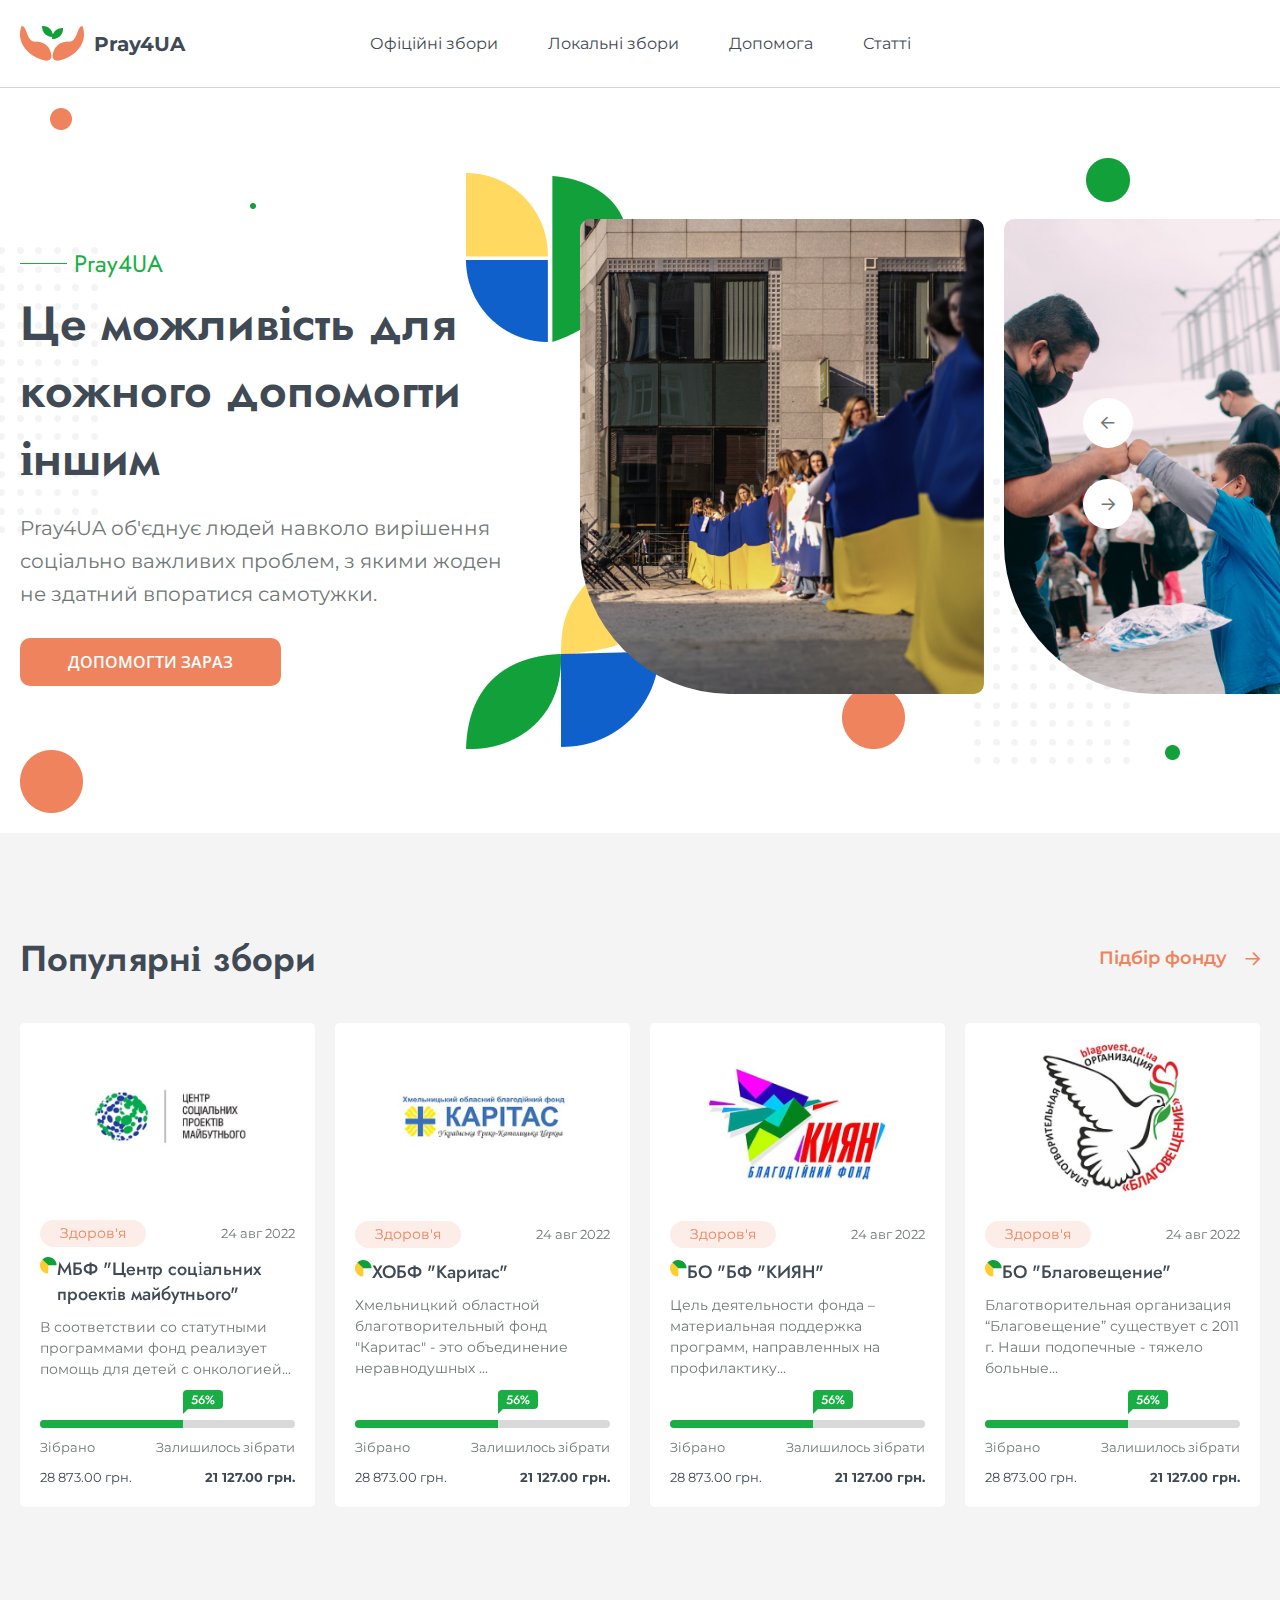
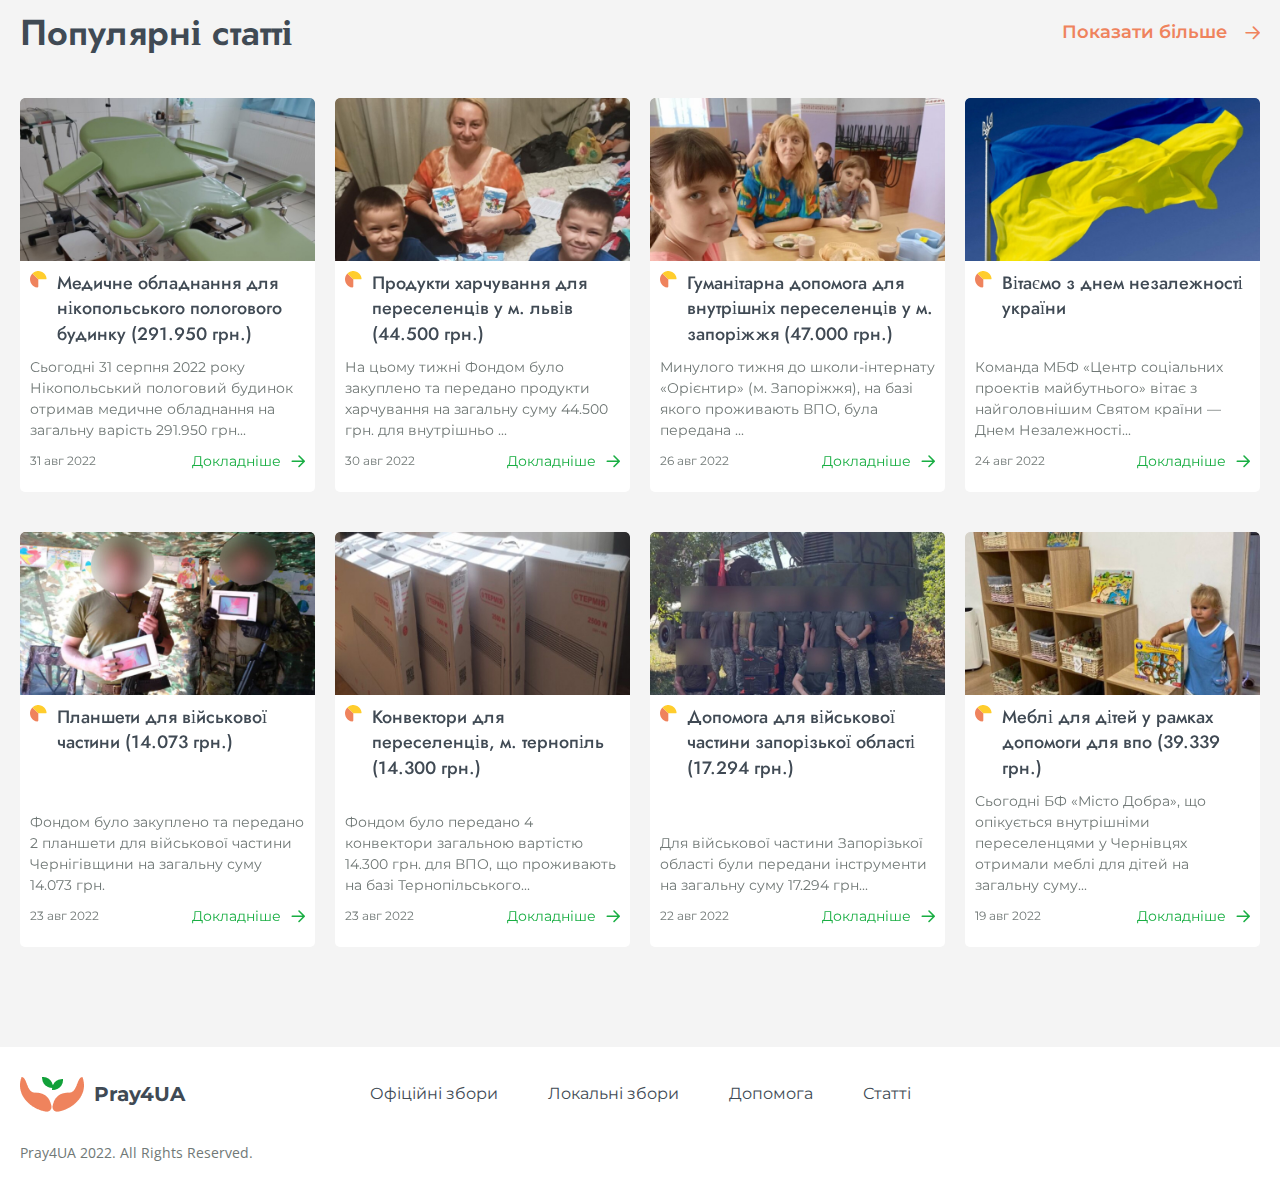
<file: index.html>
<!DOCTYPE html>
<html lang="en">

<head>
	<meta charset="UTF-8">
	<meta http-equiv="X-UA-Compatible" content="IE=edge">
	<meta name="viewport" content="width=device-width, initial-scale=1.0">
	<link rel="stylesheet" href="css/style.css">
	<link rel="stylesheet" href="css/iconsfonts.css">
	<link rel="stylesheet" href="https://unpkg.com/swiper@8/swiper-bundle.min.css">
	<title>Document</title>
</head>

<body>
	<div class="wrapper">
		<header class="header">
			<div class="header__content container">
				<a href="#" class="header__logo logo">
					<img src="img/header-footer/logo.png" alt="logo">
					<span>Pray4UA</span>
				</a>
				<div class="header__icon">
					<span></span>
				</div>
				<nav class="header__menu menu">
					<ul class="menu__list">
						<li>
							<a href="#" class="menu__link">Офіційні збори</a>
						</li>
						<li>
							<a href="#" class="menu__link">Локальні збори</a>
						</li>
						<li>
							<a href="#" class="menu__link">Допомога</a>
						</li>
						<li>
							<a href="#" class="menu__link">Статті</a>
						</li>
					</ul>
				</nav>
			</div>
		</header>
		<main>
			<div class="top-block">
				<div class="top-block__slider slider-top-block">
					<div class="slider-top-block__container swiper-container">
						<div class="slider-top-block__wrapper swiper-wrapper">
							<div class="slider-top-block__slide swiper-slide">
								<img src="img/main-page/top-block/photo1.jpg" alt="photo">
							</div>
							<div class="slider-top-block__slide swiper-slide">
								<img src="img/main-page/top-block/photo2.jpg" alt="photo">
							</div>
							<div class="slider-top-block__slide swiper-slide">
								<img src="img/main-page/top-block/photo3.jpg" alt="photo">
							</div>
							<div class="slider-top-block__slide swiper-slide">
								<img src="img/main-page/top-block/photo4.jpg" alt="photo">
							</div>
						</div>
						<div class="swiper-button-prev _icon-vector-all"></div>
						<div class="swiper-button-next _icon-vector-all"></div>
					</div>
				</div>
				<div class="top-block__content container">
					<div class="top-block__left">
						<div class="top-block__name">Pray4UA</div>
						<div class="top-block__headline headline">
							<h1>Це можливість для кожного допомогти іншим</h1>
						</div>
						<div class="top-block__text">Pray4UA об'єднує людей навколо вирішення соціально важливих проблем, з
							якими жоден не здатний впоратися самотужки.
						</div>
						<a href="#" class="top-block__btn btn">Допомогти зараз</a>
					</div>
				</div>
			</div>
			<div class="items">
				<div class="items__dues-wrapper">
					<div class="items__content container">
						<div class="items__dues dues">
							<div class="dues__header items-header">
								<div class="items-header__headline-h2 headline-h2">
									<h2>Популярні збори</h2>
								</div>
								<a href="#popup" class="popup-link">Підбір фонду <span class="_icon-vector-all"></span></a>
							</div>
							<div class="dues__container items-slider swiper-container">
								<div class="dues__items swiper-wrapper">
									<div class="dues__due due swiper-slide">
										<a href="#" class="due__image">
											<img src="img/main-page/dues/item1.jpg" alt="due">
										</a>
										<div class="due__body">
											<div class="due__header">
												<span class="due__category">Здоров'я</span>
												<span class="due__date">24 авг 2022</span>
											</div>
											<div class="due__middle">
												<a href="#" class="due__headline">МБФ "Центр соціальних
													проектів майбутнього"</a>
												<div class="due__text">В соответствии со статутными программами фонд реализует
													помощь
													для
													детей с онкологией...</div>
											</div>
											<div class="due__footer">
												<div class="due__progress">
													<div class="due__window-progress">56%</div>
												</div>
												<div class="due__report">
													<div class="due__done">
														<span>Зiбрано</span>
														<span>28 873.00 грн.</span>
													</div>
													<div class="due__left">
														<span>Залишилось зiбрати</span>
														<span>21 127.00 грн.</span>
													</div>
												</div>
											</div>
										</div>
									</div>
									<div class="dues__due due swiper-slide">
										<a href="#" class="due__image">
											<img src="img/main-page/dues/item2.jpg" alt="due">
										</a>
										<div class="due__body">
											<div class="due__header">
												<span class="due__category">Здоров'я</span>
												<span class="due__date">24 авг 2022</span>
											</div>
											<div class="due__middle">
												<a href="#" class="due__headline">ХОБФ "Каритас"</a>
												<div class="due__text">Хмельницкий областной благотворительный фонд "Каритас" - это
													объединение неравнодушных ...</div>
											</div>
											<div class="due__footer">
												<div class="due__progress">
													<div class="due__window-progress">56%</div>
												</div>
												<div class="due__report">
													<div class="due__done">
														<span>Зiбрано</span>
														<span>28 873.00 грн.</span>
													</div>
													<div class="due__left">
														<span>Залишилось зiбрати</span>
														<span>21 127.00 грн.</span>
													</div>
												</div>
											</div>
										</div>
									</div>
									<div class="dues__due due swiper-slide">
										<a href="#" class="due__image">
											<img src="img/main-page/dues/item3.jpg" alt="due">
										</a>
										<div class="due__body">
											<div class="due__header">
												<span class="due__category">Здоров'я</span>
												<span class="due__date">24 авг 2022</span>
											</div>
											<div class="due__middle">
												<a href="#" class="due__headline">БО "БФ "КИЯН"</a>
												<div class="due__text">Цель деятельности фонда – материальная поддержка программ,
													направленных на профилактику...</div>
											</div>
											<div class="due__footer">
												<div class="due__progress">
													<div class="due__window-progress">56%</div>
												</div>
												<div class="due__report">
													<div class="due__done">
														<span>Зiбрано</span>
														<span>28 873.00 грн.</span>
													</div>
													<div class="due__left">
														<span>Залишилось зiбрати</span>
														<span>21 127.00 грн.</span>
													</div>
												</div>
											</div>
										</div>
									</div>
									<div class="dues__due due due_last swiper-slide">
										<a href="#" class="due__image">
											<img src="img/main-page/dues/item4.jpg" alt="due">
										</a>
										<div class="due__body">
											<div class="due__header">
												<span class="due__category">Здоров'я</span>
												<span class="due__date">24 авг 2022</span>
											</div>
											<div class="due__middle">
												<a href="#" class="due__headline">БО "Благовещение"</a>
												<div class="due__text">Благотворительная организация “Благовещение” существует с
													2011
													г.
													Наши подопечные - тяжело больные...</div>
											</div>
											<div class="due__footer">
												<div class="due__progress">
													<div class="due__window-progress">56%</div>
												</div>
												<div class="due__report">
													<div class="due__done">
														<span>Зiбрано</span>
														<span>28 873.00 грн.</span>
													</div>
													<div class="due__left">
														<span>Залишилось зiбрати</span>
														<span>21 127.00 грн.</span>
													</div>
												</div>
											</div>
										</div>
									</div>
								</div>
								<div class="swiper-button-prev _icon-vector-all"></div>
								<div class="swiper-button-next _icon-vector-all"></div>
							</div>
						</div>
					</div>
					<div id="popup" class="popup">
						<div class="popup__body">
							<div class="popup__content">
								<a href="#" class="popup__close close-popup"></a>
								<div class="popup__logo">
									<img src="img/main-page/dues/logo.png" alt="logo">
								</div>
								<div class="popup__headline preheadline">
									<h3>Підбір фонду</h3>
								</div>
								<form action="#" class="popup__form">
									<input type="number" placeholder="Сума">
									<div class="popup__select-wrapper">
										<div class="api__select select" id="select-1">
											<button type="button" class="select__toggle" data-select="toggle">Категорія
											</button>
											<div class="select__dropdown">
												<ul class="select__options">
													<li class="select__option" data-select="option" data-value="" data-index="1">
														Здоров'я
													</li>
													<li class="select__option" data-select="option" data-value="" data-index="2">
														Социальная помощь
													</li>
												</ul>
											</div>
										</div>
									</div>
									<div class="popup__btn-wrapper">
										<button type="submit" class="popup__btn btn">Підбір фонду</button>
									</div>
								</form>
							</div>
						</div>
					</div>
				</div>
				<div class="items__content container">
					<div class="items__articles articles">
						<div class="articles__header items-header">
							<div class="items-header__headline-h2 headline-h2">
								<h2>Популярні статті</h2>
							</div>
							<a href="#">Показати більше <span class="_icon-vector-all"></span></a>
						</div>
						<div class="articles__items">
							<div class="articles__container items-slider swiper-container">
								<div class="articles__items-wrapper swiper-wrapper">
									<div class="articles__article-wrapper  swiper-slide">
										<div class="articles__article article">
											<a href="#" class="article__image">
												<img src="img/main-page/articles/news1.jpg" alt="due">
											</a>
											<div class="article__body">
												<a href="#" class="article__headline">
													Медичне обладнання для нікопольського
													пологового будинку (291.950 грн.)
												</a>
												<div class="article__body-wrapper">
													<div class="article__text">
														Сьогодні 31 серпня 2022 року Нікопольський пологовий
														будинок отримав медичне обладнання на загальну варість 291.950 грн...
													</div>
													<div class="article__footer">
														<span class="article__date">
															31 авг 2022
														</span>
														<a href="#" class="article__view">
															Докладніше <span class="_icon-vector-all"></span>
														</a>
													</div>
												</div>
											</div>
										</div>
									</div>
									<div class="articles__article-wrapper  swiper-slide">
										<div class="articles__article article">
											<a href="#" class="article__image">
												<img src="img/main-page/articles/news2.jpg" alt="due">
											</a>
											<div class="article__body">
												<a href="#" class="article__headline">
													Продукти харчування для переселенців у м. львів (44.500
													грн.)
												</a>
												<div class="article__body-wrapper">
													<div class="article__text">
														На цьому тижні Фондом було закуплено та передано продукти харчування на
														загальну
														суму 44.500 грн. для внутрішньо ...
													</div>
													<div class="article__footer">
														<span class="article__date">
															30 авг 2022
														</span>
														<a href="#" class="article__view">
															Докладніше <span class="_icon-vector-all"></span>
														</a>
													</div>
												</div>
											</div>
										</div>
									</div>
									<div class="articles__article-wrapper  swiper-slide">
										<div class="articles__article article">
											<a href="#" class="article__image">
												<img src="img/main-page/articles/news3.jpg" alt="due">
											</a>
											<div class="article__body">
												<a href="#" class="article__headline">
													Гуманітарна допомога для
													внутрішніх переселенців у м. запоріжжя (47.000 грн.)
												</a>
												<div class="article__body-wrapper">
													<div class="article__text">
														Минулого тижня до школи-інтернату «Орієнтир» (м. Запоріжжя), на базі якого
														проживають ВПО, була передана ...
													</div>
													<div class="article__footer">
														<span class="article__date">
															26 авг 2022
														</span>
														<a href="#" class="article__view">
															Докладніше <span class="_icon-vector-all"></span>
														</a>
													</div>
												</div>
											</div>
										</div>
									</div>
									<div class="articles__article-wrapper  swiper-slide">
										<div class="articles__article article">
											<a href="#" class="article__image">
												<img src="img/main-page/articles/news4.jpg" alt="due">
											</a>
											<div class="article__body">
												<a href="#" class="article__headline">
													Вітаємо з днем незалежності україни
												</a>
												<div class="article__body-wrapper">
													<div class="article__text">
														Команда МБФ «Центр соціальних проектів майбутнього» вітає з найголовнішим
														Святом
														країни — Днем Незалежності...
													</div>
													<div class="article__footer">
														<span class="article__date">
															24 авг 2022
														</span>
														<a href="#" class="article__view">
															Докладніше <span class="_icon-vector-all"></span>
														</a>
													</div>
												</div>
											</div>
										</div>
									</div>
									<div class="articles__article-wrapper  swiper-slide">
										<div class="articles__article article">
											<a href="#" class="article__image">
												<img src="img/main-page/articles/news5.jpg" alt="due">
											</a>
											<div class="article__body">
												<a href="#" class="article__headline">
													Планшети для військової частини (14.073 грн.)
												</a>
												<div class="article__body-wrapper">
													<div class="article__text">
														Фондом було закуплено та передано 2 планшети для військової частини
														Чернігівщини
														на загальну суму 14.073 грн.
													</div>
													<div class="article__footer">
														<span class="article__date">
															23 авг 2022
														</span>
														<a href="#" class="article__view">
															Докладніше <span class="_icon-vector-all"></span>
														</a>
													</div>
												</div>
											</div>
										</div>
									</div>
									<div class="articles__article-wrapper  swiper-slide">
										<div class="articles__article article">
											<a href="#" class="article__image">
												<img src="img/main-page/articles/news6.jpg" alt="due">
											</a>
											<div class="article__body">
												<a href="#" class="article__headline">
													Конвектори для переселенців, м. тернопіль (14.300 грн.)
												</a>
												<div class="article__body-wrapper">
													<div class="article__text">
														Фондом було передано 4 конвектори загальною вартістю 14.300 грн. для ВПО, що
														проживають на базі Тернопільського...
													</div>
													<div class="article__footer">
														<span class="article__date">
															23 авг 2022
														</span>
														<a href="#" class="article__view">
															Докладніше <span class="_icon-vector-all"></span>
														</a>
													</div>
												</div>
											</div>
										</div>
									</div>
									<div class="articles__article-wrapper  swiper-slide">
										<div class="articles__article article">
											<a href="#" class="article__image">
												<img src="img/main-page/articles/news7.jpg" alt="due">
											</a>
											<div class="article__body">
												<a href="#" class="article__headline">
													Допомога для військової частини запорізької області (17.294 грн.)
												</a>
												<div class="article__body-wrapper">
													<div class="article__text">
														Для військової частини Запорізької області були передани інструменти на
														загальну
														суму 17.294 грн...
													</div>
													<div class="article__footer">
														<span class="article__date">
															22 авг 2022
														</span>
														<a href="#" class="article__view">
															Докладніше <span class="_icon-vector-all"></span>
														</a>
													</div>
												</div>
											</div>
										</div>
									</div>
									<div class="articles__article-wrapper  swiper-slide">
										<div class="articles__article article">
											<a href="#" class="article__image">
												<img src="img/main-page/articles/news8.jpg" alt="due">
											</a>
											<div class="article__body">
												<a href="#" class="article__headline">
													Меблі для дітей у рамках допомоги для впо (39.339 грн.)
												</a>
												<div class="article__body-wrapper">
													<div class="article__text">
														Сьогодні БФ «Місто Добра», що опікується внутрішніми переселенцями у Чернівцях
														отримали меблі для дітей на загальну суму...
													</div>
													<div class="article__footer">
														<span class="article__date">
															19 авг 2022
														</span>
														<a href="#" class="article__view">
															Докладніше <span class="_icon-vector-all"></span>
														</a>
													</div>
												</div>
											</div>
										</div>
									</div>
								</div>
								<div class="swiper-button-prev _icon-vector-all"></div>
								<div class="swiper-button-next _icon-vector-all"></div>
							</div>
						</div>
					</div>
				</div>
			</div>
		</main>
		<footer class="footer">
			<div class="footer__content container">
				<div class="footer__top">
					<a href="#" class="footer__logo logo">
						<img src="img/header-footer/logo.png" alt="logo">
						<span>Pray4UA</span>
					</a>
					<nav class="footer__menu menu">
						<ul class="menu__list">
							<li>
								<a href="#" class="menu__link">Офіційні збори</a>
							</li>
							<li>
								<a href="#" class="menu__link">Локальні збори</a>
							</li>
							<li>
								<a href="#" class="menu__link">Допомога</a>
							</li>
							<li>
								<a href="#" class="menu__link">Статті</a>
							</li>
						</ul>
					</nav>
				</div>
				<div class="footer__bottom">
					Pray4UA 2022. All Rights Reserved.
				</div>
			</div>
		</footer>
	</div>
	<script src="https://unpkg.com/swiper@8/swiper-bundle.min.js"></script>
	<script src="js/swiper.js"></script>
	<script src="js/select.js"></script>
	<script src="js/script.js"></script>
</body>

</html>
</file>
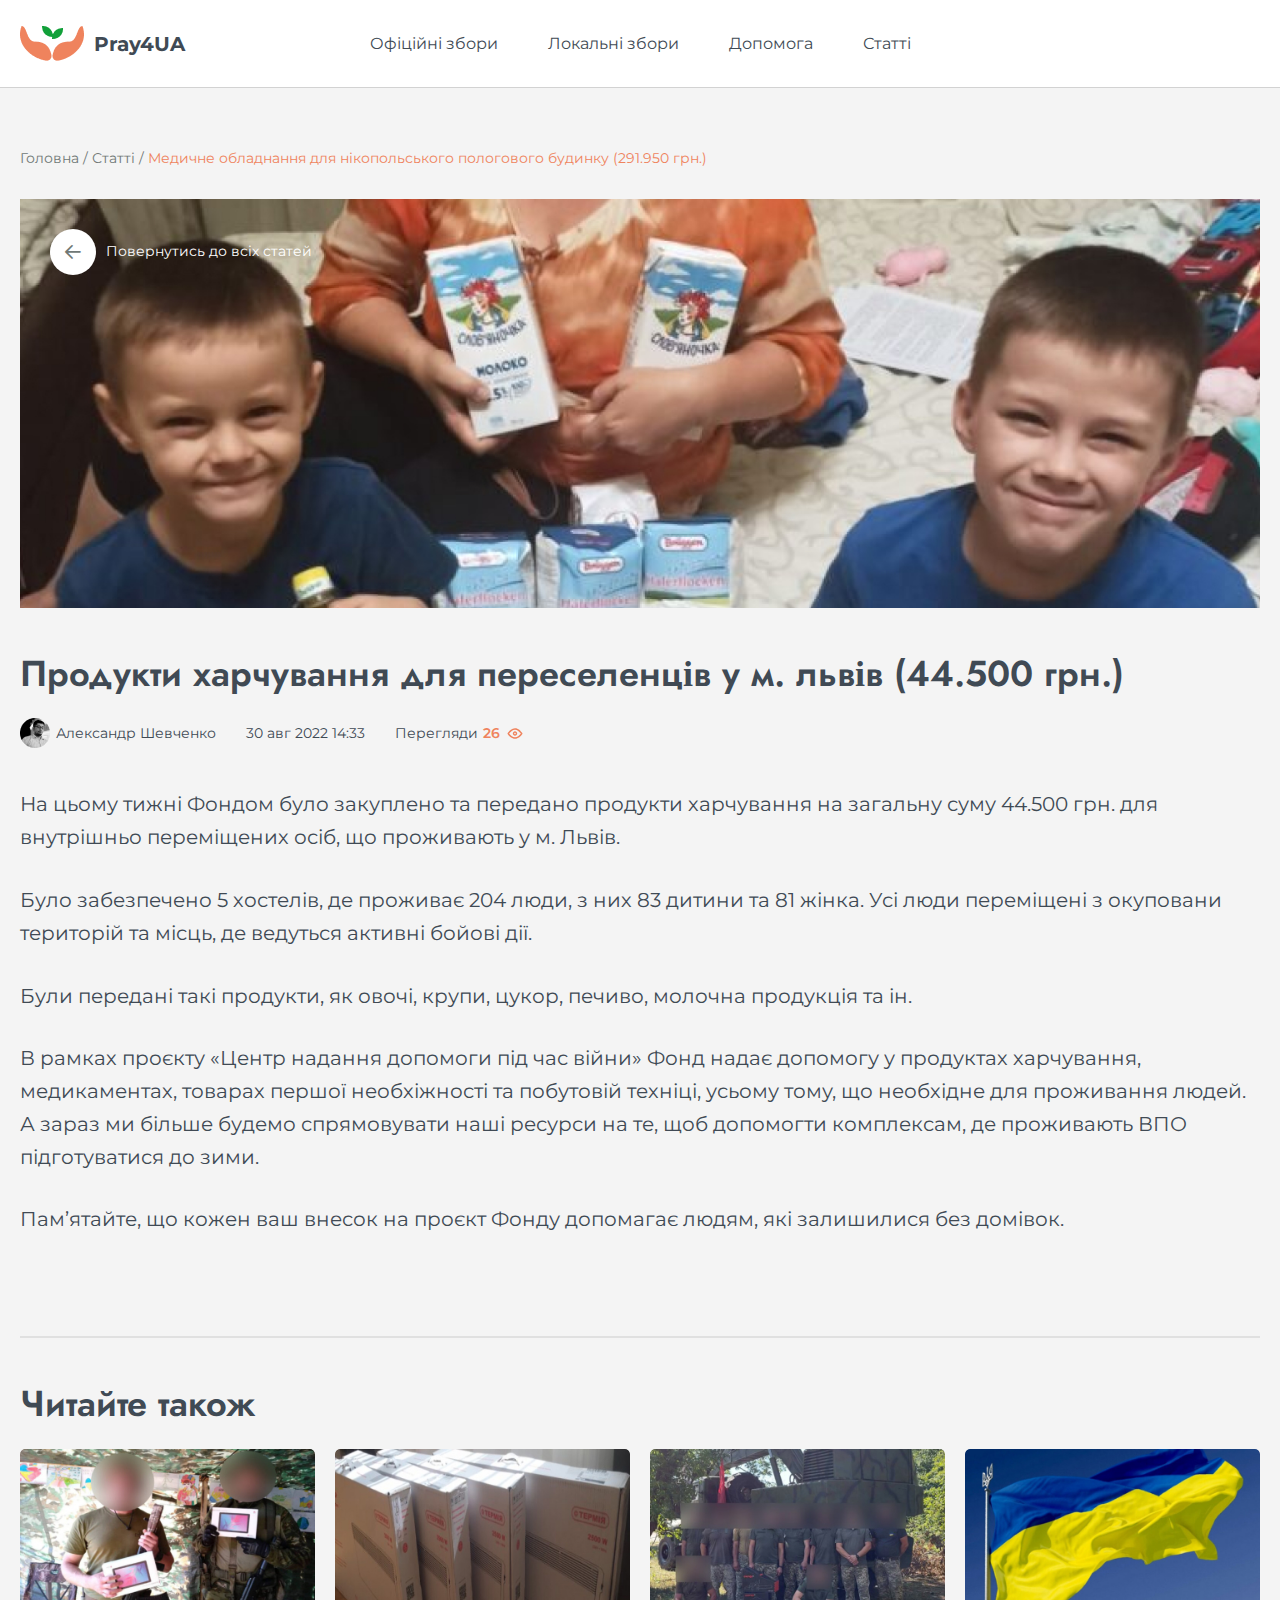
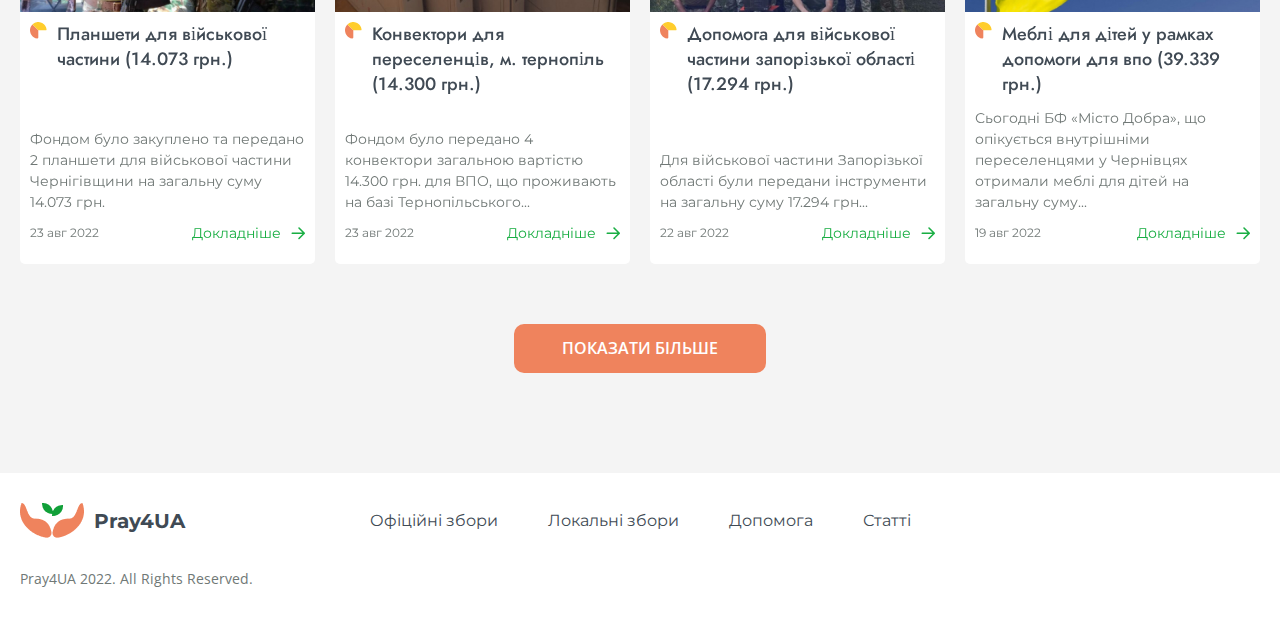
<file: html/article-item.html>
<!DOCTYPE html>
<html lang="en">

<head>
	<meta charset="UTF-8">
	<meta http-equiv="X-UA-Compatible" content="IE=edge">
	<meta name="viewport" content="width=device-width, initial-scale=1.0">
	<link rel="stylesheet" href="../css/style.css">
	<link rel="stylesheet" href="../css/iconsfonts.css">
	<link rel="stylesheet" href="https://unpkg.com/swiper@8/swiper-bundle.min.css">
	<title>Document</title>
</head>

<body>
	<div class="wrapper">
		<header class="header">
			<div class="header__content container">
				<a href="#" class="header__logo logo">
					<img src="../img/header-footer/logo.png" alt="logo">
					<span>Pray4UA</span>
				</a>
				<div class="header__icon">
					<span></span>
				</div>
				<nav class="header__menu menu">
					<ul class="menu__list">
						<li>
							<a href="#" class="menu__link">Офіційні збори</a>
						</li>
						<li>
							<a href="#" class="menu__link">Локальні збори</a>
						</li>
						<li>
							<a href="#" class="menu__link">Допомога</a>
						</li>
						<li>
							<a href="#" class="menu__link">Статті</a>
						</li>
					</ul>
				</nav>
			</div>
		</header>
		<main class="article-item__main">
			<div class="article-item__pages pages">
				<div class="container">
					<a href="#" class="pages__link">Головна</a><span>/</span><a href="#"
						class="pages__link">Статті</a><span>/</span><a href="#" class="pages__link pages__link_active">Медичне
						обладнання для нікопольського пологового будинку (291.950 грн.)</a>
				</div>
			</div>
			<div class="article-item__image image">
				<div class="image__content container">
					<div class="image__background">
						<img src="../img/article-item-page/image/img.jpg" alt="photo">
						<a href="#" class="image__back">
							<span class="_icon-vector-all"></span>
							Повернутись до всіх статей
						</a>
					</div>
				</div>
			</div>
			<div class="article-item__text text">
				<div class="text__content container">
					<div class="text__headline-h2 headline-h2">
						<h2>Продукти харчування для переселенців у м. львів (44.500 грн.)</h2>
					</div>
					<div class="text__header">
						<div class="text__header-name">
							<img src="../img/article-item-page/text/ava.png" alt="ava">
							<span>Александр Шевченко</span>
						</div>
						<div class="text__header-dates">
							<span>30 авг 2022 14:33</span>
						</div>
						<div class="text__header-views">
							Перегляди
							<span>26</span>
						</div>
					</div>
					<div class="text__main">
						<p>На цьому тижні Фондом було закуплено та передано продукти харчування на загальну суму 44.500 грн.
							для внутрішньо переміщених осіб, що проживають у м. Львів.
						</p>
						<p>Було забезпечено 5 хостелів, де проживає 204 люди, з них 83 дитини та 81 жінка. Усі люди переміщені
							з окуповани територій та місць, де ведуться активні бойові дії.</p>
						<p>Були передані такі продукти, як овочі, крупи, цукор, печиво, молочна продукція та ін.
						</p>
						<p>В рамках проєкту «Центр надання допомоги під час війни» Фонд надає допомогу у продуктах харчування,
							медикаментах, товарах першої необхіжності та побутовій техніці, усьому тому, що необхідне для
							проживання людей. А зараз ми більше будемо спрямовувати наші ресурси на те, щоб допомогти
							комплексам, де проживають ВПО підготуватися до зими.
						</p>
						<p>Пам’ятайте, що кожен ваш внесок на проєкт Фонду допомагає людям, які залишилися без домівок.</p>
					</div>
				</div>
			</div>
			<div class="article-item__similar-articles similar-articles">
				<div class="similar-articles__content container">
					<div class="text__headline-h2 headline-h2">
						<h2>Читайте також</h2>
					</div>
					<div class="articles__items">
						<div class="articles__container items-slider swiper-container">
							<div class="articles__items-wrapper swiper-wrapper">
								<div class="articles__article-wrapper  swiper-slide">
									<div class="articles__article article">
										<a href="#" class="article__image">
											<img src="../img/main-page/articles/news5.jpg" alt="due">
										</a>
										<div class="article__body">
											<a href="#" class="article__headline">
												Планшети для військової частини (14.073 грн.)
											</a>
											<div class="article__body-wrapper">
												<div class="article__text">
													Фондом було закуплено та передано 2 планшети для військової частини Чернігівщини
													на загальну суму 14.073 грн.
												</div>
												<div class="article__footer">
													<span class="article__date">
														23 авг 2022
													</span>
													<a href="#" class="article__view">
														Докладніше <span class="_icon-vector-all"></span>
													</a>
												</div>
											</div>
										</div>
									</div>
								</div>
								<div class="articles__article-wrapper  swiper-slide">
									<div class="articles__article article">
										<a href="#" class="article__image">
											<img src="../img/main-page/articles/news6.jpg" alt="due">
										</a>
										<div class="article__body">
											<a href="#" class="article__headline">
												Конвектори для переселенців, м. тернопіль (14.300 грн.)
											</a>
											<div class="article__body-wrapper">
												<div class="article__text">
													Фондом було передано 4 конвектори загальною вартістю 14.300 грн. для ВПО, що
													проживають на базі Тернопільського...
												</div>
												<div class="article__footer">
													<span class="article__date">
														23 авг 2022
													</span>
													<a href="#" class="article__view">
														Докладніше <span class="_icon-vector-all"></span>
													</a>
												</div>
											</div>
										</div>
									</div>
								</div>
								<div class="articles__article-wrapper  swiper-slide">
									<div class="articles__article article">
										<a href="#" class="article__image">
											<img src="../img/main-page/articles/news7.jpg" alt="due">
										</a>
										<div class="article__body">
											<a href="#" class="article__headline">
												Допомога для військової частини запорізької області (17.294 грн.)
											</a>
											<div class="article__body-wrapper">
												<div class="article__text">
													Для військової частини Запорізької області були передани інструменти на загальну
													суму 17.294 грн...
												</div>
												<div class="article__footer">
													<span class="article__date">
														22 авг 2022
													</span>
													<a href="#" class="article__view">
														Докладніше <span class="_icon-vector-all"></span>
													</a>
												</div>
											</div>
										</div>
									</div>
								</div>
								<div class="articles__article-wrapper  swiper-slide">
									<div class="articles__article article">
										<a href="#" class="article__image">
											<img src="../img/main-page/articles/news4.jpg" alt="due">
										</a>
										<div class="article__body">
											<a href="#" class="article__headline">
												Меблі для дітей у рамках допомоги для впо (39.339 грн.)
											</a>
											<div class="article__body-wrapper">
												<div class="article__text">
													Сьогодні БФ «Місто Добра», що опікується внутрішніми переселенцями у Чернівцях
													отримали меблі для дітей на загальну суму...
												</div>
												<div class="article__footer">
													<span class="article__date">
														19 авг 2022
													</span>
													<a href="#" class="article__view">
														Докладніше <span class="_icon-vector-all"></span>
													</a>
												</div>
											</div>
										</div>
									</div>
								</div>
							</div>
							<div class="swiper-button-prev _icon-vector-all"></div>
							<div class="swiper-button-next _icon-vector-all"></div>
						</div>
					</div>
					<div class="similar-articles__btn-wrapper">
						<a href="#" class="similar-articles__btn btn">
							Показати більше
						</a>
					</div>
				</div>
			</div>
		</main>
		<footer class="footer">
			<div class="footer__content container">
				<div class="footer__top">
					<a href="#" class="footer__logo logo">
						<img src="../img/header-footer/logo.png" alt="logo">
						<span>Pray4UA</span>
					</a>
					<nav class="footer__menu menu">
						<ul class="menu__list">
							<li>
								<a href="#" class="menu__link">Офіційні збори</a>
							</li>
							<li>
								<a href="#" class="menu__link">Локальні збори</a>
							</li>
							<li>
								<a href="#" class="menu__link">Допомога</a>
							</li>
							<li>
								<a href="#" class="menu__link">Статті</a>
							</li>
						</ul>
					</nav>
				</div>
				<div class="footer__bottom">
					Pray4UA 2022. All Rights Reserved.
				</div>
			</div>
		</footer>
	</div>
	<script src="https://unpkg.com/swiper@8/swiper-bundle.min.js"></script>
	<script src="../js/swiper.js"></script>
	<script src="../js/select.js"></script>
	<script src="../js/script.js"></script>
</body>

</html>
</file>
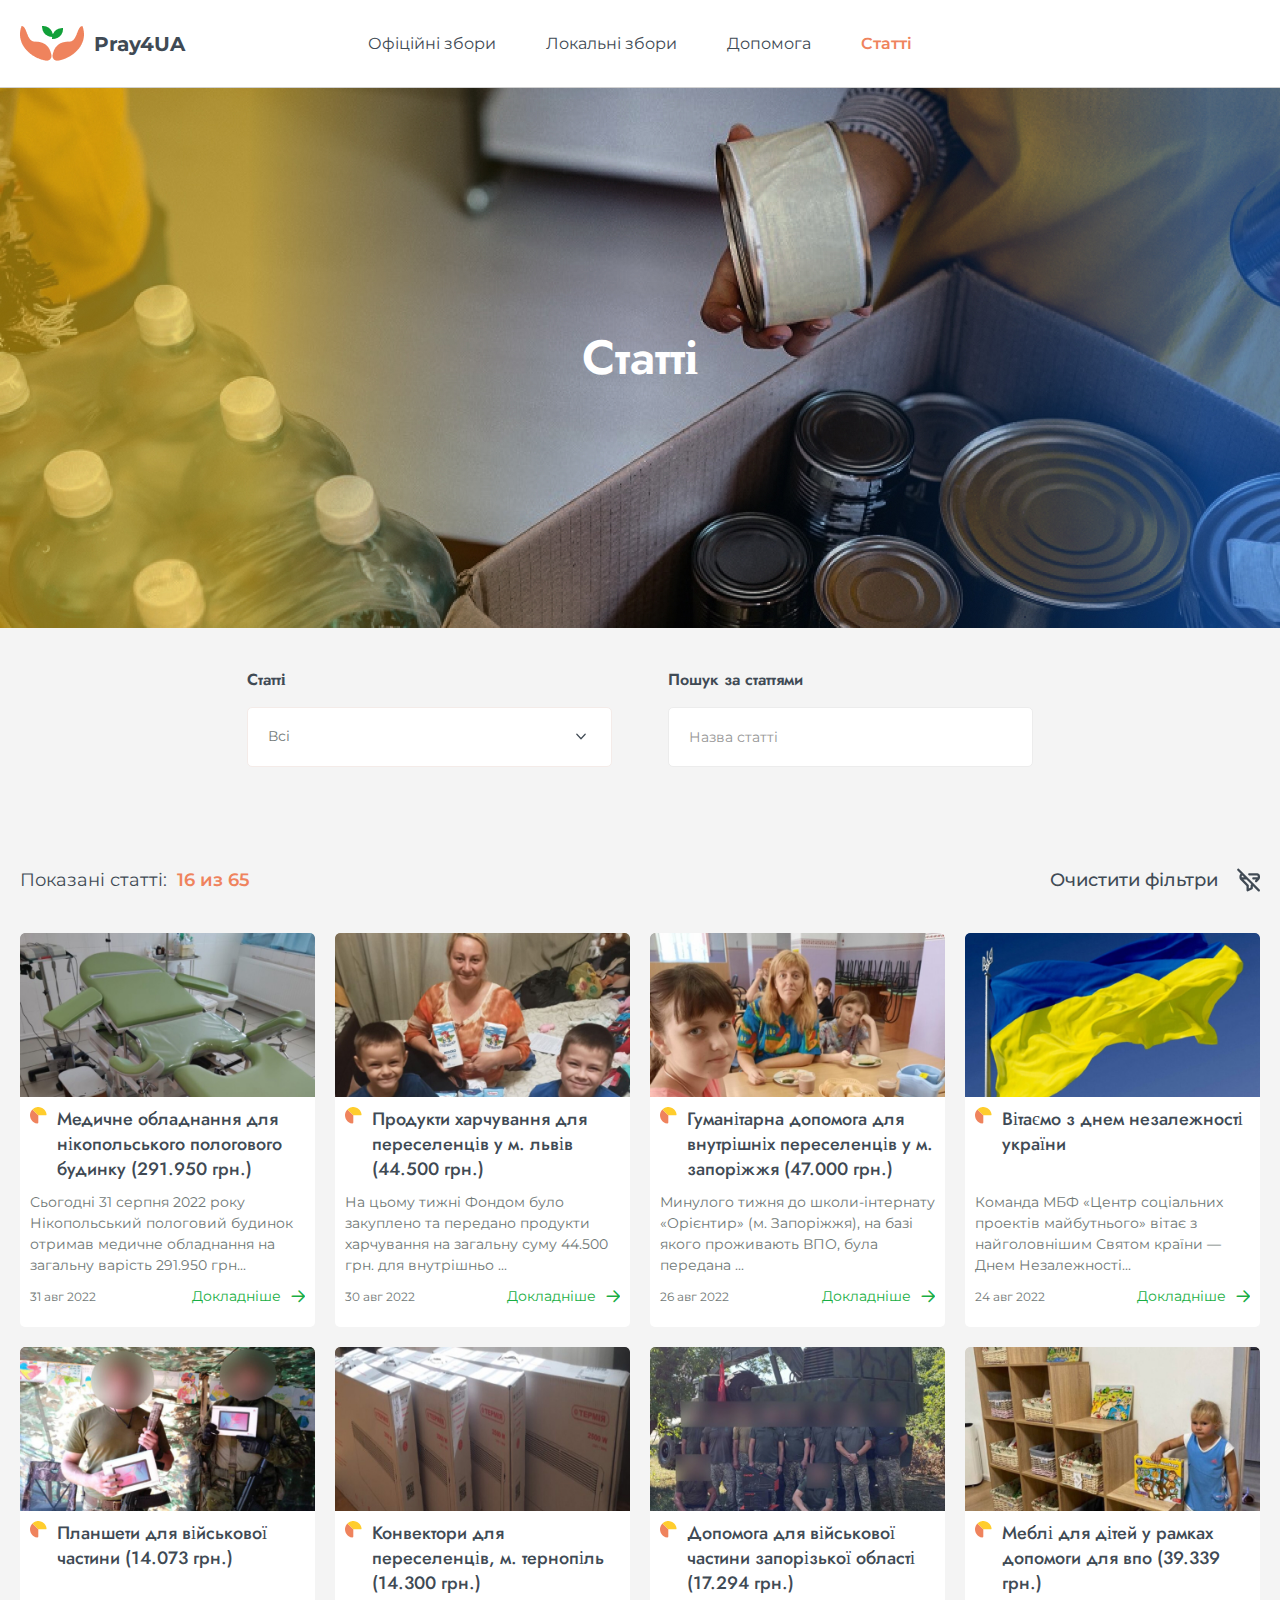
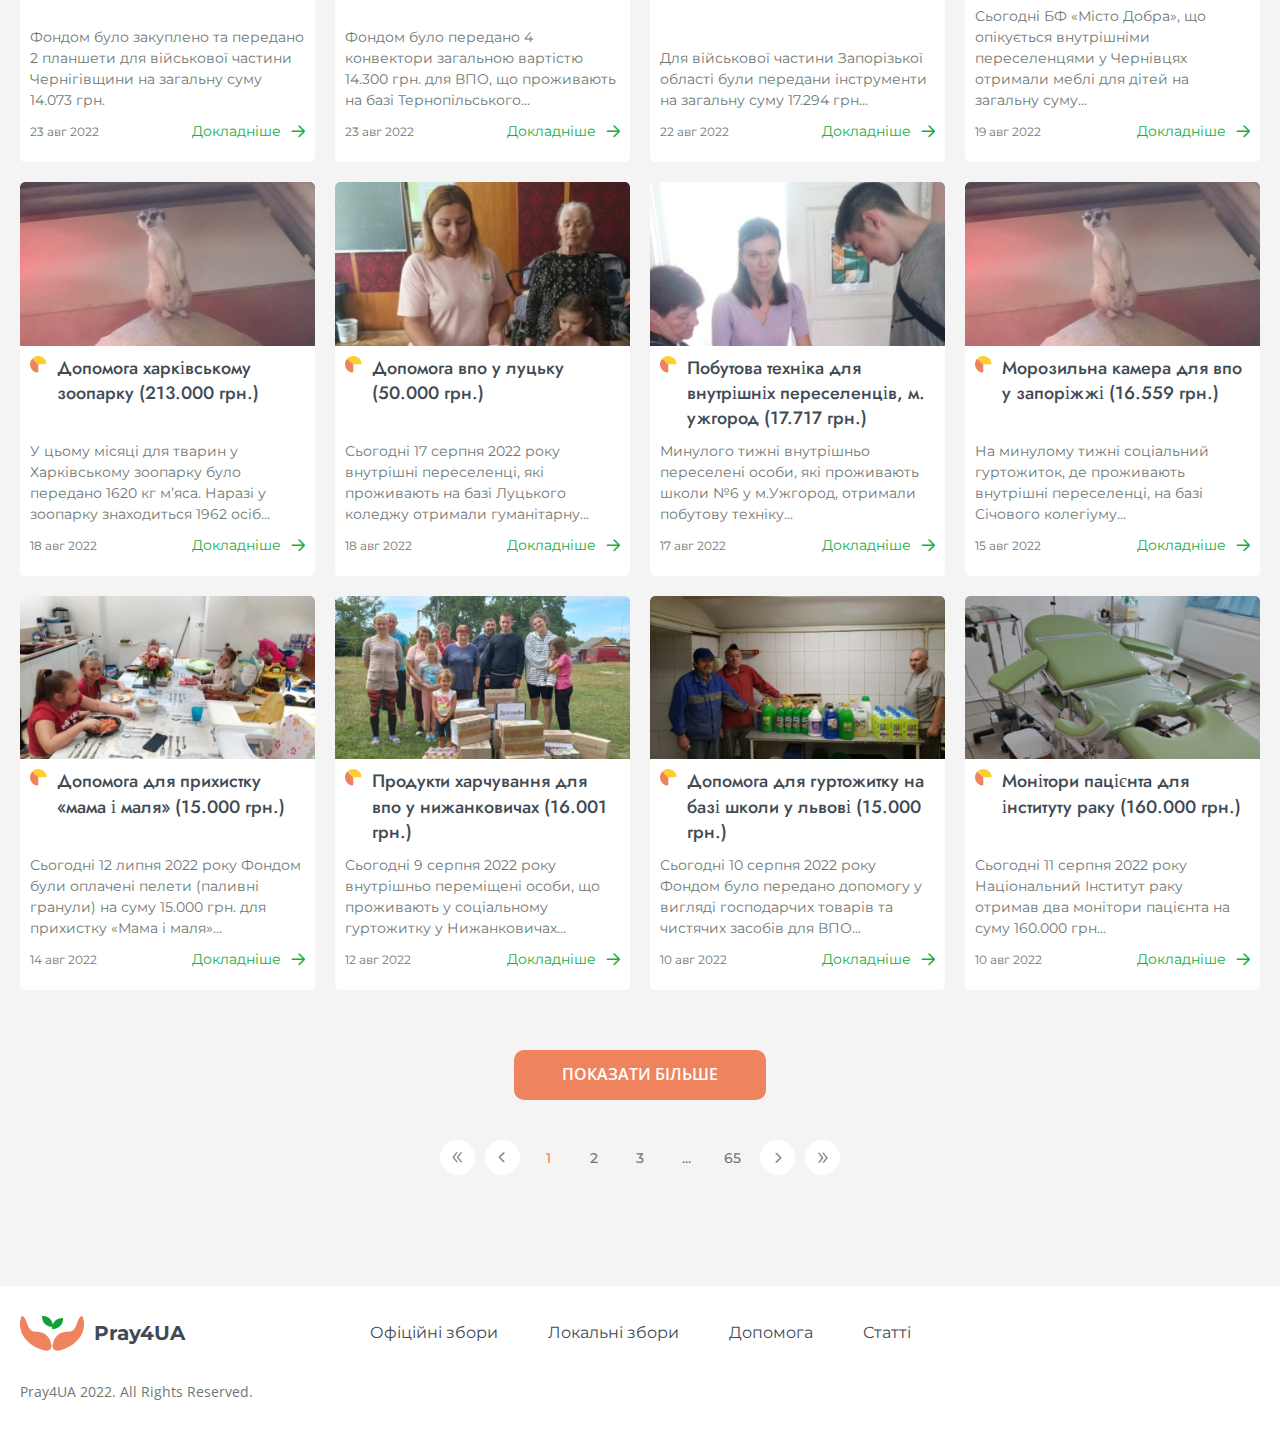
<file: html/articles.html>
<!DOCTYPE html>
<html lang="en">

<head>
	<meta charset="UTF-8">
	<meta http-equiv="X-UA-Compatible" content="IE=edge">
	<meta name="viewport" content="width=device-width, initial-scale=1.0">
	<link rel="stylesheet" href="../css/style.css">
	<link rel="stylesheet" href="../css/iconsfonts.css">
	<title>Document</title>
</head>

<body>
	<div class="wrapper">
		<header class="header">
			<div class="header__content container">
				<a href="#" class="header__logo logo">
					<img src="../img/header-footer/logo.png" alt="logo">
					<span>Pray4UA</span>
				</a>
				<div class="header__icon">
					<span></span>
				</div>
				<nav class="header__menu menu">
					<ul class="menu__list">
						<li>
							<a href="#" class="menu__link">Офіційні збори</a>
						</li>
						<li>
							<a href="#" class="menu__link">Локальні збори</a>
						</li>
						<li>
							<a href="#" class="menu__link">Допомога</a>
						</li>
						<li>
							<a href="#" class="menu__link menu__link_active">Статті</a>
						</li>
					</ul>
				</nav>
			</div>
		</header>
		<main>
			<div class="articles-page__banner banner">
				<div class="banner__headline headline">
					<h1>Статті</h1>
				</div>
			</div>
			<div class="articles-page">
				<div class="articles-page__content container">
					<form action="#" class="articles-page__settings settings">
						<div class="settings__setting-item">
							<span>Статті</span>
							<div class="settings__select-wrapper">
								<div class="settings__select select" id="select-4">
									<button type="button" class="select__toggle" data-select="toggle">Всі
									</button>
									<div class="select__dropdown">
										<ul class="select__options">
											<li class="select__option select__option_selected" data-select="option" data-value=""
												data-index="1">
												Всі
											</li>
											<li class="select__option" data-select="option" data-value="" data-index="2">
												lorem
											</li>
											<li class="select__option" data-select="option" data-value="" data-index="3">
												lorem
											</li>
										</ul>
									</div>
								</div>
							</div>
						</div>
						<div class="settings__setting-item">
							<span>Пошук за статтями</span>
							<div class="settings__input-wrapper">
								<input type="text" class="settings__input input" placeholder="Назва статті">
							</div>
						</div>
					</form>
					<div class="articles-page__items items-points">
						<div class="items-points__header">
							<div class="items-points__show">
								Показані статті:
								<div class="items-points__show-output">
									<span class="items-points__from">16</span>
									из
									<span class="items-points__to">65</span>
								</div>
							</div>
							<div class="items-points__filter">
								<a href="#"><span>Очистити фільтри</span></a>
							</div>
						</div>
						<div class="items-points__content">
							<div class="items-points__row">
								<div class="items-points__column">
									<div class="items-points__article article">
										<a href="#" class="article__image">
											<img src="../img/main-page/articles/news1.jpg" alt="due">
										</a>
										<div class="article__body">
											<a href="#" class="article__headline">
												Медичне обладнання для нікопольського
												пологового будинку (291.950 грн.)
											</a>
											<div class="article__body-wrapper">
												<div class="article__text">
													Сьогодні 31 серпня 2022 року Нікопольський пологовий
													будинок отримав медичне обладнання на загальну варість 291.950 грн...
												</div>
												<div class="article__footer">
													<span class="article__date">
														31 авг 2022
													</span>
													<a href="#" class="article__view">
														Докладніше <span class="_icon-vector-all"></span>
													</a>
												</div>
											</div>
										</div>
									</div>
								</div>
								<div class="items-points__column">
									<div class="items-points__article article">
										<a href="#" class="article__image">
											<img src="../img/main-page/articles/news2.jpg" alt="due">
										</a>
										<div class="article__body">
											<a href="#" class="article__headline">
												Продукти харчування для переселенців у м. львів (44.500
												грн.)
											</a>
											<div class="article__body-wrapper">
												<div class="article__text">
													На цьому тижні Фондом було закуплено та передано продукти харчування на
													загальну
													суму 44.500 грн. для внутрішньо ...
												</div>
												<div class="article__footer">
													<span class="article__date">
														30 авг 2022
													</span>
													<a href="#" class="article__view">
														Докладніше <span class="_icon-vector-all"></span>
													</a>
												</div>
											</div>
										</div>
									</div>
								</div>
								<div class="items-points__column items-points__column_992">
									<div class="items-points__article article">
										<a href="#" class="article__image">
											<img src="../img/main-page/articles/news3.jpg" alt="due">
										</a>
										<div class="article__body">
											<a href="#" class="article__headline">
												Гуманітарна допомога для
												внутрішніх переселенців у м. запоріжжя (47.000 грн.)
											</a>
											<div class="article__body-wrapper">
												<div class="article__text">
													Минулого тижня до школи-інтернату «Орієнтир» (м. Запоріжжя), на базі якого
													проживають ВПО, була передана ...
												</div>
												<div class="article__footer">
													<span class="article__date">
														26 авг 2022
													</span>
													<a href="#" class="article__view">
														Докладніше <span class="_icon-vector-all"></span>
													</a>
												</div>
											</div>
										</div>
									</div>
								</div>
								<div class="items-points__column items-points__column_1200">
									<div class="items-points__article article">
										<a href="#" class="article__image">
											<img src="../img/main-page/articles/news4.jpg" alt="due">
										</a>
										<div class="article__body">
											<a href="#" class="article__headline">
												Вітаємо з днем незалежності україни
											</a>
											<div class="article__body-wrapper">
												<div class="article__text">
													Команда МБФ «Центр соціальних проектів майбутнього» вітає з найголовнішим
													Святом
													країни — Днем Незалежності...
												</div>
												<div class="article__footer">
													<span class="article__date">
														24 авг 2022
													</span>
													<a href="#" class="article__view">
														Докладніше <span class="_icon-vector-all"></span>
													</a>
												</div>
											</div>
										</div>
									</div>
								</div>
							</div>
							<div class="items-points__row">
								<div class="items-points__column">
									<div class="items-points__article article">
										<a href="#" class="article__image">
											<img src="../img/main-page/articles/news5.jpg" alt="due">
										</a>
										<div class="article__body">
											<a href="#" class="article__headline">
												Планшети для військової частини (14.073 грн.)
											</a>
											<div class="article__body-wrapper">
												<div class="article__text">
													Фондом було закуплено та передано 2 планшети для військової частини
													Чернігівщини
													на загальну суму 14.073 грн.
												</div>
												<div class="article__footer">
													<span class="article__date">
														23 авг 2022
													</span>
													<a href="#" class="article__view">
														Докладніше <span class="_icon-vector-all"></span>
													</a>
												</div>
											</div>
										</div>
									</div>
								</div>
								<div class="items-points__column">
									<div class="items-points__article article">
										<a href="#" class="article__image">
											<img src="../img/main-page/articles/news6.jpg" alt="due">
										</a>
										<div class="article__body">
											<a href="#" class="article__headline">
												Конвектори для переселенців, м. тернопіль (14.300 грн.)
											</a>
											<div class="article__body-wrapper">
												<div class="article__text">
													Фондом було передано 4 конвектори загальною вартістю 14.300 грн. для ВПО, що
													проживають на базі Тернопільського...
												</div>
												<div class="article__footer">
													<span class="article__date">
														23 авг 2022
													</span>
													<a href="#" class="article__view">
														Докладніше <span class="_icon-vector-all"></span>
													</a>
												</div>
											</div>
										</div>
									</div>
								</div>
								<div class="items-points__column items-points__column_992">
									<div class="items-points__article article">
										<a href="#" class="article__image">
											<img src="../img/main-page/articles/news7.jpg" alt="due">
										</a>
										<div class="article__body">
											<a href="#" class="article__headline">
												Допомога для військової частини запорізької області (17.294 грн.)
											</a>
											<div class="article__body-wrapper">
												<div class="article__text">
													Для військової частини Запорізької області були передани інструменти на
													загальну
													суму 17.294 грн...
												</div>
												<div class="article__footer">
													<span class="article__date">
														22 авг 2022
													</span>
													<a href="#" class="article__view">
														Докладніше <span class="_icon-vector-all"></span>
													</a>
												</div>
											</div>
										</div>
									</div>
								</div>
								<div class="items-points__column items-points__column_1200">
									<div class="items-points__article article">
										<a href="#" class="article__image">
											<img src="../img/main-page/articles/news8.jpg" alt="due">
										</a>
										<div class="article__body">
											<a href="#" class="article__headline">
												Меблі для дітей у рамках допомоги для впо (39.339 грн.)
											</a>
											<div class="article__body-wrapper">
												<div class="article__text">
													Сьогодні БФ «Місто Добра», що опікується внутрішніми переселенцями у Чернівцях
													отримали меблі для дітей на загальну суму...
												</div>
												<div class="article__footer">
													<span class="article__date">
														19 авг 2022
													</span>
													<a href="#" class="article__view">
														Докладніше <span class="_icon-vector-all"></span>
													</a>
												</div>
											</div>
										</div>
									</div>
								</div>
							</div>
							<div class="items-points__row">
								<div class="items-points__column">
									<div class="items-points__article article">
										<a href="#" class="article__image">
											<img src="../img/articles-page/items-points/news9.jpg" alt="due">
										</a>
										<div class="article__body">
											<a href="#" class="article__headline">
												Допомога харківському зоопарку (213.000 грн.)
											</a>
											<div class="article__body-wrapper">
												<div class="article__text">
													У цьому місяці для тварин у Харківському зоопарку було передано 1620 кг м’яса.
													Наразі у зоопарку знаходиться 1962 осіб...
												</div>
												<div class="article__footer">
													<span class="article__date">
														18 авг 2022
													</span>
													<a href="#" class="article__view">
														Докладніше <span class="_icon-vector-all"></span>
													</a>
												</div>
											</div>
										</div>
									</div>
								</div>
								<div class="items-points__column">
									<div class="items-points__article article">
										<a href="#" class="article__image">
											<img src="../img/articles-page/items-points/news10.jpg" alt="due">
										</a>
										<div class="article__body">
											<a href="#" class="article__headline">
												Допомога впо у луцьку (50.000 грн.)
											</a>
											<div class="article__body-wrapper">
												<div class="article__text">
													Сьогодні 17 серпня 2022 року внутрішні переселенці, які проживають на базі
													Луцького коледжу отримали гуманітарну...
												</div>
												<div class="article__footer">
													<span class="article__date">
														18 авг 2022
													</span>
													<a href="#" class="article__view">
														Докладніше <span class="_icon-vector-all"></span>
													</a>
												</div>
											</div>
										</div>
									</div>
								</div>
								<div class="items-points__column items-points__column_992">
									<div class="items-points__article article">
										<a href="#" class="article__image">
											<img src="../img/articles-page/items-points/news11.jpg" alt="due">
										</a>
										<div class="article__body">
											<a href="#" class="article__headline">
												Побутова техніка для внутрішніх переселенців, м. ужгород (17.717 грн.)
											</a>
											<div class="article__body-wrapper">
												<div class="article__text">
													Минулого тижні внутрішньо переселені особи, які проживають школи №6 у м.Ужгород,
													отримали побутову техніку...
												</div>
												<div class="article__footer">
													<span class="article__date">
														17 авг 2022
													</span>
													<a href="#" class="article__view">
														Докладніше <span class="_icon-vector-all"></span>
													</a>
												</div>
											</div>
										</div>
									</div>
								</div>
								<div class="items-points__column items-points__column_1200">
									<div class="items-points__article article">
										<a href="#" class="article__image">
											<img src="../img/articles-page/items-points/news9.jpg" alt="due">
										</a>
										<div class="article__body">
											<a href="#" class="article__headline">
												Морозильна камера для впо у запоріжжі (16.559 грн.)
											</a>
											<div class="article__body-wrapper">
												<div class="article__text">
													На минулому тижні соціальний гуртожиток, де проживають внутрішні переселенці, на
													базі Січового колегіуму...
												</div>
												<div class="article__footer">
													<span class="article__date">
														15 авг 2022
													</span>
													<a href="#" class="article__view">
														Докладніше <span class="_icon-vector-all"></span>
													</a>
												</div>
											</div>
										</div>
									</div>
								</div>
							</div>
							<div class="items-points__row">
								<div class="items-points__column">
									<div class="items-points__article article">
										<a href="#" class="article__image">
											<img src="../img/articles-page/items-points/news13.jpg" alt="due">
										</a>
										<div class="article__body">
											<a href="#" class="article__headline">
												Допомога для прихистку «мама і маля» (15.000 грн.)
											</a>
											<div class="article__body-wrapper">
												<div class="article__text">
													Сьогодні 12 липня 2022 року Фондом були оплачені пелети (паливні гранули) на суму
													15.000 грн. для прихистку «Мама і маля»...
												</div>
												<div class="article__footer">
													<span class="article__date">
														14 авг 2022
													</span>
													<a href="#" class="article__view">
														Докладніше <span class="_icon-vector-all"></span>
													</a>
												</div>
											</div>
										</div>
									</div>
								</div>
								<div class="items-points__column">
									<div class="items-points__article article">
										<a href="#" class="article__image">
											<img src="../img/articles-page/items-points/news14.jpg" alt="due">
										</a>
										<div class="article__body">
											<a href="#" class="article__headline">
												Продукти харчування для впо у нижанковичах (16.001 грн.)
											</a>
											<div class="article__body-wrapper">
												<div class="article__text">
													Сьогодні 9 серпня 2022 року внутрішньо переміщені особи, що проживають у
													соціальному гуртожитку у Нижанковичах...
												</div>
												<div class="article__footer">
													<span class="article__date">
														12 авг 2022
													</span>
													<a href="#" class="article__view">
														Докладніше <span class="_icon-vector-all"></span>
													</a>
												</div>
											</div>
										</div>
									</div>
								</div>
								<div class="items-points__column items-points__column_992">
									<div class="items-points__article article">
										<a href="#" class="article__image">
											<img src="../img/articles-page/items-points/news15.jpg" alt="due">
										</a>
										<div class="article__body">
											<a href="#" class="article__headline">
												Допомога для гуртожитку на базі школи у львові (15.000 грн.)
											</a>
											<div class="article__body-wrapper">
												<div class="article__text">
													Сьогодні 10 серпня 2022 року Фондом було передано допомогу у вигляді господарчих
													товарів та чистячих засобів для ВПО...
												</div>
												<div class="article__footer">
													<span class="article__date">
														10 авг 2022
													</span>
													<a href="#" class="article__view">
														Докладніше <span class="_icon-vector-all"></span>
													</a>
												</div>
											</div>
										</div>
									</div>
								</div>
								<div class="items-points__column items-points__column_1200">
									<div class="items-points__article article">
										<a href="#" class="article__image">
											<img src="../img/articles-page/items-points/news16.jpg" alt="due">
										</a>
										<div class="article__body">
											<a href="#" class="article__headline">
												Монітори пацієнта для інституту раку (160.000 грн.)
											</a>
											<div class="article__body-wrapper">
												<div class="article__text">
													Сьогодні 11 серпня 2022 року Національний Інститут раку отримав два монітори
													пацієнта на суму 160.000 грн...
												</div>
												<div class="article__footer">
													<span class="article__date">
														10 авг 2022
													</span>
													<a href="#" class="article__view">
														Докладніше <span class="_icon-vector-all"></span>
													</a>
												</div>
											</div>
										</div>
									</div>
								</div>
							</div>
						</div>
						<div class="items-points__btn-wrapper">
							<a href="#" class="items-points__btn btn">Показати більше</a>
						</div>
						<div class="items-points__pagination">
							<a href="#" class="items-points__arrow _icon-vector-double"></a>
							<a href="#" class="items-points__arrow items-points__arrow_left _icon-vector-cut"></a>
							<a href="#" class="items-points__page items-points__page_active">1</a>
							<a href="#" class="items-points__page">2</a>
							<a href="#" class="items-points__page">3</a>
							<a href="#" class="items-points__page">...</a>
							<a href="#" class="items-points__page">65</a>
							<a href="#" class="items-points__arrow items-points__arrow_right _icon-vector-cut"></a>
							<a href="#" class="items-points__arrow _icon-vector-double"></a>
						</div>
					</div>
				</div>
			</div>
		</main>
		<footer class="footer">
			<div class="footer__content container">
				<div class="footer__top">
					<a href="#" class="footer__logo logo">
						<img src="../img/header-footer/logo.png" alt="logo">
						<span>Pray4UA</span>
					</a>
					<nav class="footer__menu menu">
						<ul class="menu__list">
							<li>
								<a href="#" class="menu__link">Офіційні збори</a>
							</li>
							<li>
								<a href="#" class="menu__link">Локальні збори</a>
							</li>
							<li>
								<a href="#" class="menu__link">Допомога</a>
							</li>
							<li>
								<a href="#" class="menu__link">Статті</a>
							</li>
						</ul>
					</nav>
				</div>
				<div class="footer__bottom">
					Pray4UA 2022. All Rights Reserved.
				</div>
			</div>
		</footer>
	</div>
	<script src="../js/select.js"></script>
	<script src="../js/script.js"></script>
</body>

</html>
</file>
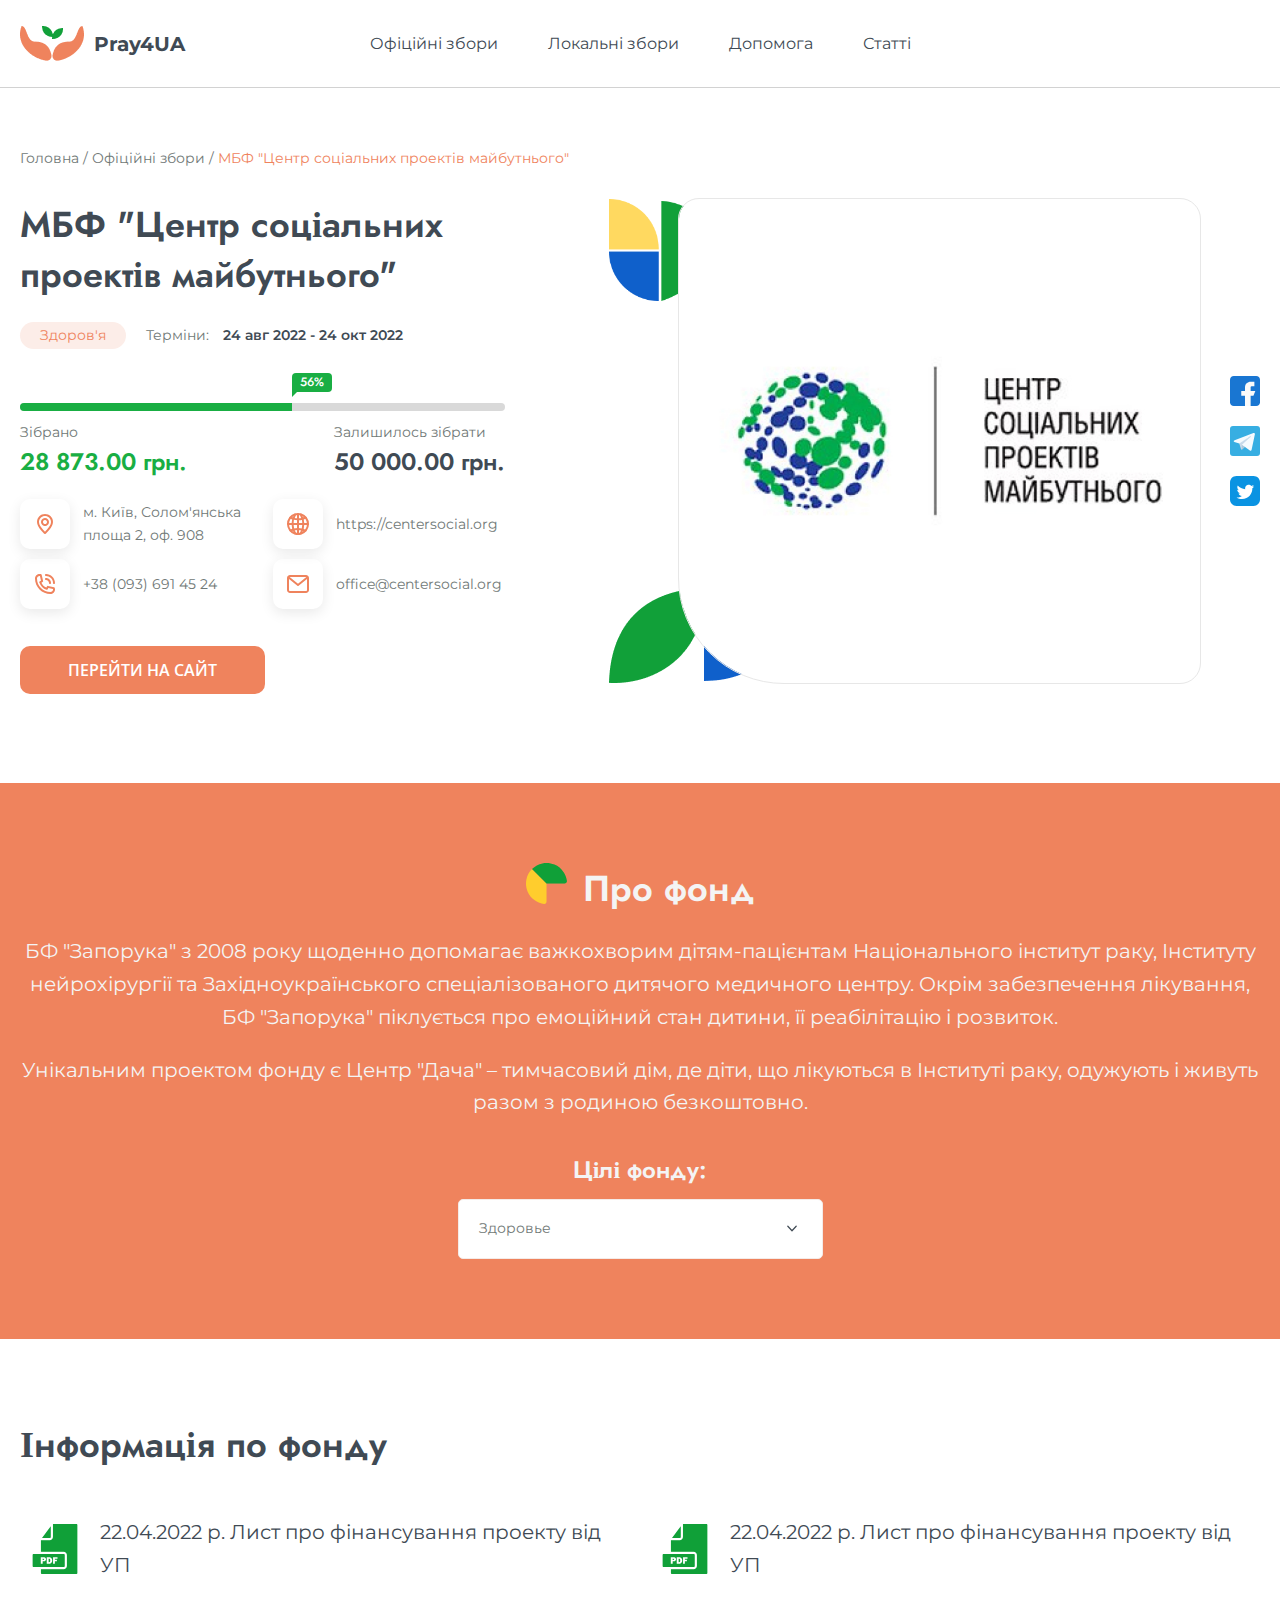
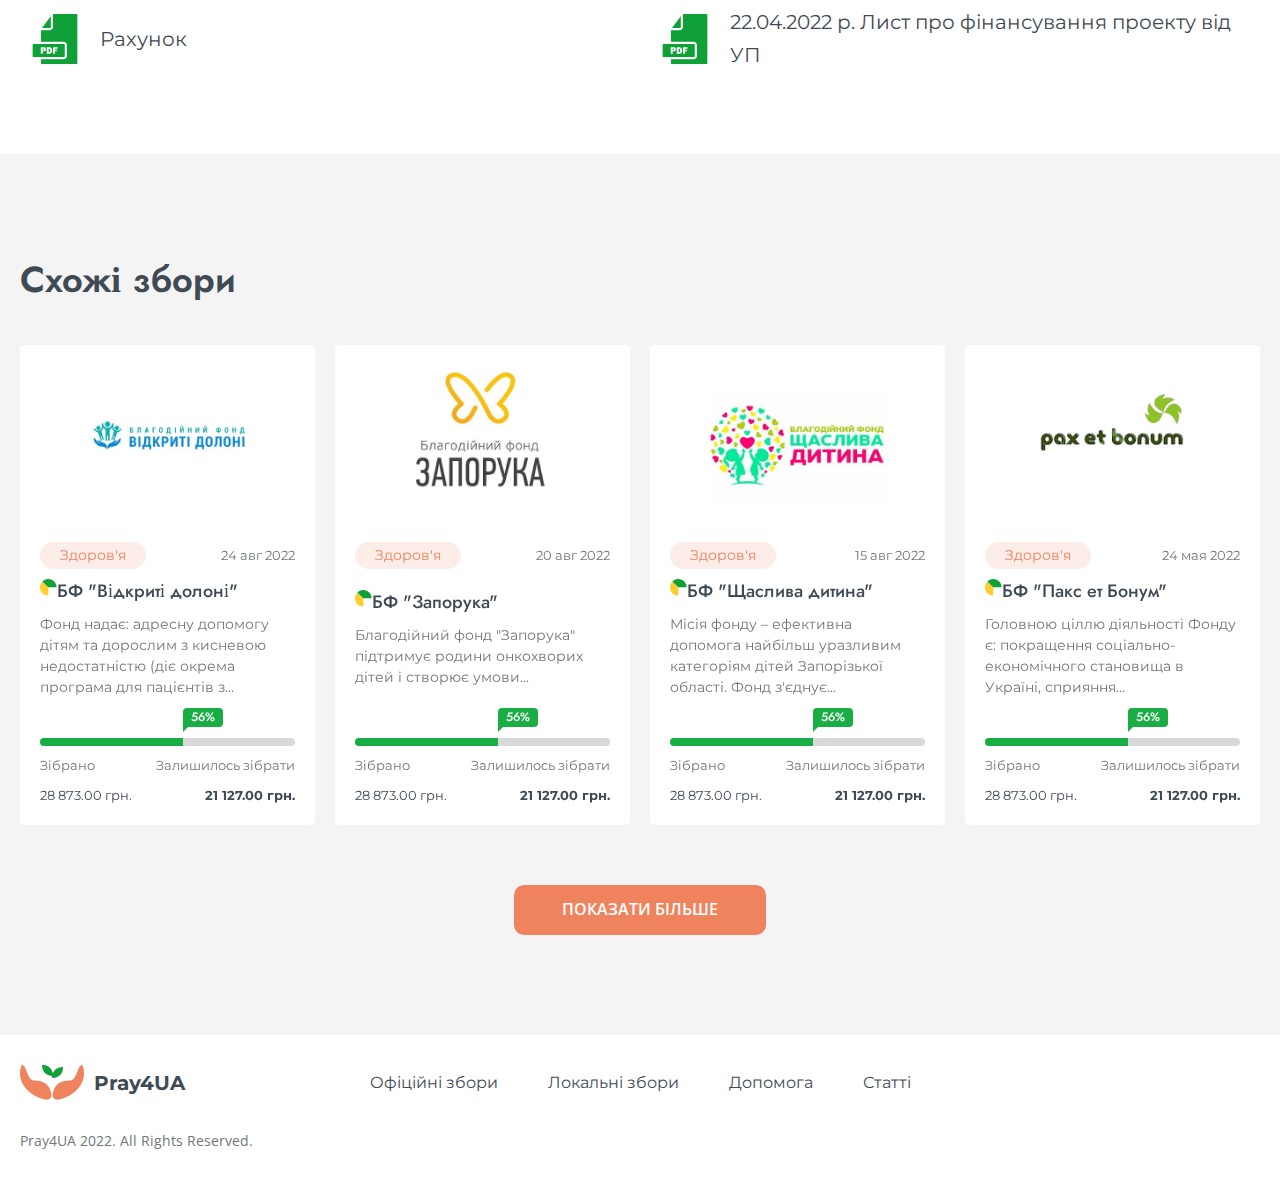
<file: html/due-item.html>
<!DOCTYPE html>
<html lang="en">

<head>
	<meta charset="UTF-8">
	<meta http-equiv="X-UA-Compatible" content="IE=edge">
	<meta name="viewport" content="width=device-width, initial-scale=1.0">
	<link rel="stylesheet" href="../css/style.css">
	<link rel="stylesheet" href="../css/iconsfonts.css">
	<link rel="stylesheet" href="https://unpkg.com/swiper@8/swiper-bundle.min.css">
	<title>Document</title>
</head>

<body>
	<div class="wrapper">
		<header class="header">
			<div class="header__content container">
				<a href="#" class="header__logo logo">
					<img src="../img/header-footer/logo.png" alt="logo">
					<span>Pray4UA</span>
				</a>
				<div class="header__icon">
					<span></span>
				</div>
				<nav class="header__menu menu">
					<ul class="menu__list">
						<li>
							<a href="#" class="menu__link">Офіційні збори</a>
						</li>
						<li>
							<a href="#" class="menu__link">Локальні збори</a>
						</li>
						<li>
							<a href="#" class="menu__link">Допомога</a>
						</li>
						<li>
							<a href="#" class="menu__link">Статті</a>
						</li>
					</ul>
				</nav>
			</div>
		</header>
		<main>
			<div class="pages">
				<div class="container">
					<a href="#" class="pages__link">Головна</a><span>/</span><a href="#" class="pages__link">Офіційні
						збори</a><span>/</span><a href="#" class="pages__link pages__link_active">МБФ "Центр соціальних
						проектів
						майбутнього"</a>
				</div>
			</div>
			<div class="due-item__item">
				<div class="due-item__content container">
					<div class="due-item__left">
						<div class="due-item__headline-h2 headline-h2">
							<h2>МБФ "Центр соціальних проектів майбутнього"</h2>
						</div>
						<div class="due-item__info">
							<div class="due-item__header">
								<span class="due-item__category">Здоров'я</span>
								<div class="due-item__terms">
									Терміни:
									<span class="due-item__date">24 авг 2022 - 24 окт 2022</span>
								</div>
							</div>
							<div class="due-item__progress">
								<div class="due-item__window-progress">56%</div>
							</div>
							<div class="due-item__report">
								<div class="due-item__done">
									<span>Зiбрано</span>
									<span>28 873.00 грн.</span>
								</div>
								<div class="due-item__need">
									<span>Залишилось зiбрати</span>
									<span>50 000.00 грн.</span>
								</div>
							</div>
							<div class="due-item__contacts">
								<div class="due-item__contact-item">
									<div class="due-item__contacts-image due-item__contacts-image_1"></div>
									м. Київ, Солом'янська площа 2, оф. 908
								</div>
								<div class="due-item__contact-item">
									<div class="due-item__contacts-image due-item__contacts-image_2"></div>
									<a href="https://centersocial.org">https://centersocial.org</a>
								</div>
								<div class="due-item__contact-item">
									<div class="due-item__contacts-image due-item__contacts-image_3"></div>
									<a href="tel:+380936914524">+38 (093) 691 45 24</a>
								</div>
								<div class="due-item__contact-item">
									<div class="due-item__contacts-image due-item__contacts-image_4"></div>
									<a href="mailto:office@centersocial.org">office@centersocial.org</a>
								</div>
							</div>
							<div class="due-item__btn-wrapper">
								<a href="#" class="due-item__btn btn">Перейти на сайт</a>
							</div>
						</div>
					</div>
					<div class="due-item__right">
						<div class="due-item__image">
							<img src="../img/due-item-page/due-item/item.jpg" alt="due">
						</div>
						<div class="due-item__socials">
							<a href="#"></a>
							<a href="#"></a>
							<a href="#"></a>
						</div>
					</div>
				</div>
			</div>
			<div class="fund">
				<div class="fund__content container">
					<div class="fund__headline-h2 headline-h2">
						<h2>Про фонд</h2>
					</div>
					<div class="fund__text">
						<p>БФ "Запорука" з 2008 року щоденно допомагає важкохворим дітям-пацієнтам Національного інститут
							раку, Інституту нейрохірургії та Західноукраїнського спеціалізованого дитячого медичного центру.
							Окрім забезпечення лікування, БФ "Запорука" піклується про емоційний стан дитини, її реабілітацію і
							розвиток.
						</p>
						<p>
							Унікальним проектом фонду є Центр "Дача" – тимчасовий дім, де діти, що лікуються в Інституті раку,
							одужують і живуть разом з родиною безкоштовно.
						</p>
					</div>
					<div class="fund__select-wrapper">
						<div class="fund__preheadline preheadline">
							<h3>Цілі фонду:</h3>
						</div>
						<div class="fund__select select" id="select-7">
							<button type="button" class="select__toggle" data-select="toggle">Здоровье
							</button>
							<div class="select__dropdown">
								<ul class="select__options">
									<li class="select__option select__option_selected" data-select="option" data-value=""
										data-index="1">
										Здоровье
									</li>
									<li class="select__option" data-select="option" data-value="" data-index="2">
										lorem
									</li>
									<li class="select__option" data-select="option" data-value="" data-index="3">
										lorem
									</li>
								</ul>
							</div>
						</div>
					</div>
				</div>
			</div>
			<div class="files">
				<div class="files__content container">
					<div class="files__headline-h2 headline-h2">
						<h2>Інформація по фонду</h2>
					</div>
					<div class="files__items">
						<div class="files__item">
							<a href="#">22.04.2022 р. Лист про фінансування проекту від УП</a>
						</div>
						<div class="files__item">
							<a href="#">22.04.2022 р. Лист про фінансування проекту від УП</a>
						</div>
						<div class="files__item">
							<a href="#">Рахунок</a>
						</div>
						<div class="files__item">
							<a href="#">22.04.2022 р. Лист про фінансування проекту від УП</a>
						</div>
					</div>
				</div>
			</div>
			<div class="similar">
				<div class="similar__content container">
					<div class="similar__dues dues">
						<div class="dues__header items-header">
							<div class="items-header__headline-h2 headline-h2">
								<h2>Схожі збори</h2>
							</div>
						</div>
						<div class="dues__container items-slider swiper-container">
							<div class="dues__items swiper-wrapper">
								<div class="dues__due due swiper-slide">
									<a href="#" class="due__image">
										<img src="../img/dues-page/items-points/item5.jpg" alt="due">
									</a>
									<div class="due__body">
										<div class="due__header">
											<span class="due__category">Здоров'я</span>
											<span class="due__date">24 авг 2022</span>
										</div>
										<div class="due__middle">
											<a href="#" class="due__headline">БФ "Відкриті долоні"</a>
											<div class="due__text">Фонд надає: адресну допомогу дітям та дорослим з кисневою
												недостатністю (діє окрема програма для пацієнтів з...</div>
										</div>
										<div class="due__footer">
											<div class="due__progress">
												<div class="due__window-progress">56%</div>
											</div>
											<div class="due__report">
												<div class="due__done">
													<span>Зiбрано</span>
													<span>28 873.00 грн.</span>
												</div>
												<div class="due__left">
													<span>Залишилось зiбрати</span>
													<span>21 127.00 грн.</span>
												</div>
											</div>
										</div>
									</div>
								</div>
								<div class="dues__due due swiper-slide">
									<a href="#" class="due__image">
										<img src="../img/dues-page/items-points/item6.jpg" alt="due">
									</a>
									<div class="due__body">
										<div class="due__header">
											<span class="due__category">Здоров'я</span>
											<span class="due__date">20 авг 2022</span>
										</div>
										<div class="due__middle">
											<a href="#" class="due__headline">БФ "Запорука"</a>
											<div class="due__text">Благодійний фонд "Запорука" підтримує родини онкохворих дітей і
												створює умови...</div>
										</div>
										<div class="due__footer">
											<div class="due__progress">
												<div class="due__window-progress">56%</div>
											</div>
											<div class="due__report">
												<div class="due__done">
													<span>Зiбрано</span>
													<span>28 873.00 грн.</span>
												</div>
												<div class="due__left">
													<span>Залишилось зiбрати</span>
													<span>21 127.00 грн.</span>
												</div>
											</div>
										</div>
									</div>
								</div>
								<div class="dues__due due swiper-slide">
									<a href="#" class="due__image">
										<img src="../img/dues-page/items-points/item7.jpg" alt="due">
									</a>
									<div class="due__body">
										<div class="due__header">
											<span class="due__category">Здоров'я</span>
											<span class="due__date">15 авг 2022</span>
										</div>
										<div class="due__middle">
											<a href="#" class="due__headline">БФ "Щаслива дитина"</a>
											<div class="due__text">Місія фонду – ефективна допомога найбільш уразливим категоріям
												дітей Запорізької області. Фонд з'єднує...</div>
										</div>
										<div class="due__footer">
											<div class="due__progress">
												<div class="due__window-progress">56%</div>
											</div>
											<div class="due__report">
												<div class="due__done">
													<span>Зiбрано</span>
													<span>28 873.00 грн.</span>
												</div>
												<div class="due__left">
													<span>Залишилось зiбрати</span>
													<span>21 127.00 грн.</span>
												</div>
											</div>
										</div>
									</div>
								</div>
								<div class="dues__due due due_last swiper-slide">
									<a href="#" class="due__image">
										<img src="../img/dues-page/items-points/item8.jpg" alt="due">
									</a>
									<div class="due__body">
										<div class="due__header">
											<span class="due__category">Здоров'я</span>
											<span class="due__date">24 мая 2022</span>
										</div>
										<div class="due__middle">
											<a href="#" class="due__headline">БФ "Пакс ет Бонум"</a>
											<div class="due__text">Головною ціллю діяльності Фонду є: покращення
												соціально-економічного становища в Україні, сприяння...</div>
										</div>
										<div class="due__footer">
											<div class="due__progress">
												<div class="due__window-progress">56%</div>
											</div>
											<div class="due__report">
												<div class="due__done">
													<span>Зiбрано</span>
													<span>28 873.00 грн.</span>
												</div>
												<div class="due__left">
													<span>Залишилось зiбрати</span>
													<span>21 127.00 грн.</span>
												</div>
											</div>
										</div>
									</div>
								</div>
							</div>
							<div class="swiper-button-prev _icon-vector-all"></div>
							<div class="swiper-button-next _icon-vector-all"></div>
						</div>
						<div class="similar__btn-wrapper">
							<a href="#" class="similar__btn btn">Показати більше</a>
						</div>
					</div>
				</div>
			</div>
		</main>
		<footer class="footer">
			<div class="footer__content container">
				<div class="footer__top">
					<a href="#" class="footer__logo logo">
						<img src="../img/header-footer/logo.png" alt="logo">
						<span>Pray4UA</span>
					</a>
					<nav class="footer__menu menu">
						<ul class="menu__list">
							<li>
								<a href="#" class="menu__link">Офіційні збори</a>
							</li>
							<li>
								<a href="#" class="menu__link">Локальні збори</a>
							</li>
							<li>
								<a href="#" class="menu__link">Допомога</a>
							</li>
							<li>
								<a href="#" class="menu__link">Статті</a>
							</li>
						</ul>
					</nav>
				</div>
				<div class="footer__bottom">
					Pray4UA 2022. All Rights Reserved.
				</div>
			</div>
		</footer>
	</div>
	<script src="https://unpkg.com/swiper@8/swiper-bundle.min.js"></script>
	<script src="../js/swiper.js"></script>
	<script src="../js/select.js"></script>
	<script src="../js/script.js"></script>
</body>

</html>
</file>
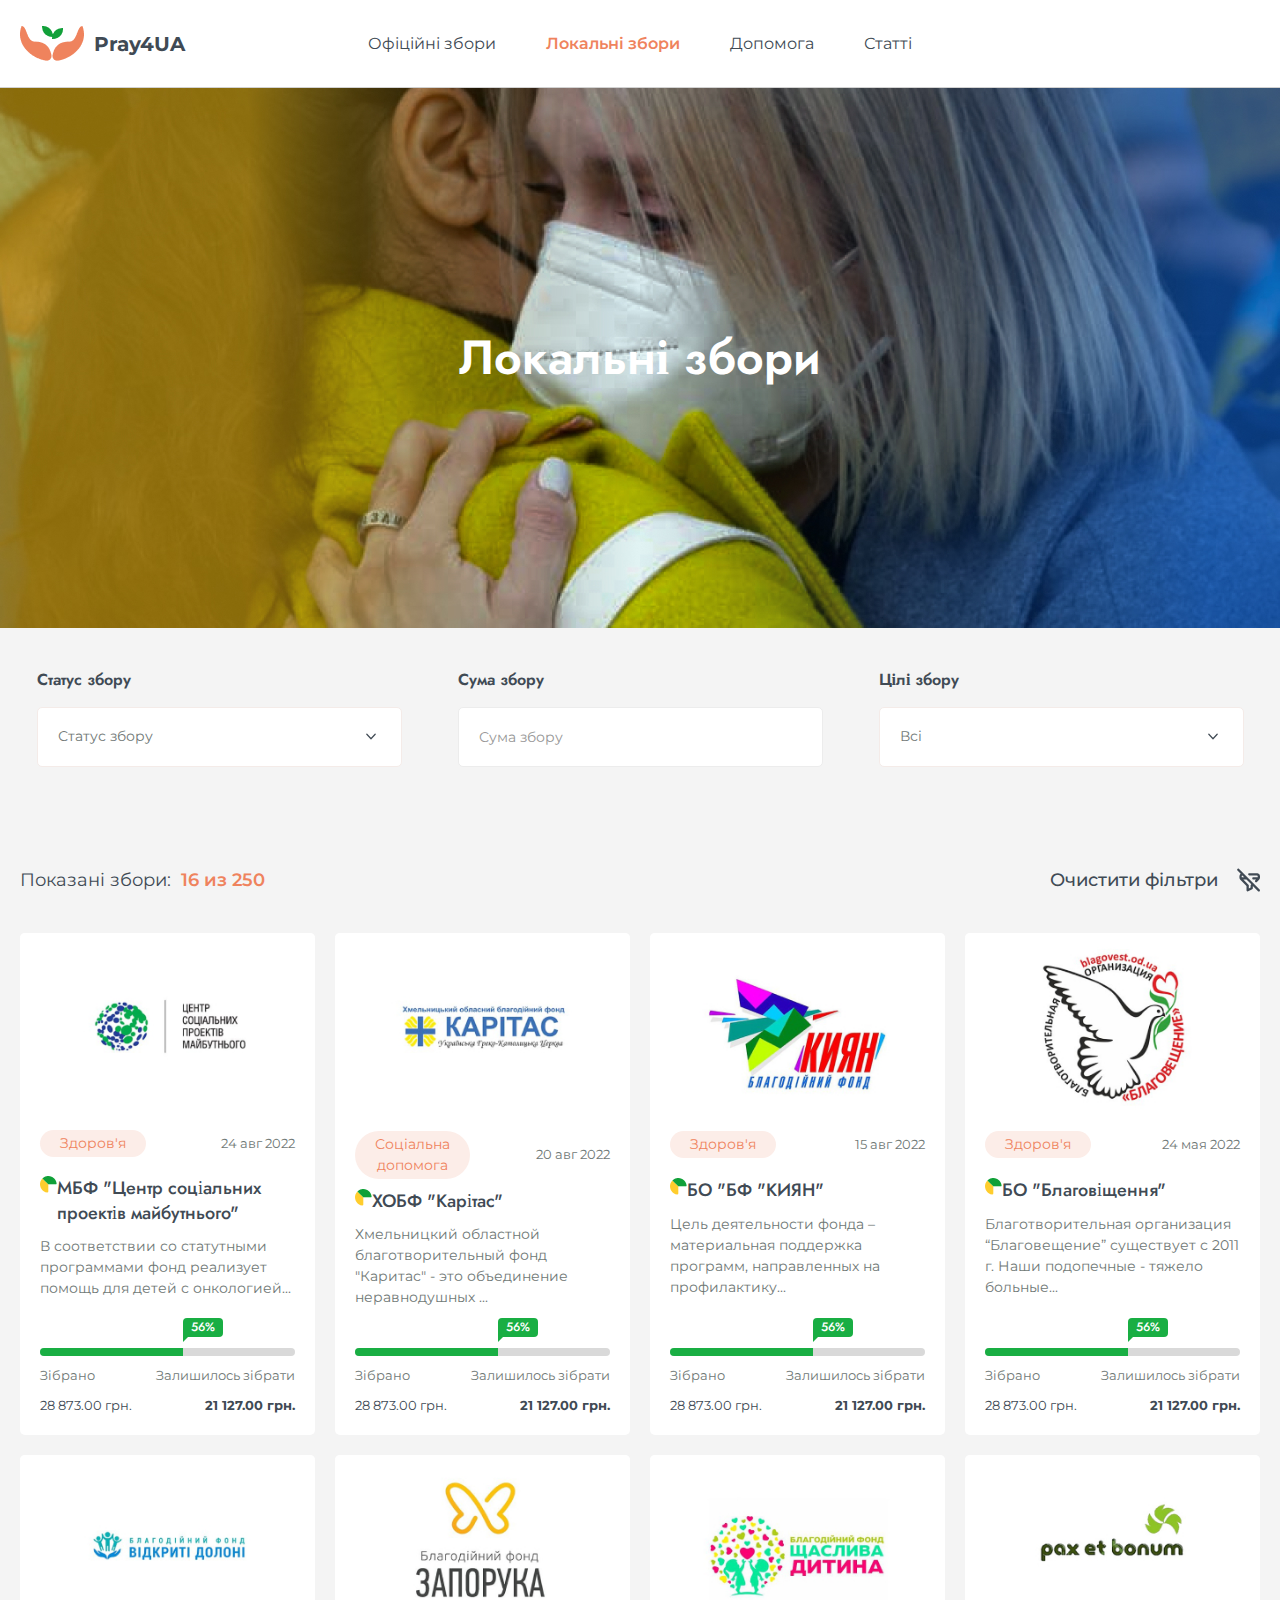
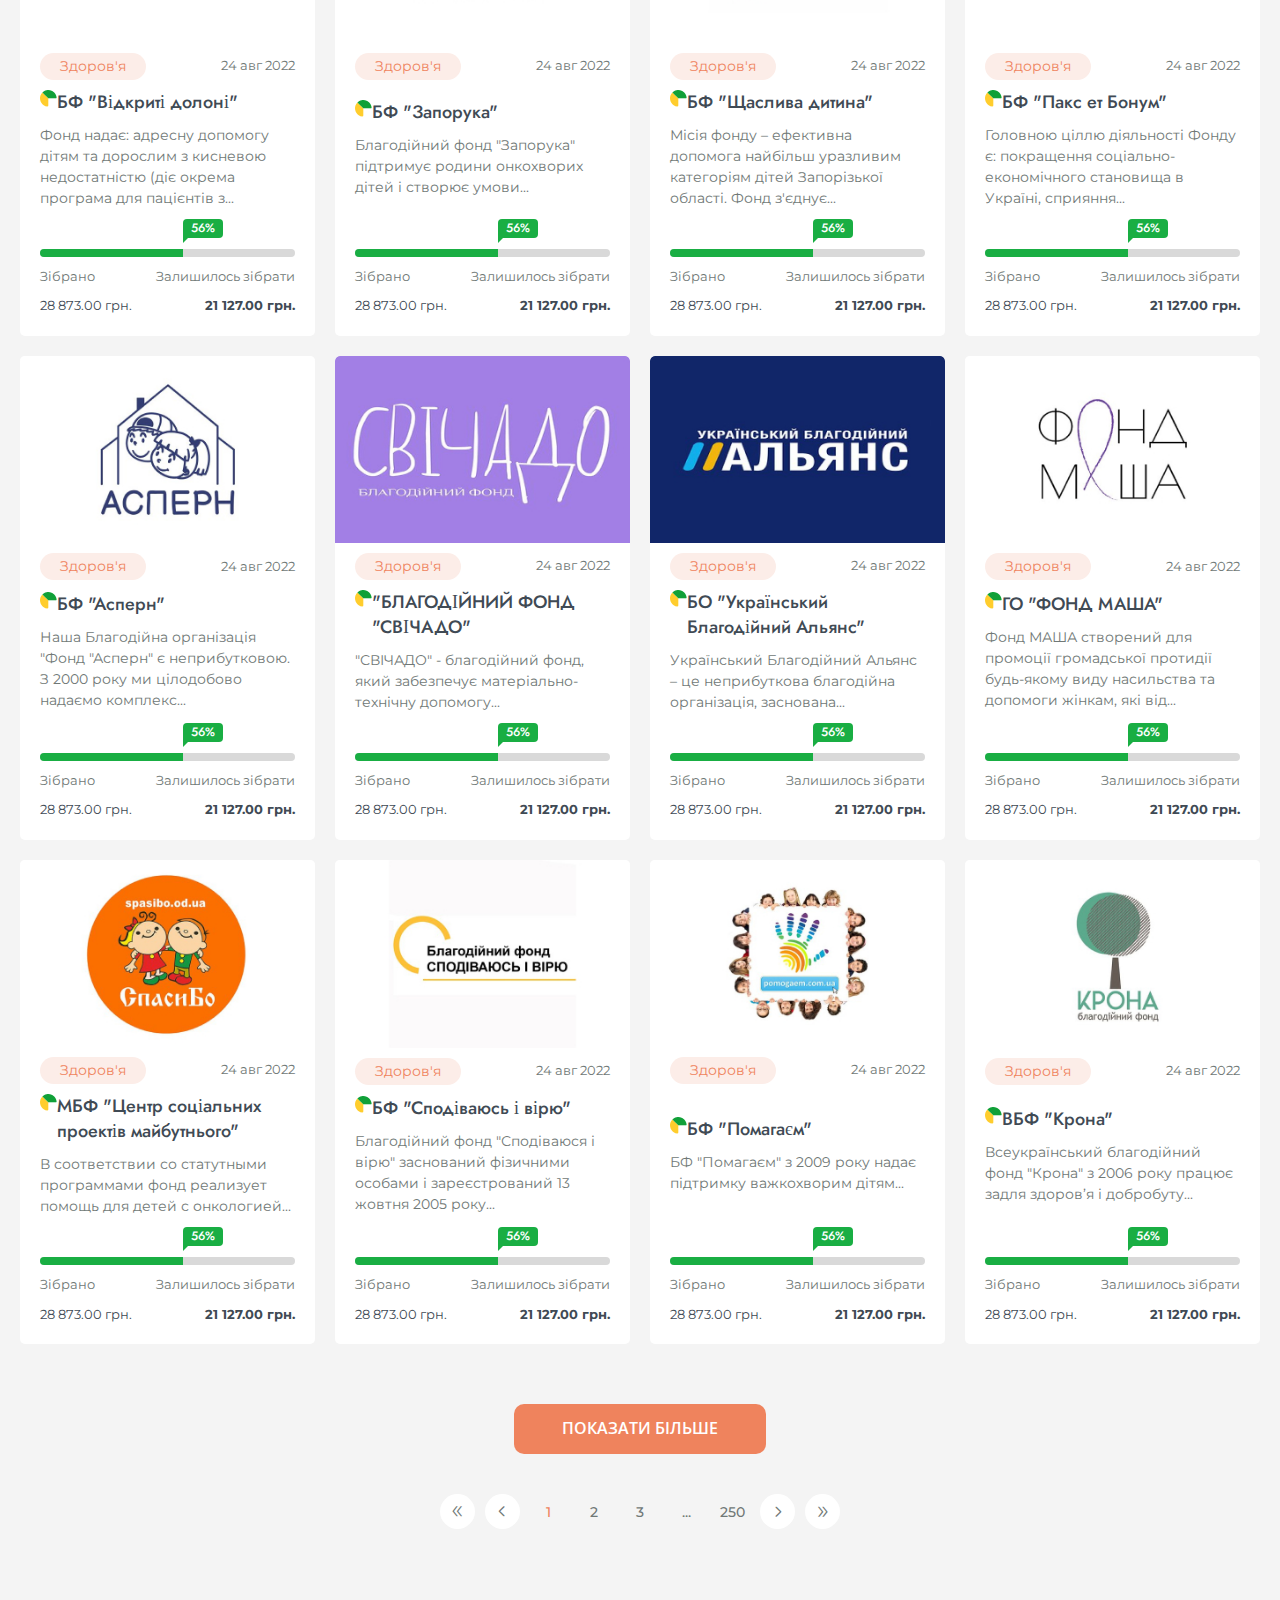
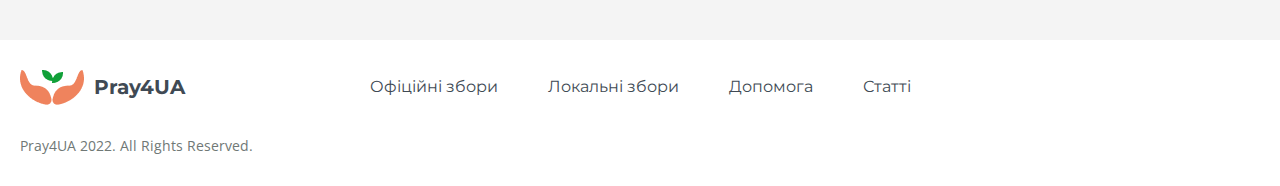
<file: html/dues-local.html>
<!DOCTYPE html>
<html lang="en">

<head>
	<meta charset="UTF-8">
	<meta http-equiv="X-UA-Compatible" content="IE=edge">
	<meta name="viewport" content="width=device-width, initial-scale=1.0">
	<link rel="stylesheet" href="../css/style.css">
	<link rel="stylesheet" href="../css/iconsfonts.css">
	<title>Document</title>
</head>

<body>
	<div class="wrapper">
		<header class="header">
			<div class="header__content container">
				<a href="#" class="header__logo logo">
					<img src="../img/header-footer/logo.png" alt="logo">
					<span>Pray4UA</span>
				</a>
				<div class="header__icon">
					<span></span>
				</div>
				<nav class="header__menu menu">
					<ul class="menu__list">
						<li>
							<a href="#" class="menu__link">Офіційні збори</a>
						</li>
						<li>
							<a href="#" class="menu__link menu__link_active">Локальні збори</a>
						</li>
						<li>
							<a href="#" class="menu__link">Допомога</a>
						</li>
						<li>
							<a href="#" class="menu__link">Статті</a>
						</li>
					</ul>
				</nav>
			</div>
		</header>
		<main>
			<div class="dues-local__banner banner">
				<div class="banner__headline headline">
					<h1>Локальні збори</h1>
				</div>
			</div>
			<div class="dues-content">
				<div class="dues-content__content container">
					<form action="#" class="dues-content__settings settings">
						<div class="settings__setting-item">
							<span>Статус збору</span>
							<div class="settings__select-wrapper">
								<div class="settings__select select" id="select-5">
									<button type="button" class="select__toggle" data-select="toggle">Статус збору
									</button>
									<div class="select__dropdown">
										<ul class="select__options">
											<li class="select__option" data-select="option" data-value="" data-index="1">
												Відкритий
											</li>
											<li class="select__option" data-select="option" data-value="" data-index="2">
												Сума зібрана
											</li>
											<li class="select__option" data-select="option" data-value="" data-index="3">
												Збір завершено
											</li>
										</ul>
									</div>
								</div>
							</div>
						</div>
						<div class="settings__setting-item">
							<span>Сума збору</span>
							<div class="settings__input-wrapper">
								<input type="number" class="settings__input input" placeholder="Сума збору">
							</div>
						</div>
						<div class="settings__setting-item">
							<span>Цілі збору</span>
							<div class="settings__select-wrapper">
								<div class="settings__select select" id="select-6">
									<button type="button" class="select__toggle" data-select="toggle">Всі
									</button>
									<div class="select__dropdown">
										<ul class="select__options">
											<li class="select__option select__option_selected" data-select="option" data-value=""
												data-index="1">
												Всі
											</li>
											<li class="select__option" data-select="option" data-value="" data-index="2">
												Здоров'я
											</li>
											<li class="select__option" data-select="option" data-value="" data-index="3">
												Социальная помощь
											</li>
										</ul>
									</div>
								</div>
							</div>
						</div>
					</form>
					<div class="dues-content__items items-points">
						<div class="items-points__header">
							<div class="items-points__show">
								Показані збори:
								<div class="items-points__show-output">
									<span class="items-points__from">16</span>
									из
									<span class="items-points__to">250</span>
								</div>
							</div>
							<div class="items-points__filter">
								<a href="#"><span>Очистити фільтри</span></a>
							</div>
						</div>
						<div class="items-points__content">
							<div class="items-points__row">
								<div class="items-points__column">
									<div class="items-points__due   due">
										<a href="#" class="due__image">
											<img src="../img/main-page/dues/item1.jpg" alt="due">
										</a>
										<div class="due__body">
											<div class="due__header">
												<span class="due__category">Здоров'я</span>
												<span class="due__date">24 авг 2022</span>
											</div>
											<div class="due__middle">
												<a href="#" class="due__headline">МБФ "Центр соціальних
													проектів майбутнього"</a>
												<div class="due__text">В соответствии со статутными программами фонд реализует
													помощь
													для
													детей с онкологией...</div>
											</div>
											<div class="due__footer">
												<div class="due__progress">
													<div class="due__window-progress">56%</div>
												</div>
												<div class="due__report">
													<div class="due__done">
														<span>Зiбрано</span>
														<span>28 873.00 грн.</span>
													</div>
													<div class="due__left">
														<span>Залишилось зiбрати</span>
														<span>21 127.00 грн.</span>
													</div>
												</div>
											</div>
										</div>
									</div>
								</div>
								<div class="items-points__column">
									<div class="items-points__due   due">
										<a href="#" class="due__image">
											<img src="../img/main-page/dues/item2.jpg" alt="due">
										</a>
										<div class="due__body">
											<div class="due__header">
												<span class="due__category">Соціальна допомога</span>
												<span class="due__date">20 авг 2022</span>
											</div>
											<div class="due__middle">
												<a href="#" class="due__headline">ХОБФ "Карітас"</a>
												<div class="due__text">Хмельницкий областной благотворительный фонд "Каритас" - это
													объединение неравнодушных ...</div>
											</div>
											<div class="due__footer">
												<div class="due__progress">
													<div class="due__window-progress">56%</div>
												</div>
												<div class="due__report">
													<div class="due__done">
														<span>Зiбрано</span>
														<span>28 873.00 грн.</span>
													</div>
													<div class="due__left">
														<span>Залишилось зiбрати</span>
														<span>21 127.00 грн.</span>
													</div>
												</div>
											</div>
										</div>
									</div>
								</div>
								<div class="items-points__column items-points__column_992">
									<div class="items-points__due   due">
										<a href="#" class="due__image">
											<img src="../img/main-page/dues/item3.jpg" alt="due">
										</a>
										<div class="due__body">
											<div class="due__header">
												<span class="due__category">Здоров'я</span>
												<span class="due__date">15 авг 2022</span>
											</div>
											<div class="due__middle">
												<a href="#" class="due__headline">БО "БФ "КИЯН"</a>
												<div class="due__text">Цель деятельности фонда – материальная поддержка программ,
													направленных на профилактику...</div>
											</div>
											<div class="due__footer">
												<div class="due__progress">
													<div class="due__window-progress">56%</div>
												</div>
												<div class="due__report">
													<div class="due__done">
														<span>Зiбрано</span>
														<span>28 873.00 грн.</span>
													</div>
													<div class="due__left">
														<span>Залишилось зiбрати</span>
														<span>21 127.00 грн.</span>
													</div>
												</div>
											</div>
										</div>
									</div>
								</div>
								<div class="items-points__column items-points__column_1200">
									<div class="items-points__due   due">
										<a href="#" class="due__image">
											<img src="../img/main-page/dues/item4.jpg" alt="due">
										</a>
										<div class="due__body">
											<div class="due__header">
												<span class="due__category">Здоров'я</span>
												<span class="due__date">24 мая 2022</span>
											</div>
											<div class="due__middle">
												<a href="#" class="due__headline">БО "Благовіщення"</a>
												<div class="due__text">Благотворительная организация “Благовещение” существует с
													2011 г. Наши подопечные - тяжело больные...</div>
											</div>
											<div class="due__footer">
												<div class="due__progress">
													<div class="due__window-progress">56%</div>
												</div>
												<div class="due__report">
													<div class="due__done">
														<span>Зiбрано</span>
														<span>28 873.00 грн.</span>
													</div>
													<div class="due__left">
														<span>Залишилось зiбрати</span>
														<span>21 127.00 грн.</span>
													</div>
												</div>
											</div>
										</div>
									</div>
								</div>
							</div>
							<div class="items-points__row">
								<div class="items-points__column">
									<div class="items-points__due   due">
										<a href="#" class="due__image">
											<img src="../img/dues-page/items-points/item5.jpg" alt="due">
										</a>
										<div class="due__body">
											<div class="due__header">
												<span class="due__category">Здоров'я</span>
												<span class="due__date">24 авг 2022</span>
											</div>
											<div class="due__middle">
												<a href="#" class="due__headline">БФ "Відкриті долоні"</a>
												<div class="due__text">Фонд надає: адресну допомогу дітям та дорослим з кисневою
													недостатністю (діє окрема програма для пацієнтів з...</div>
											</div>
											<div class="due__footer">
												<div class="due__progress">
													<div class="due__window-progress">56%</div>
												</div>
												<div class="due__report">
													<div class="due__done">
														<span>Зiбрано</span>
														<span>28 873.00 грн.</span>
													</div>
													<div class="due__left">
														<span>Залишилось зiбрати</span>
														<span>21 127.00 грн.</span>
													</div>
												</div>
											</div>
										</div>
									</div>
								</div>
								<div class="items-points__column">
									<div class="items-points__due   due">
										<a href="#" class="due__image">
											<img src="../img/dues-page/items-points/item6.jpg" alt="due">
										</a>
										<div class="due__body">
											<div class="due__header">
												<span class="due__category">Здоров'я</span>
												<span class="due__date">24 авг 2022</span>
											</div>
											<div class="due__middle">
												<a href="#" class="due__headline">БФ "Запорука"</a>
												<div class="due__text">Благодійний фонд "Запорука" підтримує родини онкохворих дітей
													і створює умови...</div>
											</div>
											<div class="due__footer">
												<div class="due__progress">
													<div class="due__window-progress">56%</div>
												</div>
												<div class="due__report">
													<div class="due__done">
														<span>Зiбрано</span>
														<span>28 873.00 грн.</span>
													</div>
													<div class="due__left">
														<span>Залишилось зiбрати</span>
														<span>21 127.00 грн.</span>
													</div>
												</div>
											</div>
										</div>
									</div>
								</div>
								<div class="items-points__column items-points__column_992">
									<div class="items-points__due   due">
										<a href="#" class="due__image">
											<img src="../img/dues-page/items-points/item7.jpg" alt="due">
										</a>
										<div class="due__body">
											<div class="due__header">
												<span class="due__category">Здоров'я</span>
												<span class="due__date">24 авг 2022</span>
											</div>
											<div class="due__middle">
												<a href="#" class="due__headline">БФ "Щаслива дитина"</a>
												<div class="due__text">Місія фонду – ефективна допомога найбільш уразливим
													категоріям дітей Запорізької області. Фонд з'єднує...</div>
											</div>
											<div class="due__footer">
												<div class="due__progress">
													<div class="due__window-progress">56%</div>
												</div>
												<div class="due__report">
													<div class="due__done">
														<span>Зiбрано</span>
														<span>28 873.00 грн.</span>
													</div>
													<div class="due__left">
														<span>Залишилось зiбрати</span>
														<span>21 127.00 грн.</span>
													</div>
												</div>
											</div>
										</div>
									</div>
								</div>
								<div class="items-points__column items-points__column_1200">
									<div class="items-points__due  due">
										<a href="#" class="due__image">
											<img src="../img/dues-page/items-points/item8.jpg" alt="due">
										</a>
										<div class="due__body">
											<div class="due__header">
												<span class="due__category">Здоров'я</span>
												<span class="due__date">24 авг 2022</span>
											</div>
											<div class="due__middle">
												<a href="#" class="due__headline">БФ "Пакс ет Бонум"</a>
												<div class="due__text">Головною ціллю діяльності Фонду є: покращення
													соціально-економічного становища в Україні, сприяння...</div>
											</div>
											<div class="due__footer">
												<div class="due__progress">
													<div class="due__window-progress">56%</div>
												</div>
												<div class="due__report">
													<div class="due__done">
														<span>Зiбрано</span>
														<span>28 873.00 грн.</span>
													</div>
													<div class="due__left">
														<span>Залишилось зiбрати</span>
														<span>21 127.00 грн.</span>
													</div>
												</div>
											</div>
										</div>
									</div>
								</div>
							</div>
							<div class="items-points__row">
								<div class="items-points__column">
									<div class="items-points__due  due">
										<a href="#" class="due__image">
											<img src="../img/dues-page/items-points/item9.jpg" alt="due">
										</a>
										<div class="due__body">
											<div class="due__header">
												<span class="due__category">Здоров'я</span>
												<span class="due__date">24 авг 2022</span>
											</div>
											<div class="due__middle">
												<a href="#" class="due__headline">БФ "Асперн"</a>
												<div class="due__text">Наша Благодійна організація "Фонд "Асперн" є неприбутковою. З
													2000 року ми цілодобово надаємо комплекс...</div>
											</div>
											<div class="due__footer">
												<div class="due__progress">
													<div class="due__window-progress">56%</div>
												</div>
												<div class="due__report">
													<div class="due__done">
														<span>Зiбрано</span>
														<span>28 873.00 грн.</span>
													</div>
													<div class="due__left">
														<span>Залишилось зiбрати</span>
														<span>21 127.00 грн.</span>
													</div>
												</div>
											</div>
										</div>
									</div>
								</div>
								<div class="items-points__column">
									<div class="items-points__due  due">
										<a href="#" class="due__image">
											<img src="../img/dues-page/items-points/item10.jpg" alt="due">
										</a>
										<div class="due__body">
											<div class="due__header">
												<span class="due__category">Здоров'я</span>
												<span class="due__date">24 авг 2022</span>
											</div>
											<div class="due__middle">
												<a href="#" class="due__headline">"БЛАГОДІЙНИЙ ФОНД
													"СВІЧАДО"</a>
												<div class="due__text">"СВІЧАДО" - благодійний фонд, який забезпечує
													матеріально-технічну допомогу...</div>
											</div>
											<div class="due__footer">
												<div class="due__progress">
													<div class="due__window-progress">56%</div>
												</div>
												<div class="due__report">
													<div class="due__done">
														<span>Зiбрано</span>
														<span>28 873.00 грн.</span>
													</div>
													<div class="due__left">
														<span>Залишилось зiбрати</span>
														<span>21 127.00 грн.</span>
													</div>
												</div>
											</div>
										</div>
									</div>
								</div>
								<div class="items-points__column items-points__column_992">
									<div class="items-points__due  due">
										<a href="#" class="due__image">
											<img src="../img/dues-page/items-points/item11.jpg" alt="due">
										</a>
										<div class="due__body">
											<div class="due__header">
												<span class="due__category">Здоров'я</span>
												<span class="due__date">24 авг 2022</span>
											</div>
											<div class="due__middle">
												<a href="#" class="due__headline">БО "Український Благодійний
													Альянс"</a>
												<div class="due__text">Український Благодійний Альянс – це неприбуткова благодійна
													організація, заснована...</div>
											</div>
											<div class="due__footer">
												<div class="due__progress">
													<div class="due__window-progress">56%</div>
												</div>
												<div class="due__report">
													<div class="due__done">
														<span>Зiбрано</span>
														<span>28 873.00 грн.</span>
													</div>
													<div class="due__left">
														<span>Залишилось зiбрати</span>
														<span>21 127.00 грн.</span>
													</div>
												</div>
											</div>
										</div>
									</div>
								</div>
								<div class="items-points__column items-points__column_1200">
									<div class="items-points__due  due">
										<a href="#" class="due__image">
											<img src="../img/dues-page/items-points/item12.jpg" alt="due">
										</a>
										<div class="due__body">
											<div class="due__header">
												<span class="due__category">Здоров'я</span>
												<span class="due__date">24 авг 2022</span>
											</div>
											<div class="due__middle">
												<a href="#" class="due__headline">ГО "ФОНД МАША"</a>
												<div class="due__text">Фонд МАША створений для промоції громадської протидії
													будь-якому виду насильства та допомоги жінкам, які від...</div>
											</div>
											<div class="due__footer">
												<div class="due__progress">
													<div class="due__window-progress">56%</div>
												</div>
												<div class="due__report">
													<div class="due__done">
														<span>Зiбрано</span>
														<span>28 873.00 грн.</span>
													</div>
													<div class="due__left">
														<span>Залишилось зiбрати</span>
														<span>21 127.00 грн.</span>
													</div>
												</div>
											</div>
										</div>
									</div>
								</div>
							</div>
							<div class="items-points__row">
								<div class="items-points__column">
									<div class="items-points__due  due">
										<a href="#" class="due__image">
											<img src="../img/dues-page/items-points/item13.jpg" alt="due">
										</a>
										<div class="due__body">
											<div class="due__header">
												<span class="due__category">Здоров'я</span>
												<span class="due__date">24 авг 2022</span>
											</div>
											<div class="due__middle">
												<a href="#" class="due__headline">МБФ "Центр соціальних
													проектів майбутнього"</a>
												<div class="due__text">В соответствии со статутными программами фонд реализует
													помощь для детей с онкологией...</div>
											</div>
											<div class="due__footer">
												<div class="due__progress">
													<div class="due__window-progress">56%</div>
												</div>
												<div class="due__report">
													<div class="due__done">
														<span>Зiбрано</span>
														<span>28 873.00 грн.</span>
													</div>
													<div class="due__left">
														<span>Залишилось зiбрати</span>
														<span>21 127.00 грн.</span>
													</div>
												</div>
											</div>
										</div>
									</div>
								</div>
								<div class="items-points__column">
									<div class="items-points__due  due">
										<a href="#" class="due__image">
											<img src="../img/dues-page/items-points/item14.jpg" alt="due">
										</a>
										<div class="due__body">
											<div class="due__header">
												<span class="due__category">Здоров'я</span>
												<span class="due__date">24 авг 2022</span>
											</div>
											<div class="due__middle">
												<a href="#" class="due__headline">БФ "Сподіваюсь і вірю"</a>
												<div class="due__text">Благодійний фонд "Сподіваюся і вірю" заснований фізичними
													особами і зареєстрований 13 жовтня 2005 року...</div>
											</div>
											<div class="due__footer">
												<div class="due__progress">
													<div class="due__window-progress">56%</div>
												</div>
												<div class="due__report">
													<div class="due__done">
														<span>Зiбрано</span>
														<span>28 873.00 грн.</span>
													</div>
													<div class="due__left">
														<span>Залишилось зiбрати</span>
														<span>21 127.00 грн.</span>
													</div>
												</div>
											</div>
										</div>
									</div>
								</div>
								<div class="items-points__column items-points__column_992">
									<div class="items-points__due  due">
										<a href="#" class="due__image">
											<img src="../img/dues-page/items-points/item15.jpg" alt="due">
										</a>
										<div class="due__body">
											<div class="due__header">
												<span class="due__category">Здоров'я</span>
												<span class="due__date">24 авг 2022</span>
											</div>
											<div class="due__middle">
												<a href="#" class="due__headline">БФ "Помагаєм"</a>
												<div class="due__text">БФ "Помагаєм" з 2009 року надає підтримку важкохворим
													дітям...</div>
											</div>
											<div class="due__footer">
												<div class="due__progress">
													<div class="due__window-progress">56%</div>
												</div>
												<div class="due__report">
													<div class="due__done">
														<span>Зiбрано</span>
														<span>28 873.00 грн.</span>
													</div>
													<div class="due__left">
														<span>Залишилось зiбрати</span>
														<span>21 127.00 грн.</span>
													</div>
												</div>
											</div>
										</div>
									</div>
								</div>
								<div class="items-points__column items-points__column_1200">
									<div class="items-points__due  due">
										<a href="#" class="due__image">
											<img src="../img/dues-page/items-points/item16.jpg" alt="due">
										</a>
										<div class="due__body">
											<div class="due__header">
												<span class="due__category">Здоров'я</span>
												<span class="due__date">24 авг 2022</span>
											</div>
											<div class="due__middle">
												<a href="#" class="due__headline">ВБФ "Крона"</a>
												<div class="due__text">Всеукраїнський благодійний фонд "Крона" з 2006 року працює
													задля здоров’я і добробуту...</div>
											</div>
											<div class="due__footer">
												<div class="due__progress">
													<div class="due__window-progress">56%</div>
												</div>
												<div class="due__report">
													<div class="due__done">
														<span>Зiбрано</span>
														<span>28 873.00 грн.</span>
													</div>
													<div class="due__left">
														<span>Залишилось зiбрати</span>
														<span>21 127.00 грн.</span>
													</div>
												</div>
											</div>
										</div>
									</div>
								</div>
							</div>
						</div>
						<div class="items-points__btn-wrapper">
							<a href="#" class="items-points__btn btn">Показати більше</a>
						</div>
						<div class="items-points__pagination">
							<a href="#" class="items-points__arrow _icon-vector-double"></a>
							<a href="#" class="items-points__arrow items-points__arrow_left _icon-vector-cut"></a>
							<a href="#" class="items-points__page items-points__page_active">1</a>
							<a href="#" class="items-points__page">2</a>
							<a href="#" class="items-points__page">3</a>
							<a href="#" class="items-points__page">...</a>
							<a href="#" class="items-points__page">250</a>
							<a href="#" class="items-points__arrow items-points__arrow_right _icon-vector-cut"></a>
							<a href="#" class="items-points__arrow _icon-vector-double"></a>
						</div>
					</div>
				</div>
			</div>
		</main>
		<footer class="footer">
			<div class="footer__content container">
				<div class="footer__top">
					<a href="#" class="footer__logo logo">
						<img src="../img/header-footer/logo.png" alt="logo">
						<span>Pray4UA</span>
					</a>
					<nav class="footer__menu menu">
						<ul class="menu__list">
							<li>
								<a href="#" class="menu__link">Офіційні збори</a>
							</li>
							<li>
								<a href="#" class="menu__link">Локальні збори</a>
							</li>
							<li>
								<a href="#" class="menu__link">Допомога</a>
							</li>
							<li>
								<a href="#" class="menu__link">Статті</a>
							</li>
						</ul>
					</nav>
				</div>
				<div class="footer__bottom">
					Pray4UA 2022. All Rights Reserved.
				</div>
			</div>
		</footer>
	</div>
	<script src="../js/select.js"></script>
	<script src="../js/script.js"></script>
</body>

</html>
</file>
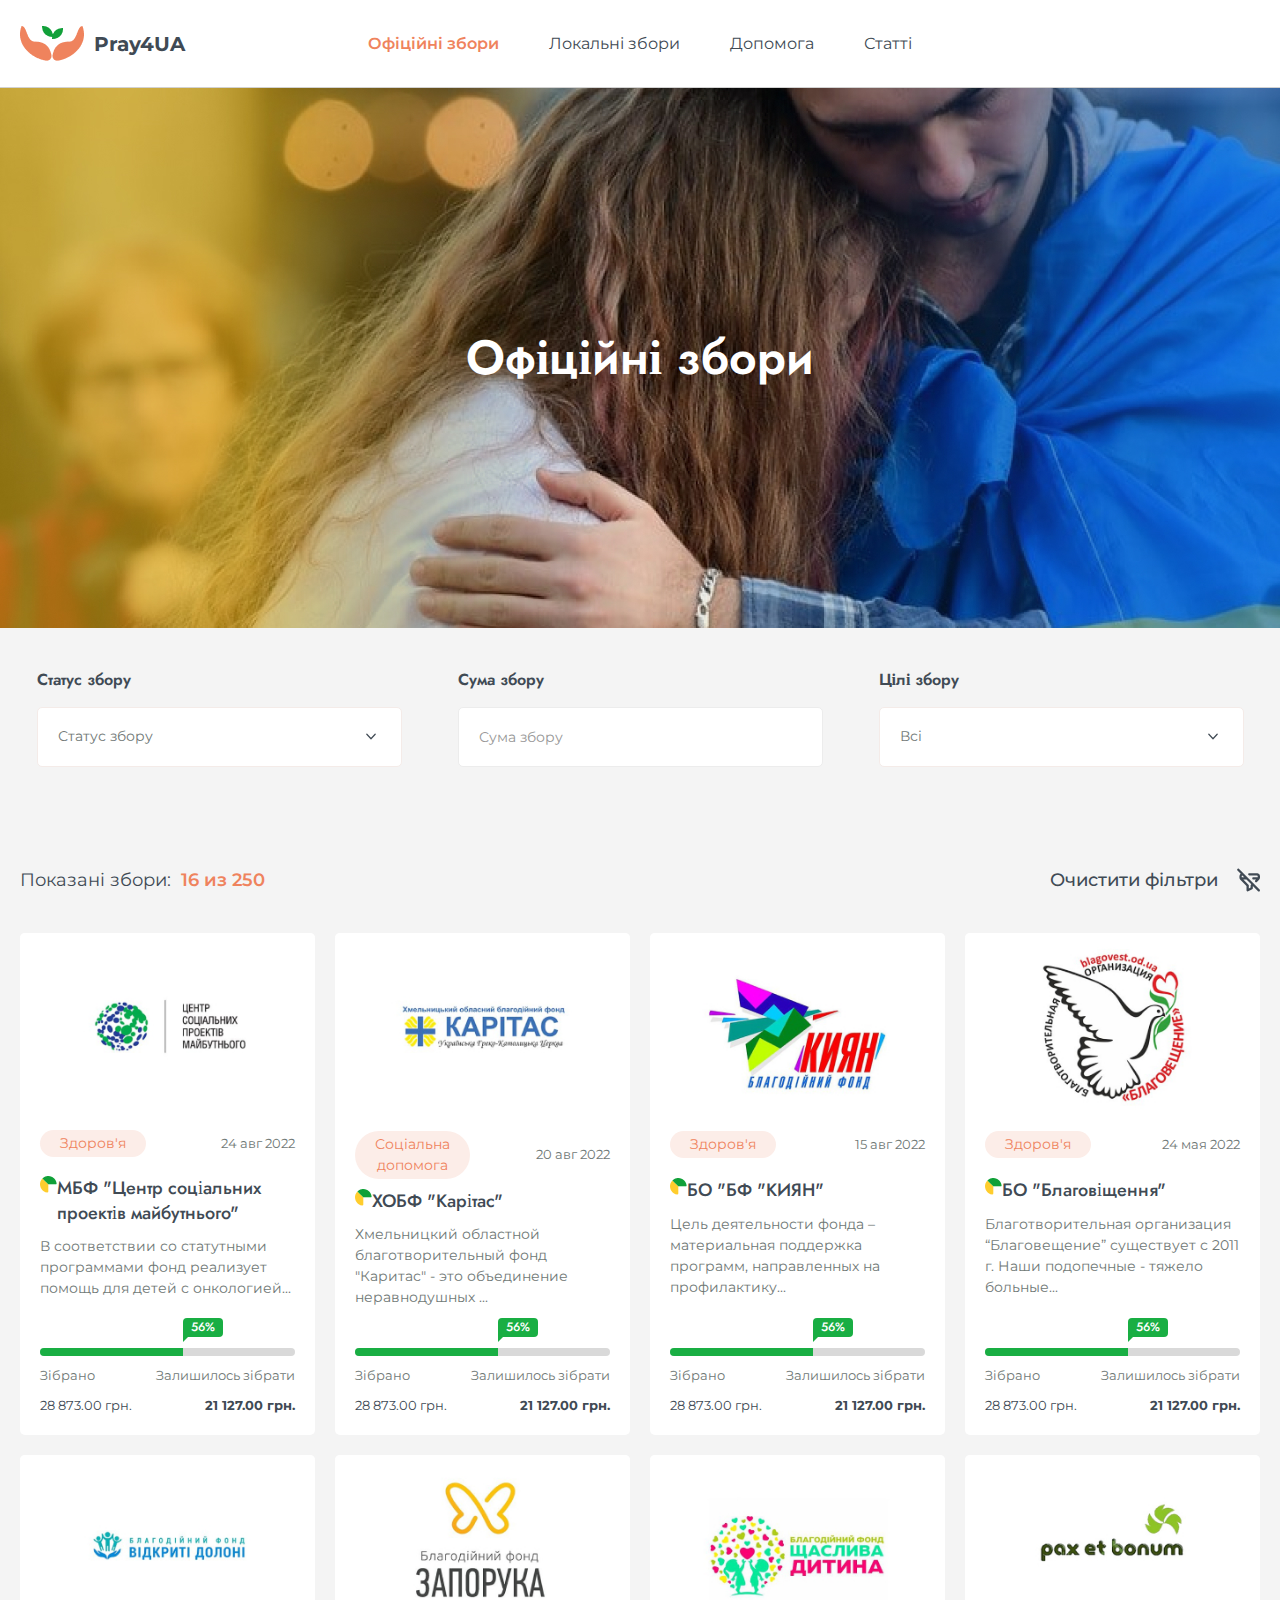
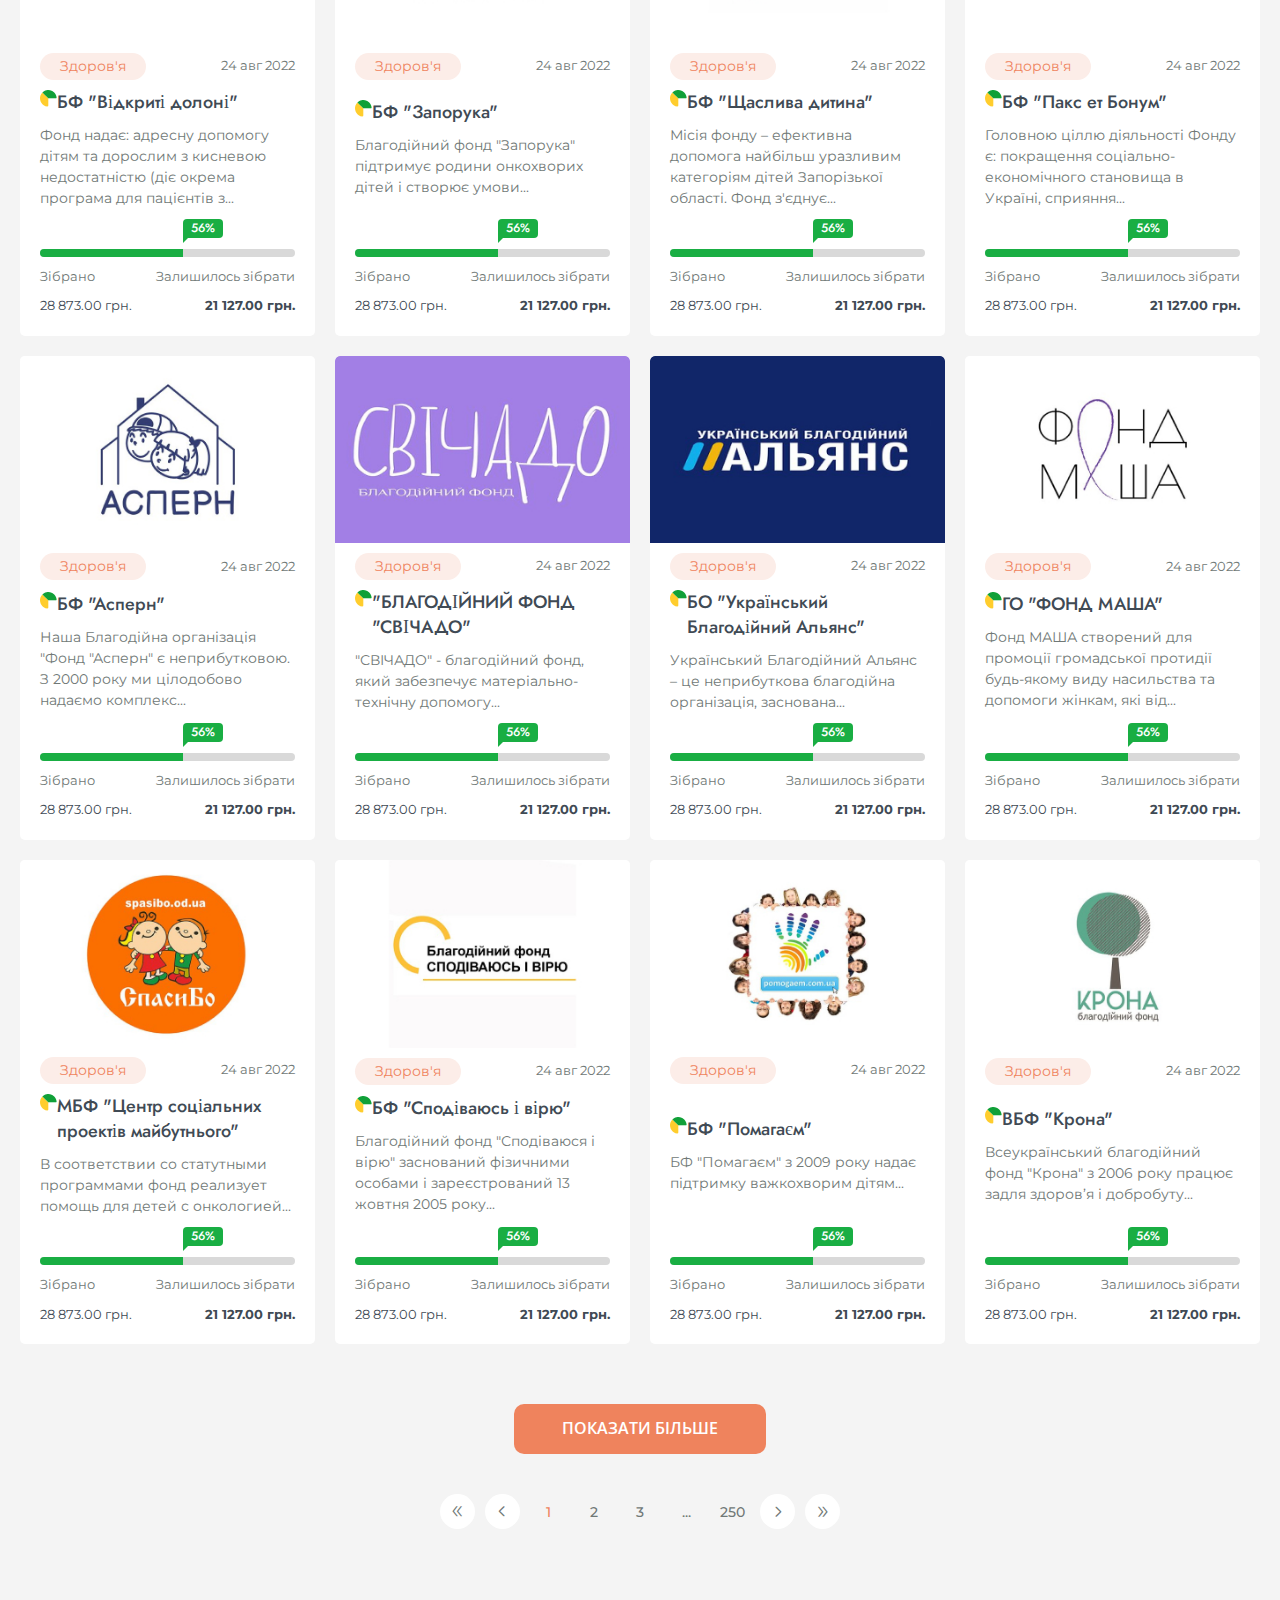
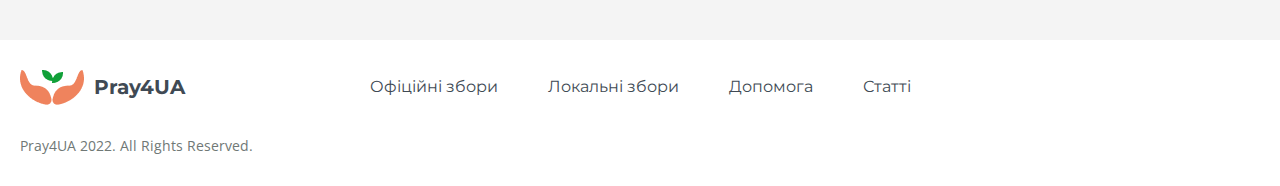
<file: html/dues.html>
<!DOCTYPE html>
<html lang="en">

<head>
	<meta charset="UTF-8">
	<meta http-equiv="X-UA-Compatible" content="IE=edge">
	<meta name="viewport" content="width=device-width, initial-scale=1.0">
	<link rel="stylesheet" href="../css/style.css">
	<link rel="stylesheet" href="../css/iconsfonts.css">
	<title>Document</title>
</head>

<body>
	<div class="wrapper">
		<header class="header">
			<div class="header__content container">
				<a href="#" class="header__logo logo">
					<img src="../img/header-footer/logo.png" alt="logo">
					<span>Pray4UA</span>
				</a>
				<div class="header__icon">
					<span></span>
				</div>
				<nav class="header__menu menu">
					<ul class="menu__list">
						<li>
							<a href="#" class="menu__link menu__link_active">Офіційні збори</a>
						</li>
						<li>
							<a href="#" class="menu__link">Локальні збори</a>
						</li>
						<li>
							<a href="#" class="menu__link">Допомога</a>
						</li>
						<li>
							<a href="#" class="menu__link">Статті</a>
						</li>
					</ul>
				</nav>
			</div>
		</header>
		<main>
			<div class="banner">
				<div class="banner__headline headline">
					<h1>Офіційні збори</h1>
				</div>
			</div>
			<div class="dues-content">
				<div class="dues-content__content container">
					<form action="#" class="dues-content__settings settings">
						<div class="settings__setting-item">
							<span>Статус збору</span>
							<div class="settings__select-wrapper">
								<div class="settings__select select" id="select-2">
									<button type="button" class="select__toggle" data-select="toggle">Статус збору
									</button>
									<div class="select__dropdown">
										<ul class="select__options">
											<li class="select__option" data-select="option" data-value="" data-index="1">
												Відкритий
											</li>
											<li class="select__option" data-select="option" data-value="" data-index="2">
												Сума зібрана
											</li>
											<li class="select__option" data-select="option" data-value="" data-index="3">
												Збір завершено
											</li>
										</ul>
									</div>
								</div>
							</div>
						</div>
						<div class="settings__setting-item">
							<span>Сума збору</span>
							<div class="settings__input-wrapper">
								<input type="number" class="settings__input input" placeholder="Сума збору">
							</div>
						</div>
						<div class="settings__setting-item">
							<span>Цілі збору</span>
							<div class="settings__select-wrapper">
								<div class="settings__select select" id="select-3">
									<button type="button" class="select__toggle" data-select="toggle">Всі
									</button>
									<div class="select__dropdown">
										<ul class="select__options">
											<li class="select__option select__option_selected" data-select="option" data-value=""
												data-index="1">
												Всі
											</li>
											<li class="select__option" data-select="option" data-value="" data-index="2">
												Здоров'я
											</li>
											<li class="select__option" data-select="option" data-value="" data-index="3">
												Социальная помощь
											</li>
										</ul>
									</div>
								</div>
							</div>
						</div>
					</form>
					<div class="dues-content__items items-points">
						<div class="items-points__header">
							<div class="items-points__show">
								Показані збори:
								<div class="items-points__show-output">
									<span class="items-points__from">16</span>
									из
									<span class="items-points__to">250</span>
								</div>
							</div>
							<div class="items-points__filter">
								<a href="#"><span>Очистити фільтри</span></a>
							</div>
						</div>
						<div class="items-points__content">
							<div class="items-points__row">
								<div class="items-points__column">
									<div class="items-points__due   due">
										<a href="#" class="due__image">
											<img src="../img/main-page/dues/item1.jpg" alt="due">
										</a>
										<div class="due__body">
											<div class="due__header">
												<span class="due__category">Здоров'я</span>
												<span class="due__date">24 авг 2022</span>
											</div>
											<div class="due__middle">
												<a href="#" class="due__headline">МБФ "Центр соціальних
													проектів майбутнього"</a>
												<div class="due__text">В соответствии со статутными программами фонд реализует
													помощь
													для
													детей с онкологией...</div>
											</div>
											<div class="due__footer">
												<div class="due__progress">
													<div class="due__window-progress">56%</div>
												</div>
												<div class="due__report">
													<div class="due__done">
														<span>Зiбрано</span>
														<span>28 873.00 грн.</span>
													</div>
													<div class="due__left">
														<span>Залишилось зiбрати</span>
														<span>21 127.00 грн.</span>
													</div>
												</div>
											</div>
										</div>
									</div>
								</div>
								<div class="items-points__column">
									<div class="items-points__due   due">
										<a href="#" class="due__image">
											<img src="../img/main-page/dues/item2.jpg" alt="due">
										</a>
										<div class="due__body">
											<div class="due__header">
												<span class="due__category">Соціальна допомога</span>
												<span class="due__date">20 авг 2022</span>
											</div>
											<div class="due__middle">
												<a href="#" class="due__headline">ХОБФ "Карітас"</a>
												<div class="due__text">Хмельницкий областной благотворительный фонд "Каритас" - это
													объединение неравнодушных ...</div>
											</div>
											<div class="due__footer">
												<div class="due__progress">
													<div class="due__window-progress">56%</div>
												</div>
												<div class="due__report">
													<div class="due__done">
														<span>Зiбрано</span>
														<span>28 873.00 грн.</span>
													</div>
													<div class="due__left">
														<span>Залишилось зiбрати</span>
														<span>21 127.00 грн.</span>
													</div>
												</div>
											</div>
										</div>
									</div>
								</div>
								<div class="items-points__column items-points__column_992">
									<div class="items-points__due   due">
										<a href="#" class="due__image">
											<img src="../img/main-page/dues/item3.jpg" alt="due">
										</a>
										<div class="due__body">
											<div class="due__header">
												<span class="due__category">Здоров'я</span>
												<span class="due__date">15 авг 2022</span>
											</div>
											<div class="due__middle">
												<a href="#" class="due__headline">БО "БФ "КИЯН"</a>
												<div class="due__text">Цель деятельности фонда – материальная поддержка программ,
													направленных на профилактику...</div>
											</div>
											<div class="due__footer">
												<div class="due__progress">
													<div class="due__window-progress">56%</div>
												</div>
												<div class="due__report">
													<div class="due__done">
														<span>Зiбрано</span>
														<span>28 873.00 грн.</span>
													</div>
													<div class="due__left">
														<span>Залишилось зiбрати</span>
														<span>21 127.00 грн.</span>
													</div>
												</div>
											</div>
										</div>
									</div>
								</div>
								<div class="items-points__column items-points__column_1200">
									<div class="items-points__due   due">
										<a href="#" class="due__image">
											<img src="../img/main-page/dues/item4.jpg" alt="due">
										</a>
										<div class="due__body">
											<div class="due__header">
												<span class="due__category">Здоров'я</span>
												<span class="due__date">24 мая 2022</span>
											</div>
											<div class="due__middle">
												<a href="#" class="due__headline">БО "Благовіщення"</a>
												<div class="due__text">Благотворительная организация “Благовещение” существует с
													2011 г. Наши подопечные - тяжело больные...</div>
											</div>
											<div class="due__footer">
												<div class="due__progress">
													<div class="due__window-progress">56%</div>
												</div>
												<div class="due__report">
													<div class="due__done">
														<span>Зiбрано</span>
														<span>28 873.00 грн.</span>
													</div>
													<div class="due__left">
														<span>Залишилось зiбрати</span>
														<span>21 127.00 грн.</span>
													</div>
												</div>
											</div>
										</div>
									</div>
								</div>
							</div>
							<div class="items-points__row">
								<div class="items-points__column">
									<div class="items-points__due   due">
										<a href="#" class="due__image">
											<img src="../img/dues-page/items-points/item5.jpg" alt="due">
										</a>
										<div class="due__body">
											<div class="due__header">
												<span class="due__category">Здоров'я</span>
												<span class="due__date">24 авг 2022</span>
											</div>
											<div class="due__middle">
												<a href="#" class="due__headline">БФ "Відкриті долоні"</a>
												<div class="due__text">Фонд надає: адресну допомогу дітям та дорослим з кисневою
													недостатністю (діє окрема програма для пацієнтів з...</div>
											</div>
											<div class="due__footer">
												<div class="due__progress">
													<div class="due__window-progress">56%</div>
												</div>
												<div class="due__report">
													<div class="due__done">
														<span>Зiбрано</span>
														<span>28 873.00 грн.</span>
													</div>
													<div class="due__left">
														<span>Залишилось зiбрати</span>
														<span>21 127.00 грн.</span>
													</div>
												</div>
											</div>
										</div>
									</div>
								</div>
								<div class="items-points__column">
									<div class="items-points__due   due">
										<a href="#" class="due__image">
											<img src="../img/dues-page/items-points/item6.jpg" alt="due">
										</a>
										<div class="due__body">
											<div class="due__header">
												<span class="due__category">Здоров'я</span>
												<span class="due__date">24 авг 2022</span>
											</div>
											<div class="due__middle">
												<a href="#" class="due__headline">БФ "Запорука"</a>
												<div class="due__text">Благодійний фонд "Запорука" підтримує родини онкохворих дітей
													і створює умови...</div>
											</div>
											<div class="due__footer">
												<div class="due__progress">
													<div class="due__window-progress">56%</div>
												</div>
												<div class="due__report">
													<div class="due__done">
														<span>Зiбрано</span>
														<span>28 873.00 грн.</span>
													</div>
													<div class="due__left">
														<span>Залишилось зiбрати</span>
														<span>21 127.00 грн.</span>
													</div>
												</div>
											</div>
										</div>
									</div>
								</div>
								<div class="items-points__column items-points__column_992">
									<div class="items-points__due   due">
										<a href="#" class="due__image">
											<img src="../img/dues-page/items-points/item7.jpg" alt="due">
										</a>
										<div class="due__body">
											<div class="due__header">
												<span class="due__category">Здоров'я</span>
												<span class="due__date">24 авг 2022</span>
											</div>
											<div class="due__middle">
												<a href="#" class="due__headline">БФ "Щаслива дитина"</a>
												<div class="due__text">Місія фонду – ефективна допомога найбільш уразливим
													категоріям дітей Запорізької області. Фонд з'єднує...</div>
											</div>
											<div class="due__footer">
												<div class="due__progress">
													<div class="due__window-progress">56%</div>
												</div>
												<div class="due__report">
													<div class="due__done">
														<span>Зiбрано</span>
														<span>28 873.00 грн.</span>
													</div>
													<div class="due__left">
														<span>Залишилось зiбрати</span>
														<span>21 127.00 грн.</span>
													</div>
												</div>
											</div>
										</div>
									</div>
								</div>
								<div class="items-points__column items-points__column_1200">
									<div class="items-points__due  due">
										<a href="#" class="due__image">
											<img src="../img/dues-page/items-points/item8.jpg" alt="due">
										</a>
										<div class="due__body">
											<div class="due__header">
												<span class="due__category">Здоров'я</span>
												<span class="due__date">24 авг 2022</span>
											</div>
											<div class="due__middle">
												<a href="#" class="due__headline">БФ "Пакс ет Бонум"</a>
												<div class="due__text">Головною ціллю діяльності Фонду є: покращення
													соціально-економічного становища в Україні, сприяння...</div>
											</div>
											<div class="due__footer">
												<div class="due__progress">
													<div class="due__window-progress">56%</div>
												</div>
												<div class="due__report">
													<div class="due__done">
														<span>Зiбрано</span>
														<span>28 873.00 грн.</span>
													</div>
													<div class="due__left">
														<span>Залишилось зiбрати</span>
														<span>21 127.00 грн.</span>
													</div>
												</div>
											</div>
										</div>
									</div>
								</div>
							</div>
							<div class="items-points__row">
								<div class="items-points__column">
									<div class="items-points__due  due">
										<a href="#" class="due__image">
											<img src="../img/dues-page/items-points/item9.jpg" alt="due">
										</a>
										<div class="due__body">
											<div class="due__header">
												<span class="due__category">Здоров'я</span>
												<span class="due__date">24 авг 2022</span>
											</div>
											<div class="due__middle">
												<a href="#" class="due__headline">БФ "Асперн"</a>
												<div class="due__text">Наша Благодійна організація "Фонд "Асперн" є неприбутковою. З
													2000 року ми цілодобово надаємо комплекс...</div>
											</div>
											<div class="due__footer">
												<div class="due__progress">
													<div class="due__window-progress">56%</div>
												</div>
												<div class="due__report">
													<div class="due__done">
														<span>Зiбрано</span>
														<span>28 873.00 грн.</span>
													</div>
													<div class="due__left">
														<span>Залишилось зiбрати</span>
														<span>21 127.00 грн.</span>
													</div>
												</div>
											</div>
										</div>
									</div>
								</div>
								<div class="items-points__column">
									<div class="items-points__due  due">
										<a href="#" class="due__image">
											<img src="../img/dues-page/items-points/item10.jpg" alt="due">
										</a>
										<div class="due__body">
											<div class="due__header">
												<span class="due__category">Здоров'я</span>
												<span class="due__date">24 авг 2022</span>
											</div>
											<div class="due__middle">
												<a href="#" class="due__headline">"БЛАГОДІЙНИЙ ФОНД
													"СВІЧАДО"</a>
												<div class="due__text">"СВІЧАДО" - благодійний фонд, який забезпечує
													матеріально-технічну допомогу...</div>
											</div>
											<div class="due__footer">
												<div class="due__progress">
													<div class="due__window-progress">56%</div>
												</div>
												<div class="due__report">
													<div class="due__done">
														<span>Зiбрано</span>
														<span>28 873.00 грн.</span>
													</div>
													<div class="due__left">
														<span>Залишилось зiбрати</span>
														<span>21 127.00 грн.</span>
													</div>
												</div>
											</div>
										</div>
									</div>
								</div>
								<div class="items-points__column items-points__column_992">
									<div class="items-points__due  due">
										<a href="#" class="due__image">
											<img src="../img/dues-page/items-points/item11.jpg" alt="due">
										</a>
										<div class="due__body">
											<div class="due__header">
												<span class="due__category">Здоров'я</span>
												<span class="due__date">24 авг 2022</span>
											</div>
											<div class="due__middle">
												<a href="#" class="due__headline">БО "Український Благодійний
													Альянс"</a>
												<div class="due__text">Український Благодійний Альянс – це неприбуткова благодійна
													організація, заснована...</div>
											</div>
											<div class="due__footer">
												<div class="due__progress">
													<div class="due__window-progress">56%</div>
												</div>
												<div class="due__report">
													<div class="due__done">
														<span>Зiбрано</span>
														<span>28 873.00 грн.</span>
													</div>
													<div class="due__left">
														<span>Залишилось зiбрати</span>
														<span>21 127.00 грн.</span>
													</div>
												</div>
											</div>
										</div>
									</div>
								</div>
								<div class="items-points__column items-points__column_1200">
									<div class="items-points__due  due">
										<a href="#" class="due__image">
											<img src="../img/dues-page/items-points/item12.jpg" alt="due">
										</a>
										<div class="due__body">
											<div class="due__header">
												<span class="due__category">Здоров'я</span>
												<span class="due__date">24 авг 2022</span>
											</div>
											<div class="due__middle">
												<a href="#" class="due__headline">ГО "ФОНД МАША"</a>
												<div class="due__text">Фонд МАША створений для промоції громадської протидії
													будь-якому виду насильства та допомоги жінкам, які від...</div>
											</div>
											<div class="due__footer">
												<div class="due__progress">
													<div class="due__window-progress">56%</div>
												</div>
												<div class="due__report">
													<div class="due__done">
														<span>Зiбрано</span>
														<span>28 873.00 грн.</span>
													</div>
													<div class="due__left">
														<span>Залишилось зiбрати</span>
														<span>21 127.00 грн.</span>
													</div>
												</div>
											</div>
										</div>
									</div>
								</div>
							</div>
							<div class="items-points__row">
								<div class="items-points__column">
									<div class="items-points__due  due">
										<a href="#" class="due__image">
											<img src="../img/dues-page/items-points/item13.jpg" alt="due">
										</a>
										<div class="due__body">
											<div class="due__header">
												<span class="due__category">Здоров'я</span>
												<span class="due__date">24 авг 2022</span>
											</div>
											<div class="due__middle">
												<a href="#" class="due__headline">МБФ "Центр соціальних
													проектів майбутнього"</a>
												<div class="due__text">В соответствии со статутными программами фонд реализует
													помощь для детей с онкологией...</div>
											</div>
											<div class="due__footer">
												<div class="due__progress">
													<div class="due__window-progress">56%</div>
												</div>
												<div class="due__report">
													<div class="due__done">
														<span>Зiбрано</span>
														<span>28 873.00 грн.</span>
													</div>
													<div class="due__left">
														<span>Залишилось зiбрати</span>
														<span>21 127.00 грн.</span>
													</div>
												</div>
											</div>
										</div>
									</div>
								</div>
								<div class="items-points__column">
									<div class="items-points__due  due">
										<a href="#" class="due__image">
											<img src="../img/dues-page/items-points/item14.jpg" alt="due">
										</a>
										<div class="due__body">
											<div class="due__header">
												<span class="due__category">Здоров'я</span>
												<span class="due__date">24 авг 2022</span>
											</div>
											<div class="due__middle">
												<a href="#" class="due__headline">БФ "Сподіваюсь і вірю"</a>
												<div class="due__text">Благодійний фонд "Сподіваюся і вірю" заснований фізичними
													особами і зареєстрований 13 жовтня 2005 року...</div>
											</div>
											<div class="due__footer">
												<div class="due__progress">
													<div class="due__window-progress">56%</div>
												</div>
												<div class="due__report">
													<div class="due__done">
														<span>Зiбрано</span>
														<span>28 873.00 грн.</span>
													</div>
													<div class="due__left">
														<span>Залишилось зiбрати</span>
														<span>21 127.00 грн.</span>
													</div>
												</div>
											</div>
										</div>
									</div>
								</div>
								<div class="items-points__column items-points__column_992">
									<div class="items-points__due  due">
										<a href="#" class="due__image">
											<img src="../img/dues-page/items-points/item15.jpg" alt="due">
										</a>
										<div class="due__body">
											<div class="due__header">
												<span class="due__category">Здоров'я</span>
												<span class="due__date">24 авг 2022</span>
											</div>
											<div class="due__middle">
												<a href="#" class="due__headline">БФ "Помагаєм"</a>
												<div class="due__text">БФ "Помагаєм" з 2009 року надає підтримку важкохворим
													дітям...</div>
											</div>
											<div class="due__footer">
												<div class="due__progress">
													<div class="due__window-progress">56%</div>
												</div>
												<div class="due__report">
													<div class="due__done">
														<span>Зiбрано</span>
														<span>28 873.00 грн.</span>
													</div>
													<div class="due__left">
														<span>Залишилось зiбрати</span>
														<span>21 127.00 грн.</span>
													</div>
												</div>
											</div>
										</div>
									</div>
								</div>
								<div class="items-points__column items-points__column_1200">
									<div class="items-points__due  due">
										<a href="#" class="due__image">
											<img src="../img/dues-page/items-points/item16.jpg" alt="due">
										</a>
										<div class="due__body">
											<div class="due__header">
												<span class="due__category">Здоров'я</span>
												<span class="due__date">24 авг 2022</span>
											</div>
											<div class="due__middle">
												<a href="#" class="due__headline">ВБФ "Крона"</a>
												<div class="due__text">Всеукраїнський благодійний фонд "Крона" з 2006 року працює
													задля здоров’я і добробуту...</div>
											</div>
											<div class="due__footer">
												<div class="due__progress">
													<div class="due__window-progress">56%</div>
												</div>
												<div class="due__report">
													<div class="due__done">
														<span>Зiбрано</span>
														<span>28 873.00 грн.</span>
													</div>
													<div class="due__left">
														<span>Залишилось зiбрати</span>
														<span>21 127.00 грн.</span>
													</div>
												</div>
											</div>
										</div>
									</div>
								</div>
							</div>
						</div>
						<div class="items-points__btn-wrapper">
							<a href="#" class="items-points__btn btn">Показати більше</a>
						</div>
						<div class="items-points__pagination">
							<a href="#" class="items-points__arrow _icon-vector-double"></a>
							<a href="#" class="items-points__arrow items-points__arrow_left _icon-vector-cut"></a>
							<a href="#" class="items-points__page items-points__page_active">1</a>
							<a href="#" class="items-points__page">2</a>
							<a href="#" class="items-points__page">3</a>
							<a href="#" class="items-points__page">...</a>
							<a href="#" class="items-points__page">250</a>
							<a href="#" class="items-points__arrow items-points__arrow_right _icon-vector-cut"></a>
							<a href="#" class="items-points__arrow _icon-vector-double"></a>
						</div>
					</div>
				</div>
			</div>
		</main>
		<footer class="footer">
			<div class="footer__content container">
				<div class="footer__top">
					<a href="#" class="footer__logo logo">
						<img src="../img/header-footer/logo.png" alt="logo">
						<span>Pray4UA</span>
					</a>
					<nav class="footer__menu menu">
						<ul class="menu__list">
							<li>
								<a href="#" class="menu__link">Офіційні збори</a>
							</li>
							<li>
								<a href="#" class="menu__link">Локальні збори</a>
							</li>
							<li>
								<a href="#" class="menu__link">Допомога</a>
							</li>
							<li>
								<a href="#" class="menu__link">Статті</a>
							</li>
						</ul>
					</nav>
				</div>
				<div class="footer__bottom">
					Pray4UA 2022. All Rights Reserved.
				</div>
			</div>
		</footer>
	</div>
	<script src="../js/select.js"></script>
	<script src="../js/script.js"></script>
</body>

</html>
</file>
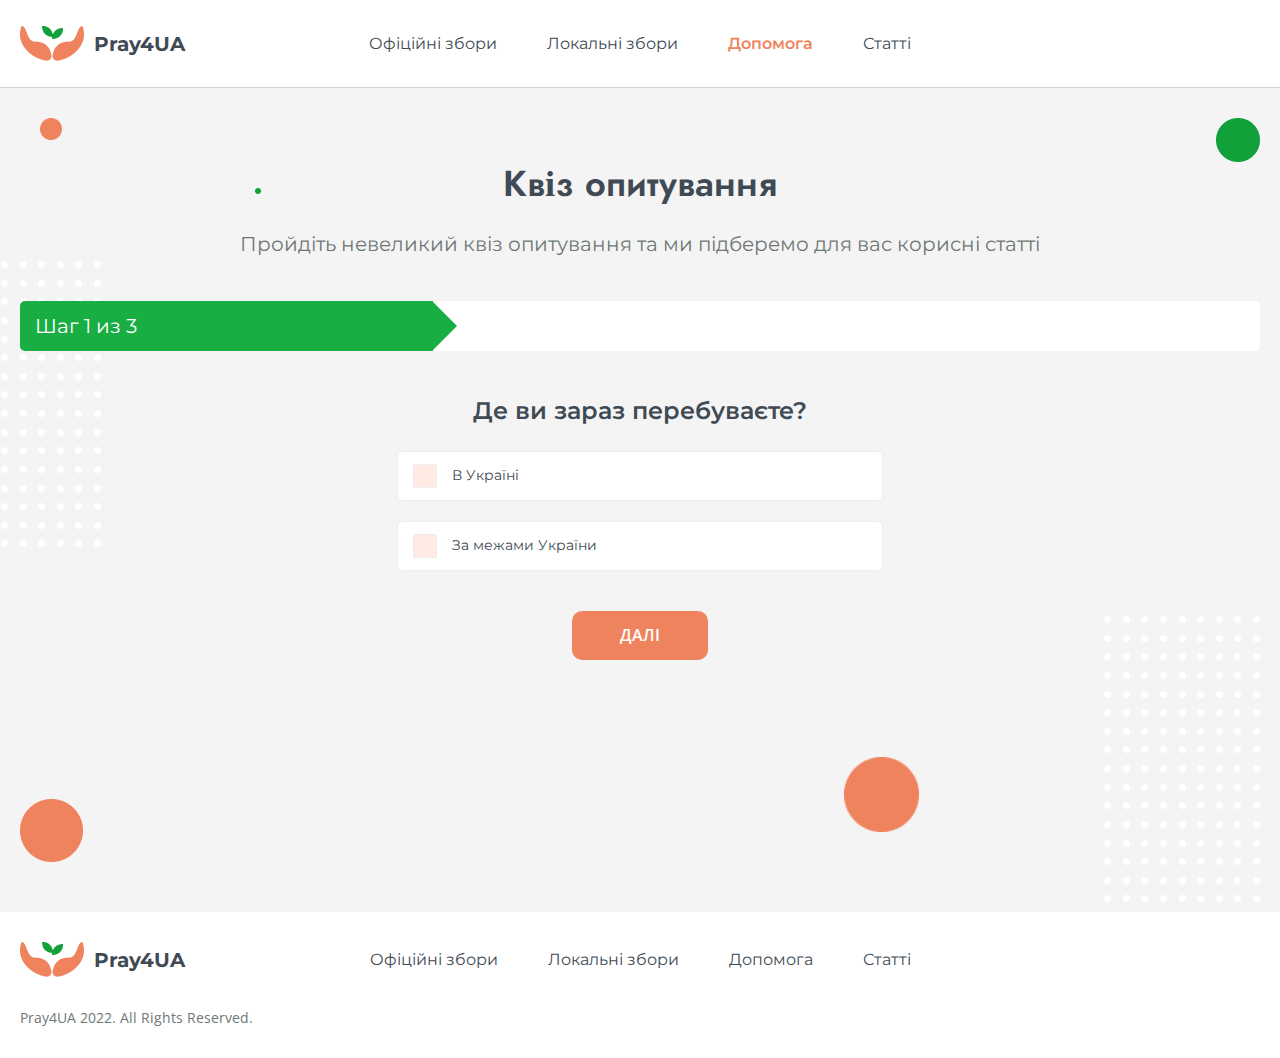
<file: html/quiz.html>
<!DOCTYPE html>
<html lang="en">

<head>
	<meta charset="UTF-8">
	<meta http-equiv="X-UA-Compatible" content="IE=edge">
	<meta name="viewport" content="width=device-width, initial-scale=1.0">
	<link rel="stylesheet" href="../css/style.css">
	<link rel="stylesheet" href="../css/iconsfonts.css">
	<title>Document</title>
</head>

<body>
	<div class="wrapper">
		<header class="header">
			<div class="header__content container">
				<a href="#" class="header__logo logo">
					<img src="../img/header-footer/logo.png" alt="logo">
					<span>Pray4UA</span>
				</a>
				<div class="header__icon">
					<span></span>
				</div>
				<nav class="header__menu menu">
					<ul class="menu__list">
						<li>
							<a href="#" class="menu__link">Офіційні збори</a>
						</li>
						<li>
							<a href="#" class="menu__link">Локальні збори</a>
						</li>
						<li>
							<a href="#" class="menu__link menu__link_active">Допомога</a>
						</li>
						<li>
							<a href="#" class="menu__link">Статті</a>
						</li>
					</ul>
				</nav>
			</div>
		</header>
		<main>
			<div class="test">
				<div class="test__content container">
					<div class="test__headline-h2 headline-h2">
						<h2>Квіз опитування</h2>
					</div>
					<div class="test__text">
						Пройдіть невеликий квіз опитування та ми підберемо для вас корисні статті
					</div>
					<div class="test__pagination-wrapper">
						<div class="test__pagination-decore"></div>
						<div class="test__pagination">
							<span>Шаг 1 из 3</span>
							<div class="test__step test__step_1"></div>
							<div class="test__step test__step_2"></div>
							<div class="test__step test__step_3"></div>
						</div>
					</div>
					<div class="test__quiz quiz">
						<div class="quiz__content">
							<div class="quiz__body">
								<form action="#" class="form quiz__form">
									<fieldset class="form__fieldset" style="display: none;">
										<div class="form__title">Де ви зараз перебуваєте?</div>
										<div class="form__wrap">
											<label for="label-choice-ukraine" class="form__label-radio active-radio">
												<input type="radio" id="label-choice-ukraine" class="form__radio" name="choice1"
													value="">
												<div class="form__choice">
													<div class="form__answer">В Україні</div>
												</div>
											</label>
											<label for="label-choice-outukraine" class="form__label-radio">
												<input type="radio" id="label-choice-outukraine" class="form__radio" name="choice2"
													value="">
												<div class="form__choice">
													<div class="form__answer">За межами України</div>
												</div>
											</label>
										</div>
										<div class="form__ button form-button form-button__indent">
											<button class="form-button__btn-next btn">далі</button>
										</div>
									</fieldset>
									<fieldset class="form__fieldset" style="display: none;">
										<div class="form__title">Де ви зараз перебуваєте?</div>
										<div class="form__wrap">
											<label for="label-choice-ukraine2" class="form__label-radio active-radio">
												<input type="radio" id="label-choice-ukraine2" class="form__radio" name="choice3"
													value="">
												<div class="form__choice">
													<div class="form__answer">В Україні</div>
												</div>
											</label>
											<label for="label-choice-outukraine2" class="form__label-radio">
												<input type="radio" id="label-choice-outukraine2" class="form__radio" name="choice4"
													value="">
												<div class="form__choice">
													<div class="form__answer">За межами України</div>
												</div>
											</label>
											<label for="label-choice-ukraine3" class="form__label-radio">
												<input type="radio" id="label-choice-ukraine3" class="form__radio" name="choice5"
													value="">
												<div class="form__choice">
													<div class="form__answer">В Україні</div>
												</div>
											</label>
											<label for="label-choice-ukraine4" class="form__label-radio">
												<input type="radio" id="label-choice-ukraine4" class="form__radio" name="choice6"
													value="">
												<div class="form__choice">
													<div class="form__answer">В Україні</div>
												</div>
											</label>
										</div>
										<div class="form__button form-button form-button__indent">
											<button class="form-button__btn-next btn">далі</button>
										</div>
									</fieldset>
									<fieldset class="form__fieldset" style="display: none;">
										<div class="form__title">Де ви зараз перебуваєте?
										</div>
										<div class="form__wrap">
											<label for="label-choice-ukraine5" class="form__label-radio active-radio">
												<input type="radio" id="label-choice-ukraine5" class="form__radio" name="choice7"
													value="">
												<div class="form__choice">
													<div class="form__answer">В Україні</div>
												</div>
											</label>
											<label for="label-choice-ukraine6" class="form__label-radio">
												<input type="radio" id="label-choice-ukraine6" class="form__radio" name="choice9"
													value="">
												<div class="form__choice">
													<div class="form__answer">В Україні</div>
												</div>
											</label>
											<label for="label-choice-outukraine3" class="form__label-radio">
												<input type="radio" id="label-choice-outukraine3" class="form__radio" name="choice8"
													value="">
												<div class="form__choice">
													<div class="form__answer">За межами України</div>
												</div>
											</label>
										</div>
										<div class="form__button form-button form-button__indent">
											<button type="submit" class="form-button__btn-next btn">далі</button>
										</div>
									</fieldset>
									<fieldset class="form__fieldset" style="display: block;">
										<div class="form__title">Ваші відповіді прийнято. Ми підбираємо вам відповідні статті.
										</div>
										<div class="form__processing-wrapper">
											<div class="form__processing">
											</div>
										</div>
										<div class="form__btn-wrapper">
											<a href="#" class="form__btn btn">Показати статті</a>
										</div>
									</fieldset>
								</form>
							</div>
						</div>
					</div>
				</div>
			</div>
		</main>
		<footer class="footer">
			<div class="footer__content container">
				<div class="footer__top">
					<a href="#" class="footer__logo logo">
						<img src="../img/header-footer/logo.png" alt="logo">
						<span>Pray4UA</span>
					</a>
					<nav class="footer__menu menu">
						<ul class="menu__list">
							<li>
								<a href="#" class="menu__link">Офіційні збори</a>
							</li>
							<li>
								<a href="#" class="menu__link">Локальні збори</a>
							</li>
							<li>
								<a href="#" class="menu__link">Допомога</a>
							</li>
							<li>
								<a href="#" class="menu__link">Статті</a>
							</li>
						</ul>
					</nav>
				</div>
				<div class="footer__bottom">
					Pray4UA 2022. All Rights Reserved.
				</div>
			</div>
		</footer>
	</div>
	<script src="../js/script.js"></script>
</body>

</html>
</file>
<file: css/style.css>
@charset "UTF-8";
@import url(https://fonts.googleapis.com/css?family=Montserrat:regular,500,600,700);
@import url(https://fonts.googleapis.com/css?family=Jost:regular,500,600);
@import url(https://fonts.googleapis.com/css?family=Open+Sans:regular,600);
* {
  padding: 0;
  margin: 0;
  border: 0;
}

*,
*:before,
*:after {
  box-sizing: border-box;
}

:focus,
:active {
  outline: none;
}

a:focus,
a:active {
  outline: none;
}

nav,
footer,
header,
aside {
  display: block;
}

html,
body {
  height: 100%;
  width: 100%;
  font-size: 100%;
  font-family: Montserrat;
  font-weight: 400;
  color: #707876;
  line-height: 1;
  font-size: 16px;
  -ms-text-size-adjust: 100%;
  -moz-text-size-adjust: 100%;
  -webkit-text-size-adjust: 100%;
}

input,
button,
textarea {
  font-family: inherit;
}

input::-moz-placeholder {
  color: #969696;
}

input:-ms-input-placeholder {
  color: #969696;
}

input::placeholder {
  color: #969696;
}

input::-ms-clear {
  display: none;
}

button {
  cursor: pointer;
}

button::-moz-focus-inner {
  padding: 0;
  border: 0;
}

a,
a:visited {
  text-decoration: none;
}

a:hover {
  text-decoration: none;
}

ul li {
  list-style: none;
}

img {
  vertical-align: top;
}

.wrapper {
  min-height: 100%;
  overflow: hidden;
}

.container {
  max-width: 1540px;
  padding: 0 20px;
  margin: 0 auto;
}
@media screen and (max-width: 350px) {
  .container {
    padding: 0 10px;
  }
}

.header {
  padding: 26px 0;
  border-bottom: 1px solid #d2d2d2;
}
@media screen and (max-width: 768px) {
  .header {
    position: relative;
  }
}
@media screen and (max-width: 480px) {
  .header {
    padding: 22px 0;
  }
}
.header__content {
  display: flex;
  justify-content: space-between;
  align-items: center;
}
@media screen and (min-width: 768px) {
  .header__content {
    position: relative;
  }
}
.header__icon {
  display: none;
}
@media screen and (max-width: 768px) {
  .header__icon {
    z-index: 5;
    display: block;
    position: relative;
    width: 30px;
    height: 12px;
    cursor: pointer;
  }
  .header__icon span, .header__icon::before, .header__icon::after {
    left: 0;
    position: absolute;
    height: 16%;
    width: 100%;
    border-radius: 10px;
    background-color: #707876;
  }
  .header__icon::before, .header__icon::after {
    content: "";
  }
  .header__icon::before {
    top: 0;
  }
  .header__icon::after {
    bottom: 0;
  }
  .header__icon span {
    top: 50%;
    transform: translate(0px, -50%);
  }
}

.logo {
  display: flex;
  align-items: center;
  margin-right: 20px;
}
.logo span {
  color: #404a54;
  font-weight: 700;
  font-size: 20px;
  line-height: 24px;
  display: inline-block;
  margin-left: 10px;
}
@media screen and (max-width: 480px) {
  .logo span {
    font-size: 12px;
    margin-left: 6px;
  }
}
@media screen and (max-width: 480px) {
  .logo img {
    max-width: 38px;
  }
}

.menu {
  display: flex;
  align-items: center;
}
@media screen and (min-width: 1200px) {
  .menu {
    position: absolute;
    left: 50%;
    transform: translate(-50%, -50%);
    top: 50%;
  }
}
@media screen and (max-width: 768px) {
  .menu {
    z-index: 100;
    position: absolute;
    background: #fff;
    top: 101%;
    left: 0;
    width: 100%;
    height: 180px;
    transition: all 0.3s ease 0s;
    overflow: auto;
    display: flex;
    justify-content: center;
    box-shadow: 0px 4px 13px rgba(0, 0, 0, 0.25);
    border-radius: 0px 0px 5px 5px;
    opacity: 0;
    visibility: hidden;
  }
  .menu._active {
    opacity: 1;
    visibility: visible;
  }
}
.menu__list {
  display: flex;
  flex-wrap: wrap;
}
@media screen and (max-width: 768px) {
  .menu__list {
    flex-direction: column;
  }
}
@media screen and (max-width: 768px) {
  .menu__list li {
    text-align: center;
  }
}
.menu__list li:not(:last-child) {
  margin-right: 50px;
}
@media screen and (max-width: 992px) {
  .menu__list li:not(:last-child) {
    margin-right: 30px;
  }
}
@media screen and (max-width: 768px) {
  .menu__list li:not(:last-child) {
    margin-right: 0;
    margin-bottom: 20px;
  }
}
.menu__link {
  line-height: 148%;
  color: #404a54;
  transition: color 0.3s ease 0s;
  white-space: nowrap;
}
.menu__link_active {
  color: #ef835d;
  font-weight: 600;
}
@media screen and (max-width: 768px) {
  .menu__link {
    font-size: 14px;
  }
}
.menu__link:hover {
  color: #ef835d;
}

.top-block {
  padding: 102px 0 182px;
  position: relative;
  background: url(../img/main-page/top-block/decore-dots.png) right 230px bottom 15% no-repeat, url(../img/main-page/top-block/decore-circle-green.png) right 100px bottom 10%/15px no-repeat, url(../img/main-page/top-block/decore-circle-green.png) right 150px top 70px no-repeat;
}
@media screen and (max-width: 1540px) {
  .top-block {
    padding: 20px 0;
    background: url(../img/main-page/top-block/decore-dots.png) right 150px bottom 15% no-repeat, url(../img/main-page/top-block/decore-circle-green.png) right 100px bottom 10%/15px no-repeat, url(../img/main-page/top-block/decore-circle-green.png) right 150px top 70px no-repeat;
  }
}
@media screen and (max-width: 992px) {
  .top-block {
    background: url(../img/main-page/top-block/decore-circle-green.png) right 70px bottom 10%/15px no-repeat;
    padding: 0;
  }
}
@media screen and (max-width: 480px) {
  .top-block {
    background: url(../img/main-page/top-block/decore-circle-green.png) right -7px bottom 10%/15px no-repeat;
  }
}
.top-block__content {
  min-height: 705px;
  display: flex;
  align-items: center;
  background: url(../img/main-page/top-block/decore-circle-red.png) top left 50px/22px no-repeat, url(../img/main-page/top-block/decore-circle-red.png) bottom left 20px/63px no-repeat, url(../img/main-page/top-block/decore-circle-green.png) top 95px left 250px/6px no-repeat;
}
@media screen and (max-width: 1200px) {
  .top-block__content {
    min-height: 600px;
  }
}
@media screen and (max-width: 992px) {
  .top-block__content {
    justify-content: center;
    text-align: center;
    min-height: 500px;
    background: url(../img/main-page/top-block/decore-circle-red.png) top 10px left 50px/22px no-repeat, url(../img/main-page/top-block/decore-circle-red.png) bottom left 20px/63px no-repeat, url(../img/main-page/top-block/decore-circle-green.png) top 30px left 250px/6px no-repeat;
  }
}
@media screen and (max-width: 480px) {
  .top-block__content {
    min-height: 380px;
    background: url(../img/main-page/top-block/decore-circle-red.png) top 20px left 90px/15px no-repeat, url(../img/main-page/top-block/decore-circle-red.png) bottom left -22px/44px no-repeat, url(../img/main-page/top-block/decore-circle-green.png) top 70px left 65%/4px no-repeat;
  }
}
.top-block__left {
  position: relative;
}
.top-block__left:before {
  content: "";
  position: absolute;
  width: 156px;
  height: 286px;
  top: 0;
  left: -78px;
  background: url(../img/main-page/top-block/decore-dots.png) center/contain no-repeat;
  z-index: -1;
}
@media screen and (max-width: 480px) {
  .top-block__left:before {
    width: 108px;
    height: 199px;
    top: 20px;
    left: 0px;
  }
}
@media screen and (max-width: 1540px) {
  .top-block__left {
    max-width: 500px;
  }
}
@media screen and (max-width: 992px) {
  .top-block__left {
    max-width: unset;
  }
}
.top-block__name {
  font-family: Jost;
  font-size: 24px;
  line-height: 140%;
  color: #19ae43;
  margin-bottom: 10px;
  display: flex;
  align-items: center;
}
.top-block__name:before {
  content: "";
  width: 47px;
  height: 1px;
  background: #19ae43;
  margin-right: 7px;
}
@media screen and (max-width: 480px) {
  .top-block__name:before {
    width: 28px;
  }
}
@media screen and (max-width: 480px) {
  .top-block__name {
    justify-content: center;
    font-size: 14px;
    margin-bottom: 2px;
  }
}
.top-block__headline {
  max-width: 650px;
  margin-bottom: 20px;
}
@media screen and (max-width: 480px) {
  .top-block__headline {
    margin-bottom: 10px;
  }
}
.top-block__text {
  max-width: 620px;
  font-size: 20px;
  line-height: 165%;
  margin-bottom: 40px;
}
@media screen and (max-width: 480px) {
  .top-block__text {
    font-size: 14px;
    margin-bottom: 30px;
  }
}
.headline h1 {
  font-family: Jost;
  color: #404a54;
  font-weight: 600;
  font-size: 48px;
  line-height: 140%;
}
@media screen and (max-width: 480px) {
  .headline h1 {
    font-size: 24px;
  }
}

.btn {
  font-family: "Open Sans";
  font-weight: 600;
  line-height: 148%;
  text-align: center;
  text-transform: uppercase;
  color: #ffffff;
  padding: 13px 48px;
  font-size: 16px;
  background: #ef835d;
  border-radius: 10px;
  transition: box-shadow 0.3s ease 0s;
}
.btn:hover {
  box-shadow: 5px 8px 22px rgba(239, 131, 93, 0.6);
}
@media screen and (max-width: 480px) {
  .btn {
    font-size: 12px;
    padding: 11px 30px;
  }
}

.slider-top-block {
  padding: 46px 0 54px 114px;
  position: absolute;
  right: 0;
  background: url(../img/main-page/top-block/decore-one.png) top left no-repeat, url(../img/main-page/top-block/decore-two.png) bottom left no-repeat, url(../img/main-page/top-block/decore-circle-red.png) bottom center no-repeat;
}
@media screen and (max-width: 1540px) {
  .slider-top-block {
    top: 50%;
    transform: translateY(-50%);
  }
}
@media screen and (max-width: 1200px) {
  .slider-top-block {
    background: url(../img/main-page/top-block/decore-circle-red.png) bottom center no-repeat;
  }
}
@media screen and (max-width: 992px) {
  .slider-top-block {
    display: none;
  }
}
.slider-top-block__container {
  max-width: 845px;
  overflow: hidden;
}
@media screen and (max-width: 1540px) {
  .slider-top-block__container {
    max-width: 700px;
  }
}
@media screen and (max-width: 1260px) {
  .slider-top-block__container {
    max-width: 600px;
  }
}
@media screen and (max-width: 1200px) {
  .slider-top-block__container {
    max-width: 550px;
  }
}
@media screen and (max-width: 1100px) {
  .slider-top-block__container {
    max-width: 500px;
  }
}
.slider-top-block__slide {
  border-radius: 10px 10px 10px 150px;
  overflow: hidden;
}
.slider-top-block__slide img {
  max-width: 100%;
}
.slider-top-block .swiper-button-next,
.slider-top-block .swiper-button-prev {
  width: 62px;
  height: 62px;
  border-radius: 50%;
  background: #fff;
  transition: background 0.3s ease 0s;
  color: #707876;
  font-size: 12px;
}
.slider-top-block .swiper-button-next:hover,
.slider-top-block .swiper-button-prev:hover {
  background: #ef835d;
  color: #fff;
}
.slider-top-block .swiper-button-next:after,
.slider-top-block .swiper-button-prev:after {
  content: "";
}
.slider-top-block .swiper-button-prev {
  left: auto;
  right: 18%;
  top: 45%;
}
@media screen and (max-width: 1540px) {
  .slider-top-block .swiper-button-prev {
    width: 50px;
    height: 50px;
    top: 43%;
  }
}
.slider-top-block .swiper-button-next {
  transform: rotate(-180deg);
  right: 18%;
  top: 55%;
}
@media screen and (max-width: 1540px) {
  .slider-top-block .swiper-button-next {
    width: 50px;
    height: 50px;
    top: 57%;
  }
}

.items {
  background: #f4f4f4;
}
.items__dues-wrapper {
  position: relative;
}

.dues {
  padding: 100px 0;
}
@media screen and (max-width: 768px) {
  .dues {
    padding: 30px 0 40px;
  }
}
.dues__container {
  position: relative;
}
.dues__items {
  display: flex;
}
.dues .swiper-slide {
  flex-shrink: 1;
  height: auto;
}
@media screen and (max-width: 1200px) {
  .dues .swiper-slide {
    flex-shrink: 0;
  }
}
.dues .swiper-button-next,
.dues .swiper-button-prev {
  width: 46px;
  height: 46px;
  border-radius: 50%;
  background: #fff;
  transition: background 0.3s ease 0s;
  color: #fff;
  background: #ef835d;
  font-size: 12px;
  top: 50%;
  transform: translateY(-50%);
}
.dues .swiper-button-next:hover,
.dues .swiper-button-prev:hover {
  background: #f15f2b;
}
.dues .swiper-button-next:after,
.dues .swiper-button-prev:after {
  content: "";
}
.dues .swiper-button-next {
  transform: translateY(-50%) rotate(-180deg);
}
.dues .swiper-button-disabled {
  display: none;
}

.items-header {
  margin-bottom: 40px;
  display: flex;
  align-items: center;
  justify-content: space-between;
}
.items-header a {
  font-weight: 600;
  font-size: 18px;
  line-height: 148%;
  color: #ef835d;
  display: flex;
  align-items: center;
  transition: color 0.3s ease 0s;
}
@media screen and (max-width: 768px) {
  .items-header a {
    font-size: 12px;
  }
}
.items-header a:hover {
  color: #f15f2b;
}
.items-header span {
  display: flex;
  flex-direction: row-reverse;
  align-items: center;
}
.items-header span:before {
  margin-left: 18px;
  font-weight: 400;
  transform: rotate(180deg);
  font-size: 13px;
}
@media screen and (max-width: 768px) {
  .items-header span:before {
    margin-left: 10px;
    font-size: 10px;
  }
}
@media screen and (max-width: 768px) {
  .items-header {
    margin-bottom: 20px;
  }
}

.headline-h2 h2 {
  font-family: Jost;
  font-weight: 600;
  font-size: 36px;
  line-height: 140%;
  color: #404a54;
}
@media screen and (max-width: 480px) {
  .headline-h2 h2 {
    font-size: 18px;
  }
}

.due {
  background: #fff;
  flex: 1 1 25%;
  border-radius: 5px;
  overflow: hidden;
  margin-right: 60px;
  display: flex;
  flex-direction: column;
}
@media screen and (max-width: 1440px) {
  .due {
    margin-right: 20px;
  }
}
@media screen and (max-width: 1200px) {
  .due {
    margin-right: 0;
    flex: 1 1 auto;
  }
}
.due_last {
  margin-right: 0;
}
.due__image {
  display: block;
  position: relative;
}
.due__image img {
  width: 100%;
}
.due__image:before {
  transition: opacity 0.3s ease 0s;
  content: "Дивитесь бiльше";
  width: 100%;
  height: 100%;
  position: absolute;
  top: 0;
  left: 0;
  background: #ef835d;
  font-weight: 600;
  line-height: 164%;
  color: #ffffff;
  display: flex;
  justify-content: center;
  align-items: center;
  opacity: 0;
  visibility: hidden;
}
.due__image:hover:before {
  opacity: 1;
  visibility: visible;
}
.due__body {
  padding: 10px 20px 20px;
  flex: 1 1 auto;
  display: flex;
  flex-direction: column;
  justify-content: space-between;
}
@media screen and (max-width: 480px) {
  .due__body {
    padding: 6px 13px 13px;
  }
}
.due__header {
  display: flex;
  justify-content: space-between;
  align-items: center;
  margin-bottom: 10px;
}
.due__category {
  font-size: 14px;
  line-height: 150%;
  color: #ef835d;
  padding: 3px 20px;
  background: #fcede8;
  border-radius: 27px;
  text-align: center;
  max-width: -webkit-min-content;
  max-width: -moz-min-content;
  max-width: min-content;
}
@media screen and (max-width: 480px) {
  .due__category {
    font-size: 9px;
    padding: 3px 14px;
  }
}
.due__date {
  font-size: 13px;
  line-height: 150%;
  color: #707876;
}
@media screen and (max-width: 480px) {
  .due__date {
    font-size: 9px;
  }
}
.due__middle {
  margin-bottom: 40px;
}
@media screen and (max-width: 480px) {
  .due__middle {
    margin-bottom: 30px;
  }
}
.due__headline {
  font-family: Jost;
  font-weight: 500;
  font-size: 18px;
  line-height: 140%;
  color: #404a54;
  display: flex;
  margin-bottom: 10px;
  transition: color 0.3s ease 0s;
}
@media screen and (max-width: 480px) {
  .due__headline {
    font-size: 12px;
    margin-bottom: 6px;
  }
}
.due__headline:hover {
  color: #ef835d;
}
.due__headline:before {
  content: "";
  flex: 0 0 17px;
  height: 17px;
  background: url(../img/main-page/dues/icon.svg) center/contain no-repeat;
}
@media screen and (max-width: 480px) {
  .due__headline:before {
    flex: 0 0 11px;
    height: 11px;
  }
}
.due__text {
  font-size: 14px;
  line-height: 150%;
  color: #707876;
}
@media screen and (max-width: 480px) {
  .due__text {
    font-size: 10px;
  }
}
.due__progress {
  height: 8px;
  width: 100%;
  position: relative;
  background: #d9d9d9;
  border-radius: 10px;
  margin-bottom: 10px;
}
@media screen and (max-width: 480px) {
  .due__progress {
    height: 5px;
    margin-bottom: 6px;
  }
}
.due__progress:before {
  content: "";
  height: 100%;
  width: 56%;
  background: #19ae43;
  position: absolute;
  top: 0;
  left: 0;
  border-radius: 10px 0 0 10px;
}
.due__window-progress {
  top: -30px;
  left: 56%;
  font-family: Jost;
  font-weight: 500;
  font-size: 12px;
  line-height: 140%;
  height: 19px;
  width: 40px;
  color: #ffffff;
  background: #19ae43;
  display: flex;
  justify-content: center;
  align-items: center;
  border-radius: 4px;
  position: absolute;
}
.due__window-progress::after {
  content: "";
  position: absolute;
  left: 0;
  bottom: -5px;
  border: 5px solid transparent;
  border-left: 5px solid #19ae43;
  border-top: 5px solid #19ae43;
}
@media screen and (max-width: 480px) {
  .due__window-progress {
    font-size: 8px;
    width: 26px;
    height: 16px;
    top: -23px;
  }
  .due__window-progress:after {
    bottom: -3px;
    border: 3px solid transparent;
    border-left: 3px solid #19ae43;
    border-top: 3px solid #19ae43;
  }
}
.due__report {
  display: flex;
  justify-content: space-between;
}
.due__done span:first-child {
  display: block;
  margin-bottom: 10px;
  font-size: 13px;
  line-height: 150%;
  color: #707876;
}
@media screen and (max-width: 480px) {
  .due__done span:first-child {
    font-size: 9px;
    margin-bottom: 6px;
  }
}
.due__done span:last-child {
  font-size: 13px;
  line-height: 150%;
  color: #404a54;
}
@media screen and (max-width: 480px) {
  .due__done span:last-child {
    font-size: 9px;
  }
}
.due__left {
  text-align: right;
}
.due__left span:first-child {
  display: block;
  margin-bottom: 10px;
  font-size: 13px;
  line-height: 150%;
  color: #707876;
}
@media screen and (max-width: 480px) {
  .due__left span:first-child {
    font-size: 9px;
    margin-bottom: 6px;
  }
}
.due__left span:last-child {
  font-size: 13px;
  line-height: 150%;
  color: #404a54;
  font-weight: 700;
}
@media screen and (max-width: 480px) {
  .due__left span:last-child {
    font-size: 9px;
  }
}

.articles__items {
  margin: 0 -16px;
  padding-bottom: 60px;
}
@media screen and (max-width: 1440px) {
  .articles__items {
    margin: 0 -10px;
  }
}
@media screen and (max-width: 1200px) {
  .articles__items {
    margin: 0;
    flex-wrap: nowrap;
    padding-bottom: 100px;
  }
}
@media screen and (max-width: 768px) {
  .articles__items {
    padding-bottom: 40px;
  }
}
.articles__items-wrapper {
  display: flex;
  flex-wrap: wrap;
}
@media screen and (max-width: 1200px) {
  .articles__items-wrapper {
    flex-wrap: nowrap;
  }
}
.articles__article-wrapper {
  flex: 1 1 25%;
  margin-bottom: 40px;
  padding: 0 16px;
}
@media screen and (max-width: 1440px) {
  .articles__article-wrapper {
    padding: 0 10px;
  }
}
@media screen and (max-width: 1200px) {
  .articles__article-wrapper {
    padding: 0;
    flex: 1 1 auto;
    margin: 0;
  }
}
.articles__container {
  position: relative;
  width: 100%;
}
.articles .swiper-slide {
  flex-shrink: 1;
  height: auto;
}
@media screen and (max-width: 1200px) {
  .articles .swiper-slide {
    flex-shrink: 0;
  }
}
.articles .swiper-button-next,
.articles .swiper-button-prev {
  width: 46px;
  height: 46px;
  border-radius: 50%;
  background: #fff;
  transition: background 0.3s ease 0s;
  color: #fff;
  background: #ef835d;
  font-size: 12px;
  top: 50%;
  transform: translateY(-50%);
}
.articles .swiper-button-next:hover,
.articles .swiper-button-prev:hover {
  background: #f15f2b;
}
.articles .swiper-button-next:after,
.articles .swiper-button-prev:after {
  content: "";
}
.articles .swiper-button-next {
  transform: translateY(-50%) rotate(-180deg);
}
.articles .swiper-button-disabled {
  display: none;
}
.articles .swiper-wrapper {
  height: auto;
}

.article {
  border-radius: 5px;
  overflow: hidden;
  background: #fff;
  display: flex;
  flex-direction: column;
  height: 100%;
}
.article__image {
  display: block;
}
.article__image img {
  width: 100%;
}
.article__body {
  padding: 10px 10px 20px;
  flex: 1 1 auto;
  display: flex;
  flex-direction: column;
  justify-content: space-between;
}
@media screen and (max-width: 480px) {
  .article__body {
    padding: 6px 6px 10px;
  }
}
.article__headline {
  margin-bottom: 10px;
  font-family: Jost;
  font-weight: 500;
  font-size: 18px;
  line-height: 140%;
  color: #404a54;
  display: flex;
  transition: color 0.3s ease 0s;
}
.article__headline:hover {
  color: #ef835d;
}
.article__headline:before {
  margin-right: 10px;
  content: "";
  flex: 0 0 17px;
  height: 17px;
  background: url(../img/main-page/articles/icon-head.svg) center/contain no-repeat;
}
@media screen and (max-width: 480px) {
  .article__headline:before {
    margin-right: 6px;
    flex: 0 0 10px;
    height: 10px;
  }
}
@media screen and (max-width: 480px) {
  .article__headline {
    font-size: 11px;
    margin-bottom: 6px;
  }
}
.article__text {
  margin-bottom: 10px;
  font-size: 14px;
  line-height: 150%;
  color: #707876;
}
@media screen and (max-width: 480px) {
  .article__text {
    font-size: 9px;
    margin-bottom: 6px;
  }
}
.article__footer {
  display: flex;
  justify-content: space-between;
  align-items: center;
}
.article__date {
  font-weight: 400;
  font-size: 12px;
  line-height: 150%;
  color: #707876;
}
@media screen and (max-width: 480px) {
  .article__date {
    font-size: 8px;
  }
}
.article__view {
  font-weight: 400;
  font-size: 14px;
  line-height: 150%;
  color: #19ae43;
  transition: color 0.3s ease 0s;
}
.article__view:hover {
  color: #007c23;
}
.article__view span {
  transform: rotate(180deg);
  display: inline-block;
  margin-left: 6px;
  font-size: 12px;
}
@media screen and (max-width: 480px) {
  .article__view span {
    margin-left: 4px;
    font-size: 8px;
  }
}
@media screen and (max-width: 480px) {
  .article__view {
    font-size: 9px;
  }
}

.footer {
  padding: 30px 0;
}
@media screen and (max-width: 768px) {
  .footer {
    padding: 20px 0;
  }
}
.footer__top {
  display: flex;
  position: relative;
  margin-bottom: 30px;
  justify-content: space-between;
}
@media screen and (max-width: 768px) {
  .footer__top {
    flex-direction: column;
    align-items: center;
    justify-content: baseline;
  }
}
@media screen and (max-width: 768px) {
  .footer__logo {
    margin-bottom: 20px;
    margin-right: 0;
  }
  .footer__logo span {
    font-size: 20px;
    margin-left: 10px;
  }
  .footer__logo img {
    max-width: unset;
  }
}
@media screen and (max-width: 768px) {
  .footer__menu {
    z-index: 1;
    position: static;
    top: auto;
    left: auto;
    width: auto;
    height: auto;
    opacity: 1;
    visibility: visible;
    border-radius: 0;
    box-shadow: none;
  }
}
@media screen and (max-width: 768px) {
  .footer .menu__list {
    margin-bottom: 35px;
  }
  .footer .menu__list li:not(:last-child) {
    margin-bottom: 18px;
  }
}
.footer__bottom {
  font-family: "Open Sans";
  font-size: 14px;
  line-height: 150%;
  color: #707876;
}
@media screen and (max-width: 768px) {
  .footer__bottom {
    font-size: 10px;
    text-align: center;
  }
}

.popup {
  position: absolute;
  width: 100%;
  height: 100%;
  background: rgba(95, 98, 106, 0.33);
  box-shadow: 7px 12px 45px rgba(0, 0, 0, 0.1);
  top: 0;
  left: 0;
  opacity: 0;
  visibility: hidden;
  overflow-y: auto;
  overflow-x: hidden;
  transition: all 0.8s ease 0s;
  z-index: 100;
}
.popup__body {
  min-height: 100%;
  display: flex;
  align-items: center;
  justify-content: center;
  padding: 20px;
}
@media screen and (max-width: 480px) {
  .popup__body {
    padding: 20px 50px;
  }
}
.popup__content {
  background: #ffffff;
  border-radius: 10px;
  max-width: 486px;
  padding: 75px 45px 65px;
  position: relative;
  width: 100%;
  display: flex;
  flex-direction: column;
  align-items: center;
}
@media screen and (max-width: 480px) {
  .popup__content {
    padding: 30px 25px;
  }
}
.popup__close {
  position: absolute;
  cursor: pointer;
  right: 30px;
  top: 30px;
  width: 24px;
  height: 24px;
  background: url(../img/main-page/dues/close.svg) center/16px no-repeat;
}
@media screen and (max-width: 480px) {
  .popup__close {
    width: 14px;
    height: 14px;
    background: url(../img/main-page/dues/close.svg) center/9px no-repeat;
    right: 20px;
    top: 20px;
  }
}
.popup__form {
  width: 100%;
}
.popup__form input {
  background: #f4f4f4;
  border: 1px solid #f4ebe8;
  border-radius: 10px;
  height: 60px;
  padding: 0 20px;
  font-size: 14px;
  line-height: 148%;
  color: #707876;
  width: 100%;
  margin-bottom: 20px;
}
@media screen and (max-width: 480px) {
  .popup__form input {
    height: 40px;
    font-size: 11px;
    padding: 0 10px;
    margin-bottom: 10px;
    border-radius: 6px;
  }
}
.popup__logo {
  margin-bottom: 20px;
}
@media screen and (max-width: 480px) {
  .popup__logo {
    margin-bottom: 10px;
  }
}
@media screen and (max-width: 480px) {
  .popup__logo img {
    max-width: 64px;
  }
}
.popup__headline {
  margin-bottom: 30px;
}
@media screen and (max-width: 480px) {
  .popup__headline {
    margin-bottom: 20px;
  }
}
.popup__btn-wrapper {
  margin-top: 30px;
  display: flex;
  justify-content: center;
}
@media screen and (max-width: 480px) {
  .popup__btn-wrapper {
    margin-top: 20px;
  }
}
.popup.open {
  opacity: 1;
  visibility: visible;
}

.preheadline h3 {
  font-family: Jost;
  font-weight: 600;
  font-size: 24px;
  line-height: 140%;
  color: #000000;
}
@media screen and (max-width: 480px) {
  .preheadline h3 {
    font-size: 14px;
  }
}

input::-webkit-outer-spin-button,
input::-webkit-inner-spin-button {
  -webkit-appearance: none;
  margin: 0;
}

input[type=number] {
  -moz-appearance: textfield;
}

.select {
  position: relative;
  width: 100%;
}

.select__toggle {
  display: flex;
  cursor: pointer;
  align-items: center;
  width: 100%;
  -webkit-user-select: none;
     -moz-user-select: none;
      -ms-user-select: none;
          user-select: none;
  position: relative;
  background: #f4f4f4;
  border: 1px solid #f4ebe8;
  border-radius: 10px;
  height: 60px;
  font-weight: 400;
  font-size: 14px;
  line-height: 148%;
  color: #707876;
  padding: 0 20px;
}
.select__toggle:before {
  content: "";
  width: 20px;
  height: 20px;
  border-radius: 50%;
  position: absolute;
  top: 50%;
  right: 20px;
  transform: translateY(-50%);
  display: flex;
  align-items: center;
  justify-content: center;
  font-size: 8px;
  color: #404a54;
  background: url(../img/main-page/dues/vector.svg) center/10px no-repeat;
  transition: transform 0.3s ease 0s;
}
@media screen and (max-width: 480px) {
  .select__toggle:before {
    right: 10px;
    width: 14px;
    height: 14px;
    background: url(../img/main-page/dues/vector.svg) center/7px no-repeat;
  }
}
@media screen and (max-width: 480px) {
  .select__toggle {
    height: 40px;
    font-size: 11px;
    padding: 0 10px;
    border-radius: 6px;
  }
}

.select_show .select__toggle {
  border-bottom-left-radius: 0;
  border-bottom-right-radius: 0;
}
.select_show .select__toggle:before {
  transform: translateY(-50%) rotate(180deg);
}

.select__dropdown {
  display: none;
  overflow-y: auto;
  position: absolute;
  width: 100%;
  background-color: #fff;
  border-radius: 0 0 10px 10px;
  z-index: 1;
}
@media screen and (max-width: 480px) {
  .select__dropdown {
    border-radius: 0 0 6px 6px;
  }
}

.select_show .select__dropdown {
  display: block;
}

.select_show .select__backdrop {
  display: block;
}

.select__options {
  margin: 0;
  padding: 0;
  list-style: none;
}

.select__option {
  height: 60px;
  font-weight: 400;
  font-size: 14px;
  line-height: 148%;
  color: #707876;
  padding: 0 20px;
  position: relative;
  display: flex;
  align-items: center;
  background: #f4f4f4;
  border: 1px solid #f4ebe8;
  cursor: pointer;
  transition: background 0.3s ease 0s;
}
@media screen and (max-width: 480px) {
  .select__option {
    height: 40px;
    font-size: 11px;
    padding: 0 10px;
  }
}
.select__option:hover {
  background: #e1dfdf;
}

.select__option_selected {
  display: none;
}

.select-items__block {
  display: none;
}
.select-items__block._active {
  display: block;
}
.select-items__block._active img {
  width: 100%;
}
.select-items__text {
  width: 100%;
  padding: 10px 10px 30px 20px;
}
.select-items__text span:first-child {
  font-family: "Suisse Intl";
  font-weight: 700;
  font-size: 14px;
  text-transform: uppercase;
  color: #fff;
  display: inline-block;
  margin-bottom: 9px;
}
@media screen and (max-width: 480px) {
  .select-items__text span:first-child {
    font-size: 12px;
    margin-bottom: 5px;
  }
}
.select-items__text span:last-child {
  font-size: 14px;
  color: #fff;
  line-height: 110%;
}
@media screen and (max-width: 480px) {
  .select-items__text span:last-child {
    font-size: 12px;
  }
}

.banner {
  width: 100%;
  min-height: 540px;
  background: url(../img/dues-page/banner/back.jpg) center/cover no-repeat;
  display: flex;
  justify-content: center;
  align-items: center;
}
@media screen and (max-width: 768px) {
  .banner {
    min-height: 400px;
  }
}
@media screen and (max-width: 480px) {
  .banner {
    background: linear-gradient(90deg, rgba(230, 180, 18, 0.6) -3.42%, rgba(0, 0, 0, 0) 49.94%, rgba(15, 96, 203, 0.6) 107.61%), url(../img/dues-page/banner/back.jpg) top left 65%/cover no-repeat;
  }
}
.banner__headline h1 {
  color: #fff;
}

.dues-content__content {
  background: #f4f4f4;
}
.settings {
  padding: 40px 0 100px;
  display: flex;
  justify-content: center;
}
@media screen and (max-width: 768px) {
  .settings {
    padding: 40px 0;
    flex-direction: column;
  }
}
.settings__setting-item {
  max-width: 365px;
  width: 100%;
}
.settings__setting-item:not(:last-child) {
  margin-right: 56px;
}
@media screen and (max-width: 1200px) {
  .settings__setting-item:not(:last-child) {
    margin-right: 20px;
  }
}
@media screen and (max-width: 768px) {
  .settings__setting-item:not(:last-child) {
    margin: 0 0 20px 0;
  }
}
@media screen and (max-width: 768px) {
  .settings__setting-item {
    max-width: unset;
  }
}
.settings__setting-item span {
  font-family: Jost;
  font-weight: 600;
  line-height: 148%;
  color: #404a54;
  display: inline-block;
  margin-bottom: 15px;
}
@media screen and (max-width: 768px) {
  .settings__setting-item span {
    margin: 0 0 20px 0;
  }
}
.settings__select .select__toggle {
  background: #fff;
  border-radius: 5px;
}
@media screen and (max-width: 768px) {
  .settings__select .select__toggle {
    height: 50px;
    font-size: 14px;
  }
}
.settings__select .select__option {
  background: #fff;
}
.settings__select .select__option:hover {
  background: rgba(204, 204, 204, 0.19);
}
@media screen and (max-width: 768px) {
  .settings__select .select__option {
    height: 50px;
    font-size: 14px;
  }
}
.settings__select .select__dropdown {
  border-radius: 0 0 5px 5px;
}
.input {
  background: #ffffff;
  border: 1px solid #ececec;
  border-radius: 5px;
  height: 60px;
  width: 100%;
  font-size: 14px;
  line-height: 148%;
  color: #707876;
  padding: 0 20px;
}
@media screen and (max-width: 768px) {
  .input {
    height: 50px;
  }
}
@media screen and (max-width: 480px) {
  .input {
    padding: 0 10px;
  }
}

.items-points__header {
  display: flex;
  align-items: center;
  justify-content: space-between;
  margin-bottom: 40px;
}
@media screen and (max-width: 768px) {
  .items-points__header {
    margin-bottom: 20px;
  }
}
.items-points__filter a {
  position: relative;
  display: inline-block;
  color: #404a54;
  font-weight: 500;
  font-size: 18px;
  line-height: 148%;
  padding-right: 42px;
}
@media screen and (max-width: 600px) {
  .items-points__filter a {
    padding: 0;
    width: 24px;
    height: 24px;
  }
}
.items-points__filter a:before {
  content: "";
  width: 24px;
  height: 24px;
  background: url(../img/dues-page/items-points/filter.svg) center/contain no-repeat;
  position: absolute;
  right: 0;
  top: 50%;
  transform: translateY(-50%);
}
@media screen and (max-width: 600px) {
  .items-points__filter a span {
    display: none;
  }
}
.items-points__show {
  display: flex;
  font-size: 18px;
  line-height: 148%;
  color: #404a54;
}
.items-points__show-output {
  color: #ef835d;
  font-weight: 600;
  margin-left: 10px;
}
.items-points__due {
  height: 100%;
}
.items-points__content {
  margin: 0 -30px;
}
@media screen and (max-width: 1440px) {
  .items-points__content {
    margin: 0 -10px;
  }
}
@media screen and (max-width: 650px) {
  .items-points__content {
    margin: 0;
  }
}
.items-points__row {
  display: flex;
}
.items-points__row:not(:last-child) {
  margin-bottom: 60px;
}
@media screen and (max-width: 1440px) {
  .items-points__row:not(:last-child) {
    margin-bottom: 20px;
  }
}
@media screen and (max-width: 650px) {
  .items-points__row:not(:last-child) {
    margin: 0;
  }
}
@media screen and (max-width: 650px) {
  .items-points__row {
    flex-wrap: wrap;
  }
}
.items-points__column {
  padding: 0 30px;
  flex: 1 1 25%;
}
@media screen and (max-width: 1440px) {
  .items-points__column {
    padding: 0 10px;
  }
}
@media screen and (max-width: 1200px) {
  .items-points__column_1200 {
    display: none;
  }
}
@media screen and (max-width: 1200px) {
  .items-points__column_992 {
    display: none;
  }
}
@media screen and (max-width: 650px) {
  .items-points__column {
    margin-bottom: 20px;
    flex: 1 1 100%;
    padding: 0;
  }
}
.items-points__column .due {
  margin: 0;
}
.items-points__btn-wrapper {
  display: flex;
  justify-content: center;
  margin: 60px 0 40px;
}
@media screen and (max-width: 768px) {
  .items-points__btn-wrapper {
    margin: 20px 0 20px;
  }
}
.items-points__pagination {
  display: flex;
  justify-content: center;
  padding-bottom: 110px;
  align-items: center;
}
.items-points__pagination a:not(:last-child) {
  margin-right: 10px;
}
@media screen and (max-width: 480px) {
  .items-points__pagination a:not(:last-child) {
    margin-right: 8px;
  }
}
@media screen and (max-width: 768px) {
  .items-points__pagination {
    padding-bottom: 40px;
  }
}
.items-points__arrow {
  width: 35px;
  height: 35px;
  border-radius: 50%;
  background: #fff;
  display: flex;
  justify-content: center;
  align-items: center;
  font-weight: 600;
  color: #707876;
  transition: all 0.3s ease 0s;
}
@media screen and (max-width: 480px) {
  .items-points__arrow {
    width: 28px;
    height: 28px;
  }
}
@media screen and (max-width: 350px) {
  .items-points__arrow {
    width: 25px;
    height: 25px;
  }
}
.items-points__arrow:hover {
  background: #ef835d;
  color: #fff;
}
.items-points__arrow:first-child {
  font-size: 10px;
  transform: rotate(180deg);
}
@media screen and (max-width: 480px) {
  .items-points__arrow:first-child {
    font-size: 7px;
  }
}
.items-points__arrow:last-child {
  font-size: 10px;
}
@media screen and (max-width: 480px) {
  .items-points__arrow:last-child {
    font-size: 7px;
  }
}
.items-points__arrow_left {
  transform: rotate(90deg);
  font-size: 6px;
}
@media screen and (max-width: 480px) {
  .items-points__arrow_left {
    font-size: 5px;
  }
}
.items-points__arrow_right {
  transform: rotate(-90deg);
  font-size: 6px;
}
@media screen and (max-width: 480px) {
  .items-points__arrow_right {
    font-size: 5px;
  }
}
.items-points__page {
  width: 36px;
  height: 36px;
  display: flex;
  font-weight: 500;
  align-items: center;
  justify-content: center;
  color: #707876;
  transition: all 0.3s ease 0s;
  font-size: 14px;
}
@media screen and (max-width: 480px) {
  .items-points__page {
    width: 28px;
    height: 28px;
    font-size: 11px;
  }
}
@media screen and (max-width: 350px) {
  .items-points__page {
    width: 25px;
    height: 25px;
  }
}
.items-points__page_active {
  color: #ef835d;
}
.items-points__page:hover {
  color: #ef835d;
}

.dues-local__banner {
  background: url(../img/dues-local-page/banner/banner.jpg) center/cover no-repeat;
}
@media screen and (max-width: 480px) {
  .dues-local__banner {
    background: linear-gradient(90deg, rgba(230, 180, 18, 0.6) -3.42%, rgba(0, 0, 0, 0) 49.94%, rgba(15, 96, 203, 0.6) 107.61%), url(../img/dues-local-page/banner/banner.jpg) center/cover no-repeat;
  }
}

.articles-page__banner {
  background: url(../img/articles-page/banner/back.jpg) center/cover no-repeat;
}
@media screen and (max-width: 480px) {
  .articles-page__banner {
    background: linear-gradient(90deg, rgba(230, 180, 18, 0.6) -3.42%, rgba(0, 0, 0, 0) 49.94%, rgba(15, 96, 203, 0.6) 107.61%), url(../img/articles-page/banner/back.jpg) top left 56%/cover no-repeat;
  }
}

.articles-page {
  background: #f4f4f4;
}
@media screen and (max-width: 768px) {
  .articles-page .settings {
    flex-direction: row;
  }
}
@media screen and (max-width: 480px) {
  .articles-page .settings {
    flex-direction: column;
  }
}
@media screen and (max-width: 768px) {
  .articles-page .settings__setting-item:not(:last-child) {
    margin: 0 20px 0 0;
  }
}
@media screen and (max-width: 480px) {
  .articles-page .settings__setting-item:not(:last-child) {
    margin: 0 0 20px 0;
  }
}
.articles-page .items-points__content {
  margin: 0 -16px;
}
@media screen and (max-width: 1440px) {
  .articles-page .items-points__content {
    margin: 0 -10px;
  }
}
.articles-page .items-points__column {
  padding: 0 16px;
}
@media screen and (max-width: 1440px) {
  .articles-page .items-points__column {
    padding: 0 10px;
  }
}
.articles-page .items-points__row:not(:last-child) {
  margin-bottom: 40px;
}
@media screen and (max-width: 1440px) {
  .articles-page .items-points__row:not(:last-child) {
    margin-bottom: 20px;
  }
}
@media screen and (max-width: 650px) {
  .articles-page .items-points__row:not(:last-child) {
    margin: 0;
  }
}

.pages {
  margin: 60px 0 30px;
  font-size: 14px;
  line-height: 148%;
  color: #707876;
}
@media screen and (max-width: 480px) {
  .pages {
    font-size: 11px;
    margin: 25px 0 20px;
  }
}
.pages span {
  display: inline-block;
  padding: 0 4px;
}
.pages__link {
  color: #707876;
  transition: color 0.3s ease 0s;
}
.pages__link_active {
  color: #ef835d;
}
.pages__link:hover {
  color: #ef835d;
}

.due-item__content {
  display: flex;
}
@media screen and (max-width: 992px) {
  .due-item__content {
    flex-direction: column-reverse;
  }
}
.due-item__item {
  padding-bottom: 100px;
}
@media screen and (max-width: 480px) {
  .due-item__item {
    padding-bottom: 40px;
  }
}
.due-item__left {
  max-width: 622px;
  margin-right: 20px;
}
@media screen and (max-width: 992px) {
  .due-item__left {
    margin: 0;
    max-width: unset;
  }
}
.due-item__headline-h2 {
  margin-bottom: 22px;
}
@media screen and (max-width: 480px) {
  .due-item__headline-h2 {
    margin-bottom: 10px;
  }
}
@media screen and (max-width: 768px) {
  .due-item__headline-h2 h2 {
    font-size: 24px;
  }
}
.due-item__info {
  max-width: 485px;
}
.due-item__header {
  display: flex;
  align-items: center;
  margin-bottom: 54px;
}
@media screen and (max-width: 600px) {
  .due-item__header {
    justify-content: space-between;
  }
}
@media screen and (max-width: 480px) {
  .due-item__header {
    margin-bottom: 30px;
  }
}
.due-item__category {
  margin-right: 20px;
  font-size: 14px;
  line-height: 150%;
  color: #ef835d;
  padding: 3px 20px;
  background: #fcede8;
  border-radius: 27px;
  text-align: center;
  max-width: -webkit-min-content;
  max-width: -moz-min-content;
  max-width: min-content;
}
@media screen and (max-width: 480px) {
  .due-item__category {
    font-size: 9px;
    padding: 3px 14px;
  }
}
.due-item__terms {
  font-size: 14px;
  line-height: 164%;
  color: #707876;
}
@media screen and (max-width: 480px) {
  .due-item__terms {
    font-size: 10px;
  }
}
.due-item__date {
  font-weight: 600;
  font-size: 14px;
  line-height: 164%;
  color: #404a54;
  display: inline-block;
  margin-left: 10px;
}
@media screen and (max-width: 480px) {
  .due-item__date {
    font-size: 10px;
    margin-left: 4px;
  }
}
.due-item__progress {
  height: 8px;
  width: 100%;
  position: relative;
  background: #d9d9d9;
  border-radius: 10px;
  margin-bottom: 10px;
}
@media screen and (max-width: 480px) {
  .due-item__progress {
    height: 5px;
    margin-bottom: 13px;
  }
}
.due-item__progress:before {
  content: "";
  height: 100%;
  width: 56%;
  background: #19ae43;
  position: absolute;
  top: 0;
  left: 0;
  border-radius: 10px 0 0 10px;
}
.due-item__window-progress {
  top: -30px;
  left: 56%;
  font-family: Jost;
  font-weight: 500;
  font-size: 12px;
  line-height: 140%;
  height: 19px;
  width: 40px;
  color: #ffffff;
  background: #19ae43;
  display: flex;
  justify-content: center;
  align-items: center;
  border-radius: 4px;
  position: absolute;
}
.due-item__window-progress::after {
  content: "";
  position: absolute;
  left: 0;
  bottom: -5px;
  border: 5px solid transparent;
  border-left: 5px solid #19ae43;
  border-top: 5px solid #19ae43;
}
@media screen and (max-width: 480px) {
  .due-item__window-progress {
    font-size: 8px;
    width: 26px;
    height: 16px;
    top: -23px;
  }
  .due-item__window-progress:after {
    bottom: -3px;
    border: 3px solid transparent;
    border-left: 3px solid #19ae43;
    border-top: 3px solid #19ae43;
  }
}
.due-item__report {
  display: flex;
  justify-content: space-between;
  margin-bottom: 20px;
}
.due-item__report div span:first-child {
  display: block;
  font-size: 14px;
  line-height: 164%;
  color: #707876;
  margin-bottom: 2px;
}
@media screen and (max-width: 480px) {
  .due-item__report div span:first-child {
    font-size: 11px;
    margin-bottom: 6px;
  }
}
.due-item__report div span:last-child {
  font-family: Jost;
  font-weight: 600;
  font-size: 24px;
  line-height: 140%;
  color: #404a54;
}
@media screen and (max-width: 480px) {
  .due-item__report div span:last-child {
    font-size: 16px;
  }
}
.due-item__done span:last-child {
  color: #19ae43 !important;
}
.due-item__contacts {
  display: flex;
  flex-wrap: wrap;
  margin: 0 -10px 40px;
}
@media screen and (max-width: 480px) {
  .due-item__contacts {
    margin: 0 0 20px;
  }
}
.due-item__contact-item {
  flex: 1 1 50%;
  font-size: 14px;
  line-height: 164%;
  color: #707876;
  display: flex;
  align-items: center;
  margin-bottom: 10px;
  padding: 0 10px;
}
@media screen and (max-width: 480px) {
  .due-item__contact-item {
    padding: 0;
    flex: 1 1 100%;
  }
}
.due-item__contact-item a {
  color: #707876;
  transition: color 0.3s ease 0s;
}
.due-item__contact-item a:hover {
  color: #000000;
}
.due-item__contacts-image {
  margin-right: 13px;
  flex: 0 0 50px;
  height: 50px;
  background: #ffffff;
  box-shadow: 0px 4px 14px rgba(0, 0, 0, 0.09);
  border-radius: 10px;
}
.due-item__contacts-image_1 {
  background: url(../img/due-item-page/due-item/location.svg) center/24px no-repeat;
}
.due-item__contacts-image_2 {
  background: url(../img/due-item-page/due-item/network.svg) center/24px no-repeat;
}
.due-item__contacts-image_3 {
  background: url(../img/due-item-page/due-item/phone.svg) center/24px no-repeat;
}
.due-item__contacts-image_4 {
  background: url(../img/due-item-page/due-item/mail.svg) center/24px no-repeat;
}
@media screen and (max-width: 480px) {
  .due-item__btn-wrapper {
    display: flex;
    justify-content: center;
  }
}
.due-item__right {
  padding-right: 60px;
  padding-left: 70px;
  background: url(../img/main-page/top-block/decore-one.png) top left/100px no-repeat, url(../img/main-page/top-block/decore-two.png) bottom left no-repeat;
  position: relative;
}
@media screen and (max-width: 992px) {
  .due-item__right {
    margin-bottom: 20px;
  }
}
@media screen and (max-width: 600px) {
  .due-item__right {
    padding-right: 39px;
    padding-left: 25px;
    background: url(../img/main-page/top-block/decore-one.png) top left/35px no-repeat, url(../img/main-page/top-block/decore-two.png) bottom left/40px no-repeat;
  }
}
.due-item__image {
  height: 100%;
  background: #fff;
  display: flex;
  align-items: center;
  outline: 1px solid #e7e7e7;
  border-radius: 20px 20px 20px 105px;
  overflow: hidden;
}
@media screen and (max-width: 600px) {
  .due-item__image {
    border-radius: 8px 8px 8px 43px;
  }
}
.due-item__image img {
  width: 100%;
}
.due-item__socials {
  position: absolute;
  right: 0;
  top: 50%;
  transform: translateY(-50%);
}
.due-item__socials a {
  display: block;
  position: relative;
  width: 30px;
  height: 30px;
}
@media screen and (max-width: 600px) {
  .due-item__socials a {
    width: 24px;
    height: 24px;
  }
}
.due-item__socials a:before {
  content: "";
  width: 30px;
  height: 30px;
  top: 0;
  left: 0;
  position: absolute;
}
@media screen and (max-width: 600px) {
  .due-item__socials a:before {
    width: 24px;
    height: 24px;
  }
}
.due-item__socials a:not(:last-child) {
  margin-bottom: 20px;
}
.due-item__socials a:nth-child(1):before {
  background: url(../img/due-item-page/due-item/facebook.svg) center/cover no-repeat;
}
.due-item__socials a:nth-child(2):before {
  background: url(../img/due-item-page/due-item/telegram.svg) center/cover no-repeat;
}
.due-item__socials a:nth-child(3):before {
  background: url(../img/due-item-page/due-item/twitter.svg) center/cover no-repeat;
}

.fund {
  padding: 80px 0;
  background: #ef835d;
}
@media screen and (max-width: 480px) {
  .fund {
    padding: 40px 0;
  }
}
.fund__content {
  display: flex;
  flex-direction: column;
  align-items: center;
}
.fund__headline-h2 {
  margin-bottom: 22px;
  display: flex;
  white-space: nowrap;
}
.fund__headline-h2:before {
  content: "";
  margin-right: 15px;
  flex: 0 0 42px;
  height: 42px;
  background: url(../img/main-page/dues/icon.svg) center/cover no-repeat;
}
@media screen and (max-width: 480px) {
  .fund__headline-h2:before {
    flex: 0 0 24px;
    height: 24px;
    margin-right: 10px;
  }
}
.fund__headline-h2 h2 {
  color: #f4f4f4;
}
@media screen and (max-width: 480px) {
  .fund__headline-h2 {
    margin-bottom: 20px;
  }
}
.fund__text {
  font-size: 20px;
  line-height: 164%;
  text-align: center;
  color: #f4f4f4;
  margin-bottom: 34px;
}
.fund__text p:first-child {
  margin-bottom: 20px;
}
@media screen and (max-width: 480px) {
  .fund__text {
    font-size: 14px;
    margin-bottom: 40px;
  }
}
.fund__preheadline {
  margin-bottom: 12px;
}
.fund__preheadline h3 {
  color: #f4f4f4;
}
.fund__select-wrapper {
  max-width: 365px;
  width: 100%;
  text-align: center;
}
.fund__select .select__toggle {
  border-radius: 5px;
  background: #ffffff;
}
@media screen and (max-width: 480px) {
  .fund__select .select__toggle {
    height: 50px;
    font-size: 14px;
  }
}
.fund__select .select__option {
  background: #ffffff;
}
@media screen and (max-width: 480px) {
  .fund__select .select__option {
    height: 50px;
    font-size: 14px;
  }
}
.fund__select .select__option:hover {
  background: rgba(204, 204, 204, 0.19);
}
.fund .select_show .select__toggle {
  border-bottom-left-radius: 0;
  border-bottom-right-radius: 0;
}

.files {
  padding: 80px 0 60px;
}
@media screen and (max-width: 480px) {
  .files {
    padding: 40px 0 20px;
    background: #f4f4f4;
  }
}
.files__headline-h2 {
  margin-bottom: 45px;
}
@media screen and (max-width: 480px) {
  .files__headline-h2 {
    margin-bottom: 20px;
  }
}
.files__items {
  margin: 0 -10px;
  display: flex;
  flex-wrap: wrap;
}
@media screen and (max-width: 768px) {
  .files__items {
    flex-direction: column;
    margin: 0;
  }
}
.files__item {
  flex: 1 1 50%;
  padding: 0 10px;
  margin-bottom: 20px;
  font-size: 20px;
  line-height: 164%;
  display: flex;
  align-items: center;
}
.files__item:before {
  content: "";
  flex: 0 0 70px;
  height: 70px;
  margin-right: 10px;
  background: url(../img/due-item-page/files/pdf.svg) center/contain no-repeat;
}
@media screen and (max-width: 480px) {
  .files__item:before {
    flex: 0 0 40px;
    height: 40px;
    margin-right: 20px;
  }
}
.files__item a {
  color: #404a54;
  transition: color 0.3s ease 0s;
}
.files__item a:hover {
  color: #000000;
}
@media screen and (max-width: 768px) {
  .files__item {
    padding: 0;
  }
}
@media screen and (max-width: 480px) {
  .files__item {
    font-size: 14px;
  }
}

.similar {
  background: #f4f4f4;
}
.similar__btn-wrapper {
  margin-top: 60px;
  display: flex;
  justify-content: center;
}
@media screen and (max-width: 480px) {
  .similar__btn-wrapper {
    margin-top: 40px;
  }
}

.article-item__main {
  background: #f4f4f4;
}

.article-item__pages {
  margin: 0;
  padding: 60px 0 30px;
}
@media screen and (max-width: 480px) {
  .article-item__pages {
    padding: 25px 0 20px;
  }
}

.image {
  margin-bottom: 40px;
}
@media screen and (max-width: 768px) {
  .image {
    margin-bottom: 20px;
  }
}
.image__background {
  min-height: 174px;
  position: relative;
  padding-bottom: 33%;
}
@media screen and (max-width: 350px) {
  .image__background {
    min-height: 150px;
  }
}
.image__background img {
  width: 100%;
  position: absolute;
  height: 100%;
  top: 0;
  left: 0;
  -o-object-fit: cover;
     object-fit: cover;
}
@media screen and (max-width: 768px) {
  .image__background img {
    -o-object-fit: fill;
       object-fit: fill;
  }
}
.image__back {
  position: absolute;
  top: 30px;
  left: 30px;
  display: flex;
  align-items: center;
  font-size: 14px;
  line-height: 148%;
  color: #fff;
}
@media screen and (max-width: 768px) {
  .image__back {
    top: 7px;
    left: 7px;
    font-size: 11px;
  }
}
.image__back span {
  width: 46px;
  height: 46px;
  border-radius: 50%;
  background: #fff;
  display: flex;
  justify-content: center;
  align-items: center;
  color: #707876;
  font-size: 14px;
  transition: all 0.3s ease 0s;
  margin-right: 10px;
}
@media screen and (max-width: 768px) {
  .image__back span {
    width: 32px;
    height: 32px;
    font-size: 10px;
  }
}
.image__back span:hover {
  color: #fff;
  background: #ef835d;
}

.text__headline-h2 {
  margin-bottom: 20px;
}
@media screen and (max-width: 480px) {
  .text__headline-h2 {
    margin-bottom: 10px;
  }
}
.text__header {
  font-size: 14px;
  line-height: 148%;
  color: #404a54;
  display: flex;
  margin-bottom: 40px;
}
@media screen and (max-width: 480px) {
  .text__header {
    font-size: 11px;
    margin-bottom: 20px;
    flex-wrap: wrap;
  }
}
.text__header > div:not(:last-child) {
  margin-right: 30px;
}
@media screen and (max-width: 480px) {
  .text__header > div:not(:last-child) {
    margin-right: 20px;
  }
}
@media screen and (max-width: 480px) {
  .text__header > div:first-child {
    margin: 0 0 10px 0;
  }
}
.text__header-name {
  display: flex;
  align-items: center;
}
@media screen and (max-width: 480px) {
  .text__header-name {
    width: 100%;
  }
}
.text__header-name img {
  max-width: 30px;
  max-height: 30px;
  margin-right: 6px;
}
.text__header-dates {
  display: flex;
  align-items: center;
}
.text__header-views {
  display: flex;
  align-items: center;
}
.text__header-views span {
  font-weight: 600;
  color: #ef835d;
  display: inline-flex;
  margin-left: 5px;
  align-items: center;
}
.text__header-views span:after {
  content: "";
  width: 19px;
  height: 19px;
  background: url(../img/article-item-page/text/eye.svg) center/contain no-repeat;
  margin-left: 5px;
}
.text__main {
  font-size: 20px;
  line-height: 164%;
  color: #404a54;
  padding-bottom: 100px;
  border-bottom: 2px solid #e0e0e0;
}
@media screen and (max-width: 480px) {
  .text__main {
    font-size: 14px;
    padding-bottom: 40px;
  }
}
.text__main p:not(:last-child) {
  margin-bottom: 30px;
}
@media screen and (max-width: 480px) {
  .text__main p:not(:last-child) {
    margin-bottom: 20px;
  }
}

.similar-articles {
  padding: 40px 0 100px;
}
@media screen and (max-width: 480px) {
  .similar-articles {
    padding: 40px 0;
  }
}
.similar-articles .articles__article-wrapper {
  margin-bottom: 0;
}
.similar-articles .swiper-button-next,
.similar-articles .swiper-button-prev {
  width: 46px;
  height: 46px;
  border-radius: 50%;
  background: #fff;
  transition: background 0.3s ease 0s;
  color: #fff;
  background: #ef835d;
  font-size: 12px;
  top: 50%;
  transform: translateY(-50%);
}
.similar-articles .swiper-button-next:hover,
.similar-articles .swiper-button-prev:hover {
  background: #f15f2b;
}
.similar-articles .swiper-button-next:after,
.similar-articles .swiper-button-prev:after {
  content: "";
}
.similar-articles .swiper-button-next {
  transform: translateY(-50%) rotate(-180deg);
}
.similar-articles .swiper-button-disabled {
  display: none;
}
.similar-articles .swiper-wrapper {
  height: auto;
}
.similar-articles .swiper-slide {
  height: auto;
}
.similar-articles__btn-wrapper {
  display: flex;
  justify-content: center;
}

.test {
  background: #f4f4f4;
}
.test__content {
  min-height: 824px;
  background: url(../img/quiz/decore.png) right 20px bottom 10px no-repeat, url(../img/main-page/top-block/decore-circle-green.png) right 20px top 30px no-repeat, url(../img/main-page/top-block/decore-circle-green.png) left 20% top 100px/6px no-repeat, url(../img/main-page/top-block/decore-circle-red.png) left 20px bottom 50px no-repeat, url(../img/main-page/top-block/decore-circle-red.png) left 40px top 30px/22px no-repeat, url(../img/main-page/top-block/decore-circle-red.png) right 30% bottom 80px/75px no-repeat;
  padding: 70px 20px 100px;
}
@media screen and (max-width: 992px) {
  .test__content {
    background: url(../img/quiz/decore.png) right 20px bottom 10px no-repeat, url(../img/main-page/top-block/decore-circle-green.png) right 20px top 30px no-repeat, url(../img/main-page/top-block/decore-circle-green.png) left 20% top 100px/6px no-repeat, url(../img/main-page/top-block/decore-circle-red.png) left 20px bottom 50px no-repeat, url(../img/main-page/top-block/decore-circle-red.png) left 40px top 30px/22px no-repeat;
  }
}
@media screen and (max-width: 480px) {
  .test__content {
    min-height: unset;
    padding: 40px 20px;
    background: url(../img/quiz/decore.png) right bottom 10px/80px no-repeat, url(../img/main-page/top-block/decore-circle-green.png) right -14px top 15px/27px no-repeat, url(../img/main-page/top-block/decore-circle-green.png) right 15% top 60px/6px no-repeat, url(../img/main-page/top-block/decore-circle-red.png) left 40px bottom 40px/25px no-repeat, url(../img/main-page/top-block/decore-circle-red.png) left 30px top 20px/14px no-repeat;
  }
}
@media screen and (max-width: 350px) {
  .test__content {
    padding: 40px 10px;
  }
}
.test__headline-h2 {
  text-align: center;
  margin-bottom: 20px;
}
@media screen and (max-width: 480px) {
  .test__headline-h2 {
    margin-bottom: 10px;
  }
}
.test__text {
  font-size: 20px;
  line-height: 164%;
  color: #707876;
  margin-bottom: 40px;
  text-align: center;
}
@media screen and (max-width: 480px) {
  .test__text {
    font-size: 14px;
    margin-bottom: 28px;
  }
}
.test__pagination-wrapper {
  position: relative;
}
.test__pagination-decore {
  width: 156px;
  height: 286px;
  background: url(../img/quiz/decore.png) top left/cover no-repeat;
  position: absolute;
  top: -40px;
  left: -75px;
}
@media screen and (max-width: 480px) {
  .test__pagination-decore {
    width: 81px;
    height: 147px;
    left: -20px;
    top: -20px;
  }
}
.test__pagination {
  width: 100%;
  height: 50px;
  margin-bottom: 40px;
  background: #ffffff;
  border: 1x solid #ececec;
  border-radius: 5px;
  display: flex;
  overflow: hidden;
  position: relative;
}
.test__pagination span {
  font-size: 20px;
  line-height: 164%;
  color: #fff;
  position: absolute;
  z-index: 3;
  left: 15px;
  top: 50%;
  transform: translateY(-50%);
}
@media screen and (max-width: 480px) {
  .test__pagination span {
    font-size: 12px;
  }
}
@media screen and (max-width: 480px) {
  .test__pagination {
    height: 40px;
    margin-bottom: 24px;
  }
}
.test__step {
  width: 33.3333%;
  height: 100%;
  position: relative;
}
.test__step_1 {
  background: #19ae43;
}
.test__step_1:before {
  content: "";
  border: 25px solid transparent;
  border-left: 25px solid #19ae43;
  position: absolute;
  right: -49px;
  z-index: 2;
}
@media screen and (max-width: 480px) {
  .test__step_1:before {
    border: 20px solid transparent;
    border-left: 20px solid #19ae43;
    right: -39px;
  }
}
.test__step_2 {
  background: #18bb46;
  opacity: 0;
}
.test__step_2:before {
  content: "";
  border: 25px solid transparent;
  border-left: 25px solid #18bb46;
  position: absolute;
  right: -49px;
  z-index: 1;
}
@media screen and (max-width: 480px) {
  .test__step_2:before {
    border: 20px solid transparent;
    border-left: 20px solid #18bb46;
    right: -39px;
  }
}
.test__step_3 {
  background: #14da4b;
  opacity: 0;
}
.quiz {
  position: relative;
  z-index: 5;
  max-width: 596px;
  margin: 0 auto;
}

.form__wrap {
  display: flex;
  flex-direction: column;
  align-items: center;
}

.form__title {
  font-weight: 600;
  font-size: 24px;
  line-height: 164%;
  color: #404a54;
  text-align: center;
  margin-bottom: 20px;
}
@media screen and (max-width: 480px) {
  .form__title {
    font-size: 18px;
  }
}

.form__label-radio {
  margin-bottom: 20px;
  max-width: 486px;
  width: 100%;
  height: 50px;
  background: #ffffff;
  border: 1px solid #ececec;
  border-radius: 5px;
  padding: 0 15px;
  cursor: pointer;
}
.form__label-radio.active-radio {
  border: 1px solid #ef835d;
}
.form__label-radio.active-radio .form__choice:after {
  opacity: 1;
}
@media screen and (max-width: 480px) {
  .form__label-radio {
    margin-bottom: 10px;
  }
}

.form__radio {
  display: none;
}

.form__choice {
  height: 100%;
  display: flex;
  position: relative;
}
.form__choice:before {
  content: "";
  flex: 0 0 24px;
  height: 24px;
  background: #ffebe3;
  border: 1px solid #ececec;
  border-radius: 2px;
  align-self: center;
  margin-right: 15px;
}
.form__choice:after {
  content: "";
  position: absolute;
  width: 24px;
  height: 24px;
  background: url(../img/quiz/target-icon.svg) center/18px no-repeat, #ef835d;
  top: 50%;
  transform: translateY(-50%);
  border-radius: 2px;
  opacity: 0;
}

.form__answer {
  height: 100%;
  display: flex;
  align-items: center;
  font-size: 14px;
  line-height: 148%;
  color: #404a54;
}

.form-button__indent {
  justify-content: center;
  display: flex;
  margin-top: 20px;
}
@media screen and (max-width: 480px) {
  .form-button__indent {
    margin-top: 30px;
  }
}

.form__input {
  display: none;
}

.form__processing-wrapper {
  display: none;
  justify-content: center;
}

.form__processing {
  width: 100px;
  height: 100px;
  background: url(../img/quiz/processing.svg) center/contain no-repeat;
}

.form__btn-wrapper {
  margin-top: 20px;
  display: flex;
  justify-content: center;
}
</file>
<file: css/iconsfonts.css>
@font-face {
  font-family: 'iconsfonts';
  src:  url('../fonts/iconsfonts.eot?x6052m');
  src:  url('../fonts/iconsfonts.eot?x6052m#iefix') format('embedded-opentype'),
    url('../fonts/iconsfonts.ttf?x6052m') format('truetype'),
    url('../fonts/iconsfonts.woff?x6052m') format('woff'),
    url('../fonts/iconsfonts.svg?x6052m#iconsfonts') format('svg');
  font-weight: normal;
  font-style: normal;
  font-display: block;
}

[class^="_icon-"], [class*=" _icon-"] {
  /* use !important to prevent issues with browser extensions that change fonts */
  font-family: 'iconsfonts' !important;
  speak: never;
  font-style: normal;
  font-weight: normal;
  font-variant: normal;
  text-transform: none;
  line-height: 1;

  /* Better Font Rendering =========== */
  -webkit-font-smoothing: antialiased;
  -moz-osx-font-smoothing: grayscale;
}

._icon-vector-double:before {
  content: "\e902";
}
._icon-vector-cut:before {
  content: "\e900";
}
._icon-vector-all:before {
  content: "\e901";
}
</file>
